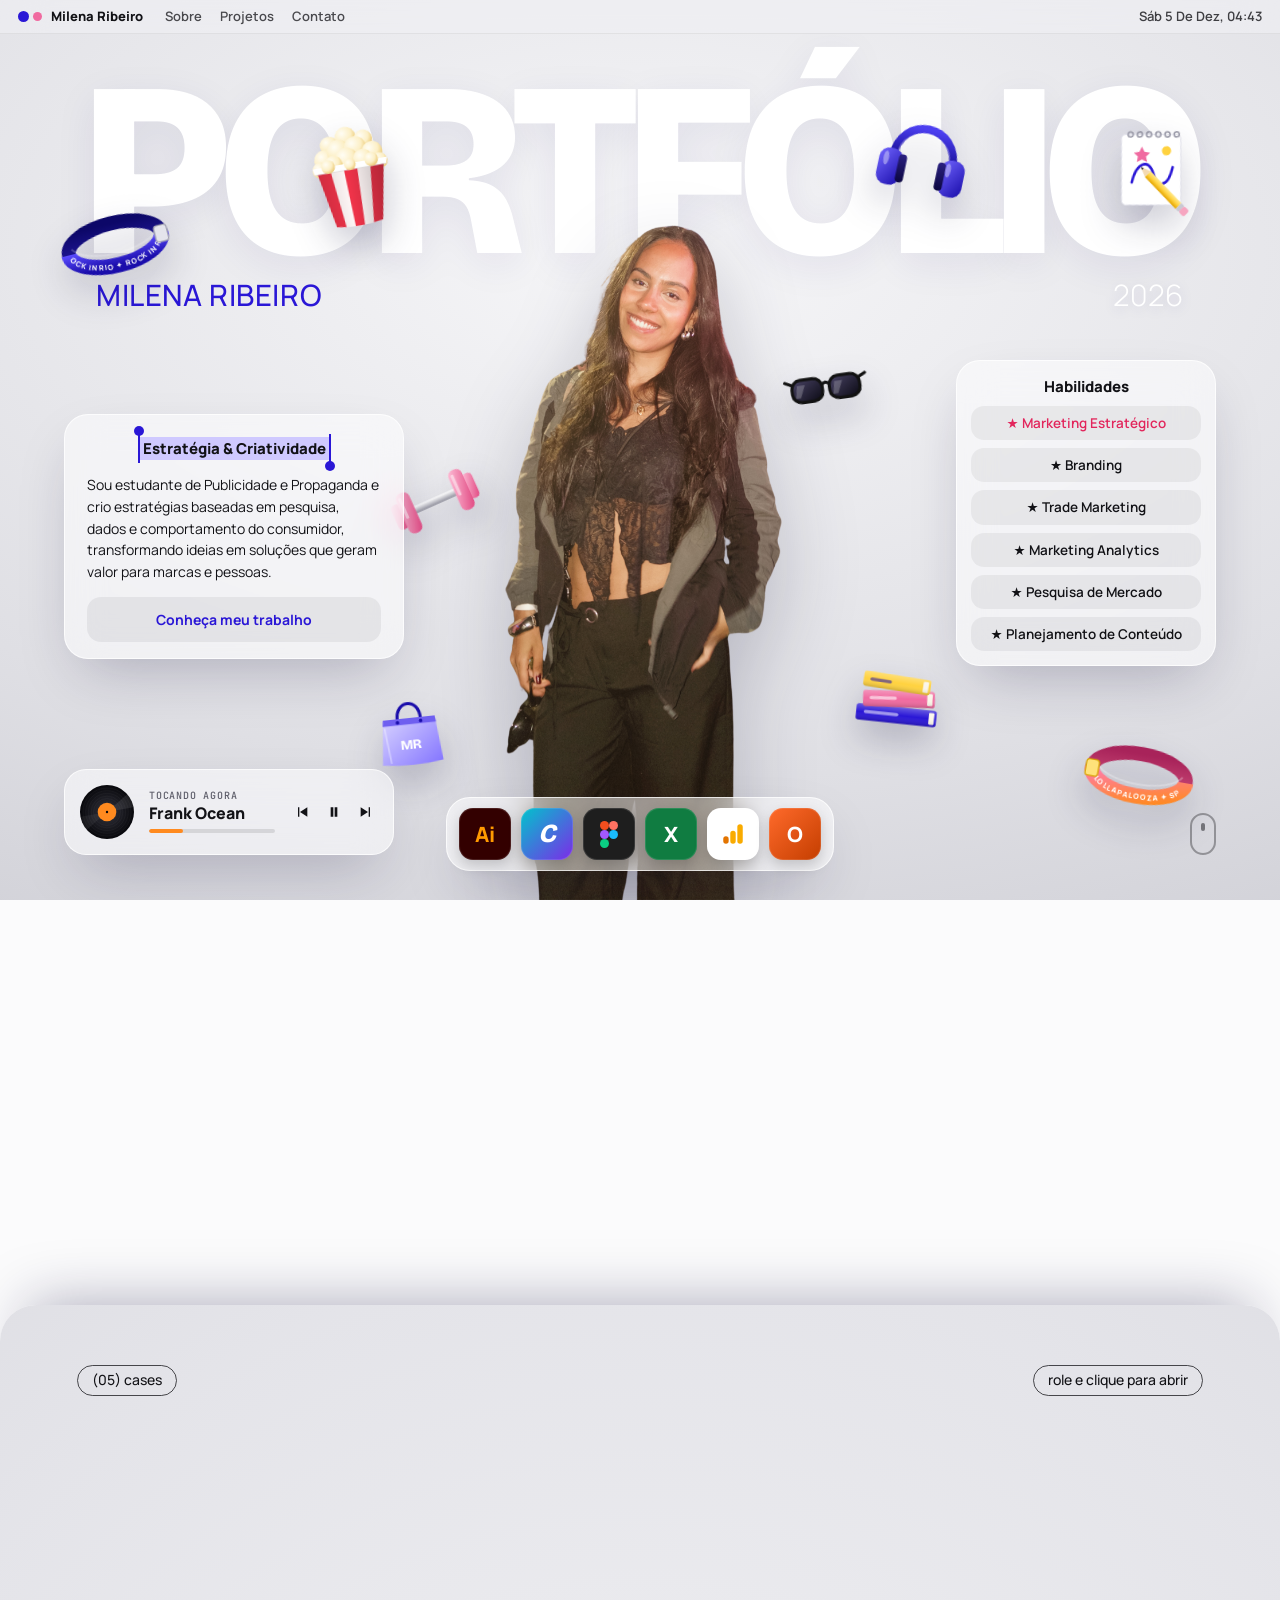
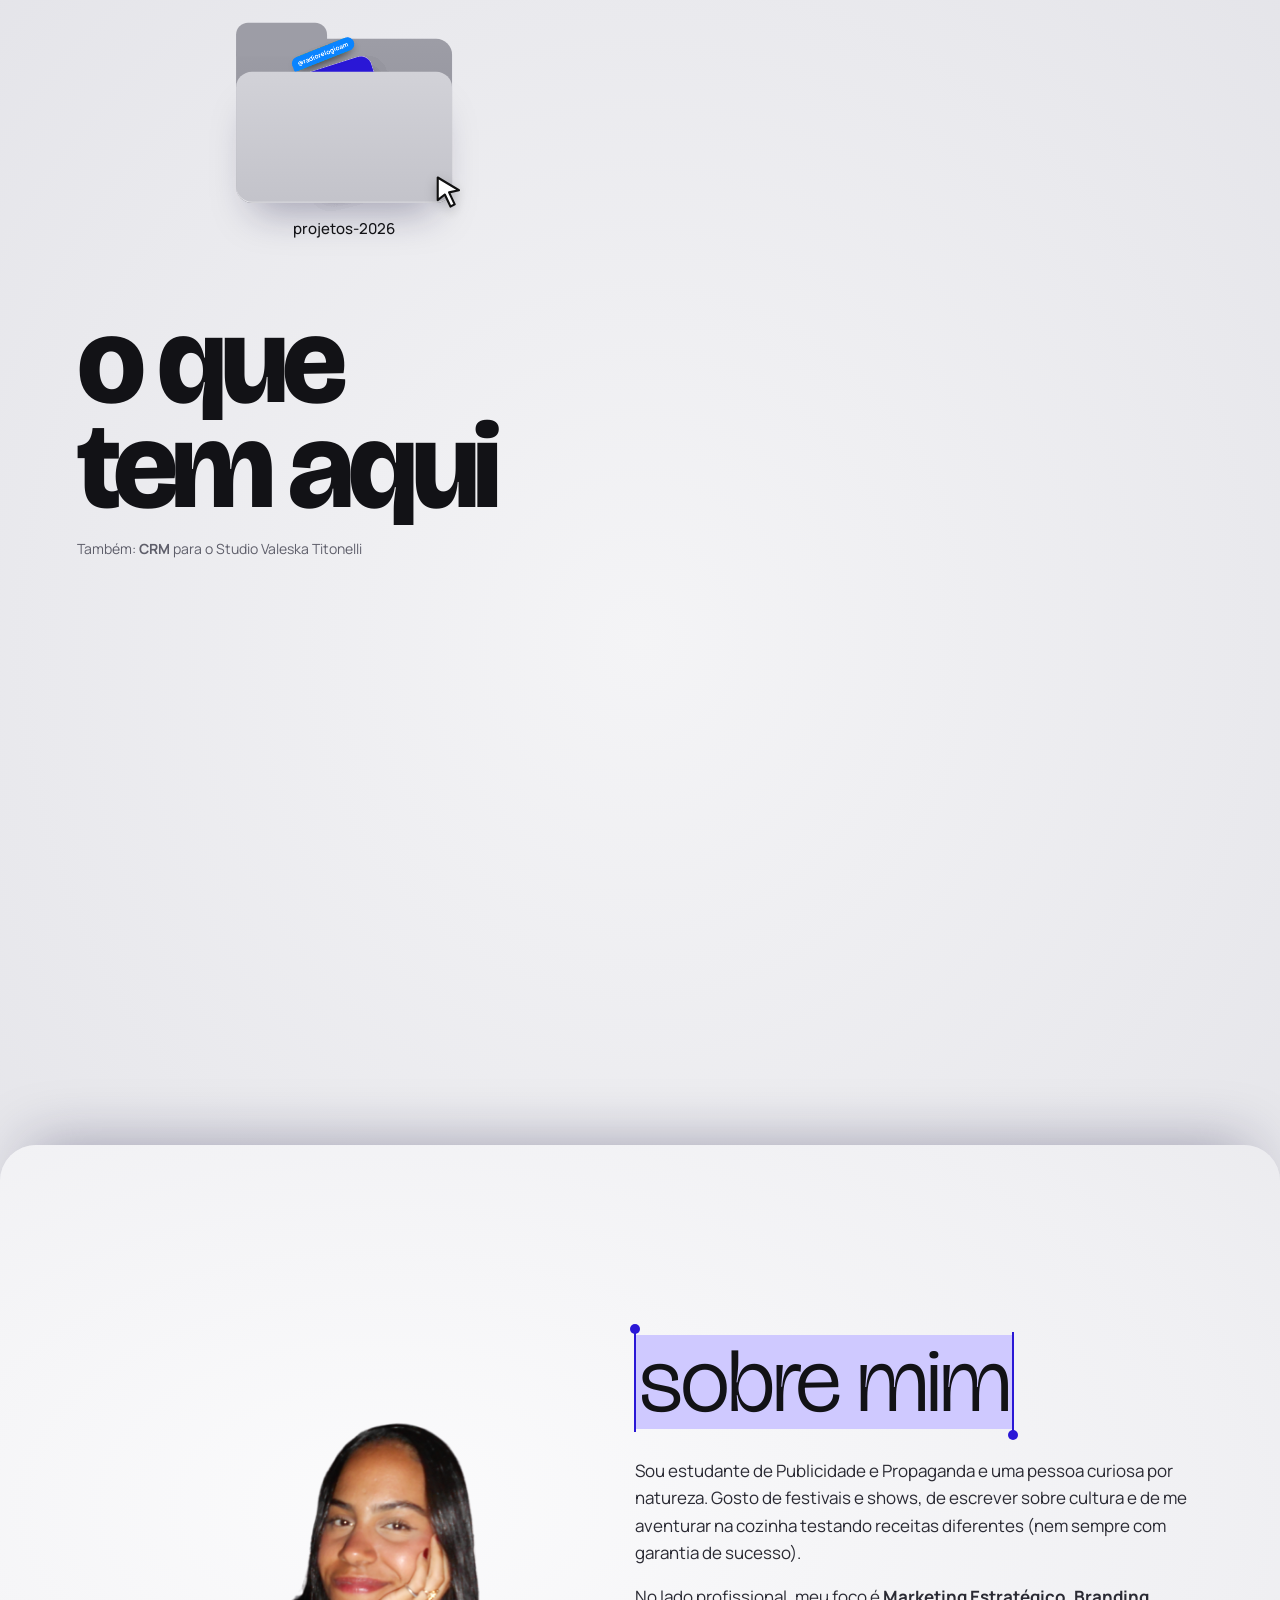
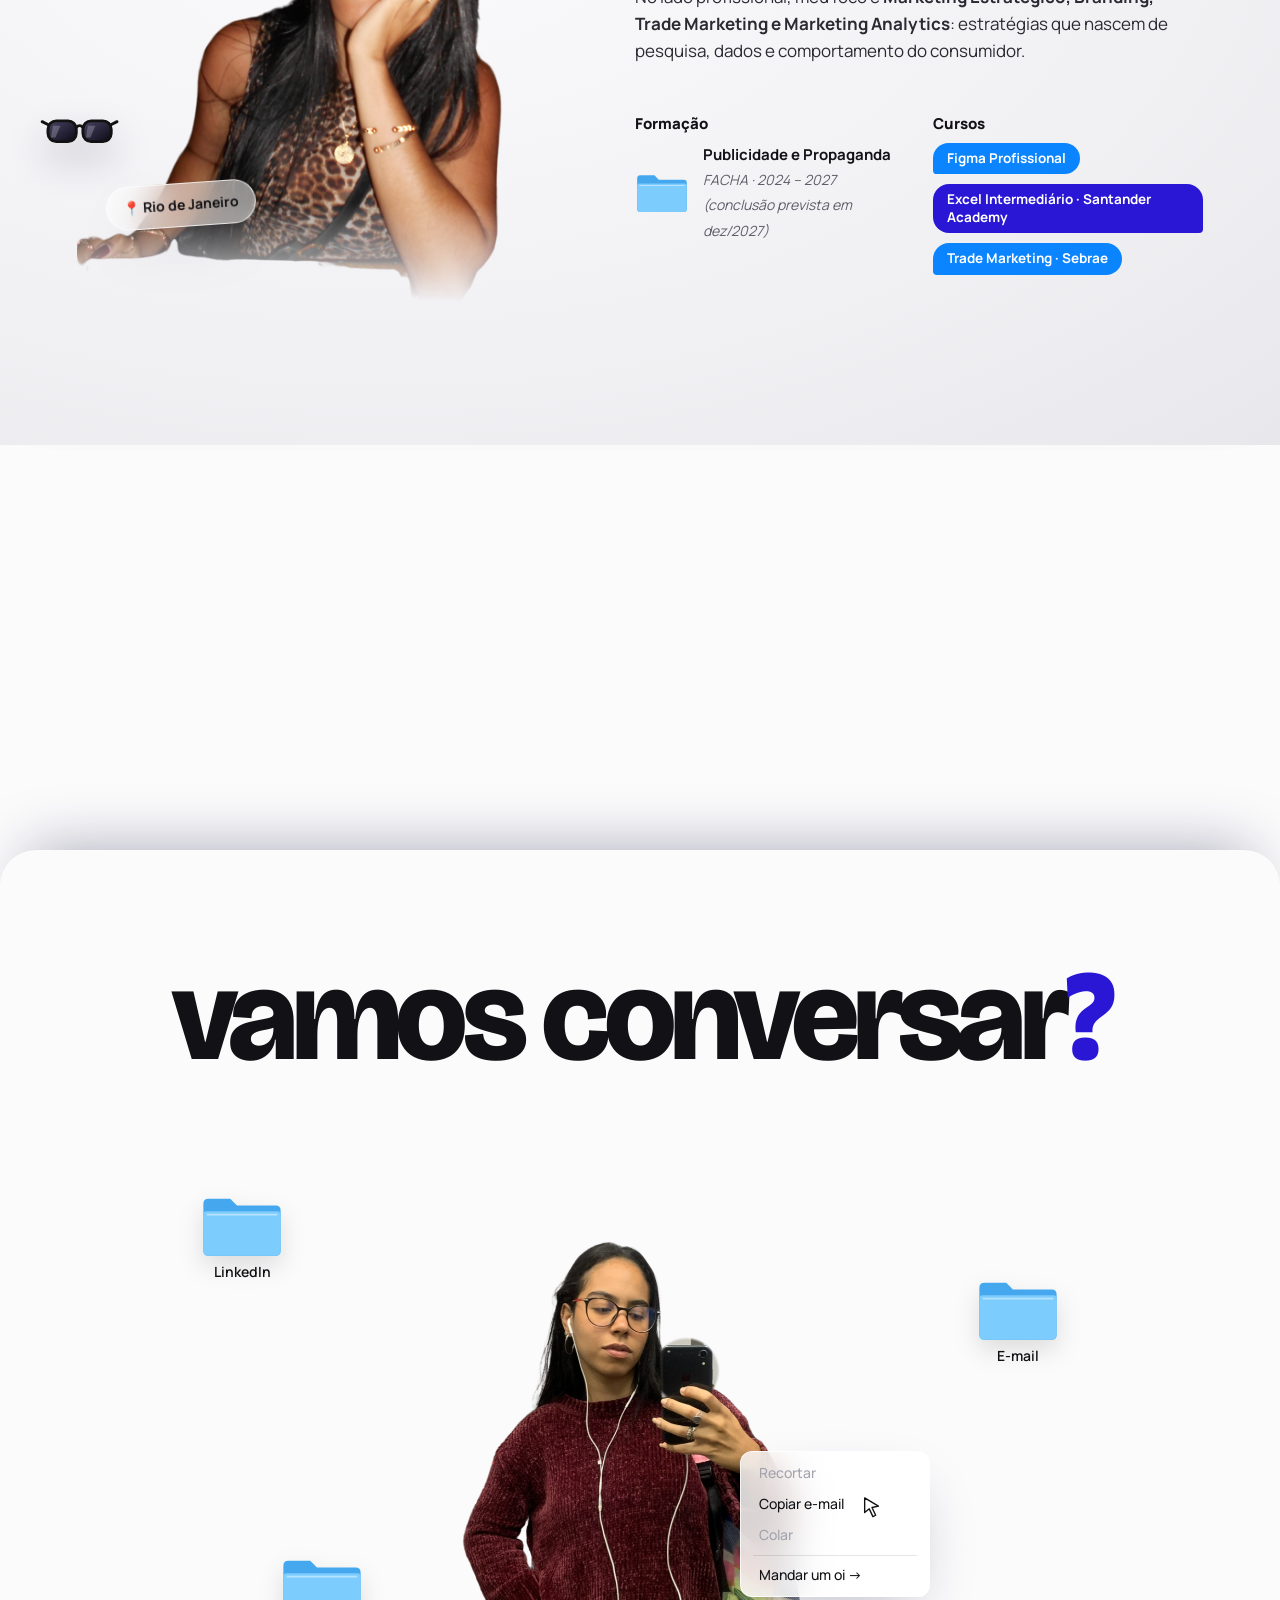
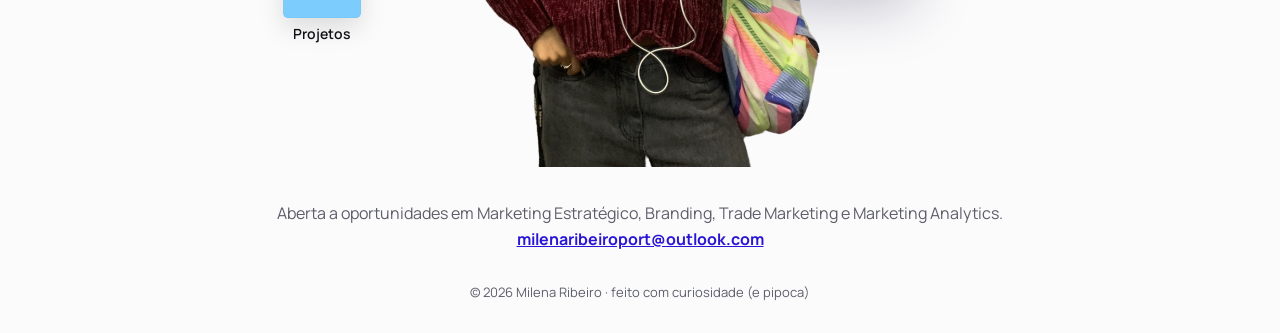
<file: index.html>
<!doctype html>
<html lang="pt-BR">
<head>
<meta charset="utf-8">
<meta name="viewport" content="width=device-width, initial-scale=1">
<title>Milena Ribeiro · Portfólio</title>
<meta name="description" content="Portfólio de Milena Ribeiro: marketing estratégico, branding, trade marketing e marketing analytics.">
<meta property="og:title" content="Milena Ribeiro · Portfólio">
<meta property="og:description" content="Portfólio de Milena Ribeiro: marketing estratégico, branding, trade marketing e marketing analytics.">
<meta property="og:type" content="website">
<meta name="theme-color" content="#e6e6ea">
<link rel="icon" href="data:image/svg+xml,%3Csvg xmlns='http://www.w3.org/2000/svg' viewBox='0 0 32 32'%3E%3Ccircle cx='11' cy='16' r='9' fill='%232a17d6'/%3E%3Ccircle cx='24' cy='16' r='6' fill='%23f06aa0'/%3E%3C/svg%3E">
<link rel="preconnect" href="https://fonts.googleapis.com">
<link rel="preconnect" href="https://fonts.gstatic.com" crossorigin>
<link href="https://fonts.googleapis.com/css2?family=Bricolage+Grotesque:opsz,wght@12..96,300;12..96,500;12..96,800&family=JetBrains+Mono:wght@400;500&family=Manrope:wght@400;500;600;700;800&display=swap" rel="stylesheet">
<link rel="stylesheet" href="styles.css">
</head>
<body>

<!-- ============ OBJETOS 3D (SVG) ============ -->
<svg width="0" height="0" style="position:absolute" aria-hidden="true">
  <defs>
    <!-- pipoca -->
    <linearGradient id="g-pop-shade" x1="0" x2="1"><stop offset="0" stop-color="#000" stop-opacity=".16"/><stop offset=".45" stop-color="#000" stop-opacity="0"/><stop offset="1" stop-color="#000" stop-opacity=".3"/></linearGradient>
    <radialGradient id="g-kernel" cx=".36" cy=".3" r=".8"><stop offset="0" stop-color="#fffdf4"/><stop offset=".55" stop-color="#fcefc6"/><stop offset="1" stop-color="#e7bf5f"/></radialGradient>
    <clipPath id="c-bucket"><path d="M40 82 H160 L141 186 Q100 194 59 186 Z"/></clipPath>
    <!-- pulseiras -->
    <linearGradient id="g-rir" x1="0" y1="0" x2="0" y2="1"><stop offset="0" stop-color="#5a4bff"/><stop offset="1" stop-color="#1a0dab"/></linearGradient>
    <linearGradient id="g-rir-back" x1="0" y1="0" x2="0" y2="1"><stop offset="0" stop-color="#0c0768"/><stop offset="1" stop-color="#2a1fb0"/></linearGradient>
    <linearGradient id="g-lol" x1="0" y1="0" x2="1" y2="1"><stop offset="0" stop-color="#ff7ab0"/><stop offset="1" stop-color="#ff8a1f"/></linearGradient>
    <linearGradient id="g-lol-back" x1="0" y1="0" x2="0" y2="1"><stop offset="0" stop-color="#a8235a"/><stop offset="1" stop-color="#d4567f"/></linearGradient>
    <path id="p-band-text" d="M26 105 A74 33 0 0 0 174 105"/>
    <!-- fone -->
    <linearGradient id="g-hp-band" x1="0" y1="0" x2="0" y2="1"><stop offset="0" stop-color="#4c3ff0"/><stop offset="1" stop-color="#140a8f"/></linearGradient>
    <linearGradient id="g-hp-cup" x1="0" y1="0" x2="1" y2="1"><stop offset="0" stop-color="#7266ff"/><stop offset="1" stop-color="#1a0dab"/></linearGradient>
    <linearGradient id="g-hp-pad" x1="0" y1="0" x2="0" y2="1"><stop offset="0" stop-color="#2a2080"/><stop offset="1" stop-color="#0b0640"/></linearGradient>
    <!-- peso -->
    <linearGradient id="g-db-plate" x1="0" y1="0" x2="1" y2="1"><stop offset="0" stop-color="#ffc2da"/><stop offset="1" stop-color="#e0457f"/></linearGradient>
    <linearGradient id="g-db-bar" x1="0" y1="0" x2="0" y2="1"><stop offset="0" stop-color="#ffffff"/><stop offset="1" stop-color="#8f8f9c"/></linearGradient>
    <!-- livros -->
    <linearGradient id="g-book-shade" x1="0" y1="0" x2="0" y2="1"><stop offset="0" stop-color="#fff" stop-opacity=".28"/><stop offset=".5" stop-color="#fff" stop-opacity="0"/><stop offset="1" stop-color="#000" stop-opacity=".18"/></linearGradient>
    <!-- lápis -->
    <linearGradient id="g-pencil" x1="0" y1="0" x2="0" y2="1"><stop offset="0" stop-color="#ffe98f"/><stop offset=".5" stop-color="#ffd23f"/><stop offset="1" stop-color="#e3a400"/></linearGradient>
    <!-- óculos -->
    <linearGradient id="g-lens" x1="0" y1="0" x2="1" y2="1"><stop offset="0" stop-color="#4a4466"/><stop offset="1" stop-color="#0b0a14"/></linearGradient>
    <!-- sacola -->
    <linearGradient id="g-bag" x1="0" y1="0" x2="1" y2="1"><stop offset="0" stop-color="#d9d4ff"/><stop offset="1" stop-color="#8475ff"/></linearGradient>
    <!-- vinil -->
    <radialGradient id="g-vinyl" cx=".5" cy=".5" r=".5"><stop offset="0" stop-color="#34343e"/><stop offset="1" stop-color="#08080c"/></radialGradient>

    <symbol id="i-popcorn" viewBox="0 0 200 200">
      <g fill="url(#g-kernel)">
        <circle cx="70" cy="44" r="16"/><circle cx="100" cy="34" r="18"/><circle cx="130" cy="42" r="16"/>
        <circle cx="58" cy="68" r="18"/><circle cx="84" cy="56" r="20"/><circle cx="114" cy="54" r="19"/><circle cx="142" cy="66" r="18"/>
        <circle cx="48" cy="84" r="14"/><circle cx="152" cy="84" r="14"/><circle cx="96" cy="72" r="20"/><circle cx="124" cy="76" r="17"/><circle cx="72" cy="78" r="16"/>
      </g>
      <g clip-path="url(#c-bucket)">
        <rect x="30" y="80" width="140" height="120" fill="#fff6f6"/>
        <g fill="#ef3349">
          <polygon points="40,80 64,80 76,190 60,190"/><polygon points="88,80 112,80 108,190 92,190"/><polygon points="136,80 160,80 140,190 124,190"/>
        </g>
        <rect x="30" y="80" width="140" height="120" fill="url(#g-pop-shade)"/>
      </g>
      <path d="M35 80 H165 L163 91 H37 Z" fill="#fff"/>
      <path d="M37 91 H163" stroke="#000" stroke-opacity=".08" stroke-width="2"/>
      <g fill="url(#g-kernel)"><circle cx="62" cy="80" r="12"/><circle cx="138" cy="79" r="12"/><circle cx="100" cy="82" r="10"/></g>
    </symbol>

    <symbol id="i-band-rir" viewBox="0 0 200 200">
      <ellipse cx="100" cy="100" rx="74" ry="33" fill="none" stroke="url(#g-rir-back)" stroke-width="22"/>
      <path d="M26 100 A74 33 0 0 0 174 100" fill="none" stroke="url(#g-rir)" stroke-width="24"/>
      <path d="M32 92 A70 30 0 0 0 168 92" fill="none" stroke="#fff" stroke-opacity=".22" stroke-width="3"/>
      <text font-family="Manrope, sans-serif" font-weight="800" font-size="11.5" fill="#fff" letter-spacing="1.6"><textPath href="#p-band-text" startOffset="50%" text-anchor="middle">ROCK IN RIO ✦ ROCK IN RIO</textPath></text>
      <rect x="164" y="88" width="20" height="26" rx="5" fill="#e4e4ec" stroke="#a4a4b2" stroke-width="2"/>
    </symbol>

    <symbol id="i-band-lol" viewBox="0 0 200 200">
      <ellipse cx="100" cy="100" rx="74" ry="33" fill="none" stroke="url(#g-lol-back)" stroke-width="22"/>
      <path d="M26 100 A74 33 0 0 0 174 100" fill="none" stroke="url(#g-lol)" stroke-width="24"/>
      <path d="M32 92 A70 30 0 0 0 168 92" fill="none" stroke="#fff" stroke-opacity=".28" stroke-width="3"/>
      <text font-family="Manrope, sans-serif" font-weight="800" font-size="11.5" fill="#fff" letter-spacing="1.6"><textPath href="#p-band-text" startOffset="50%" text-anchor="middle">LOLLAPALOOZA ✦ SP</textPath></text>
      <rect x="16" y="88" width="20" height="26" rx="5" fill="#ffe27a" stroke="#d8a400" stroke-width="2"/>
    </symbol>

    <symbol id="i-phones" viewBox="0 0 200 200">
      <path d="M44 120 C44 34 156 34 156 120" fill="none" stroke="url(#g-hp-band)" stroke-width="15" stroke-linecap="round"/>
      <path d="M52 108 C54 52 146 52 148 108" fill="none" stroke="#fff" stroke-opacity=".28" stroke-width="3" stroke-linecap="round"/>
      <rect x="20" y="102" width="44" height="68" rx="19" fill="url(#g-hp-cup)"/>
      <rect x="56" y="110" width="15" height="52" rx="7" fill="url(#g-hp-pad)"/>
      <rect x="136" y="102" width="44" height="68" rx="19" fill="url(#g-hp-cup)"/>
      <rect x="129" y="110" width="15" height="52" rx="7" fill="url(#g-hp-pad)"/>
      <ellipse cx="33" cy="122" rx="5" ry="13" fill="#fff" opacity=".38"/>
      <ellipse cx="149" cy="122" rx="5" ry="13" fill="#fff" opacity=".38"/>
    </symbol>

    <symbol id="i-dumbbell" viewBox="0 0 200 200">
      <rect x="50" y="93" width="100" height="14" rx="7" fill="url(#g-db-bar)"/>
      <rect x="14" y="74" width="20" height="52" rx="9" fill="url(#g-db-plate)"/>
      <rect x="166" y="74" width="20" height="52" rx="9" fill="url(#g-db-plate)"/>
      <rect x="30" y="58" width="28" height="84" rx="12" fill="url(#g-db-plate)"/>
      <rect x="142" y="58" width="28" height="84" rx="12" fill="url(#g-db-plate)"/>
      <rect x="35" y="66" width="6" height="44" rx="3" fill="#fff" opacity=".5"/>
      <rect x="147" y="66" width="6" height="44" rx="3" fill="#fff" opacity=".5"/>
    </symbol>

    <symbol id="i-books" viewBox="0 0 200 200">
      <rect x="26" y="142" width="148" height="30" rx="5" fill="#2a17d6"/>
      <rect x="160" y="146" width="10" height="22" rx="2" fill="#fbf6e9"/>
      <rect x="40" y="153" width="64" height="6" rx="3" fill="#fff" opacity=".55"/>
      <rect x="26" y="142" width="148" height="30" rx="5" fill="url(#g-book-shade)"/>
      <g transform="rotate(-4 100 126)">
        <rect x="36" y="112" width="132" height="30" rx="5" fill="#f06aa0"/>
        <rect x="154" y="116" width="10" height="22" rx="2" fill="#fbf6e9"/>
        <rect x="48" y="123" width="50" height="6" rx="3" fill="#fff" opacity=".6"/>
        <rect x="36" y="112" width="132" height="30" rx="5" fill="url(#g-book-shade)"/>
      </g>
      <g transform="rotate(3 100 96)">
        <rect x="34" y="84" width="124" height="28" rx="5" fill="#ffd23f"/>
        <rect x="144" y="88" width="10" height="20" rx="2" fill="#fbf6e9"/>
        <rect x="46" y="95" width="40" height="6" rx="3" fill="#1a0dab" opacity=".55"/>
        <rect x="34" y="84" width="124" height="28" rx="5" fill="url(#g-book-shade)"/>
      </g>
      <path d="M58 84 C70 60 96 56 112 70 L106 84 Z" fill="#fff" opacity="0"/>
    </symbol>

    <symbol id="i-draw" viewBox="0 0 200 200">
      <g transform="rotate(-8 100 100)">
        <rect x="40" y="34" width="116" height="138" rx="9" fill="#fff" stroke="#e1e1ea" stroke-width="2"/>
        <g fill="none" stroke="#9a9aa8" stroke-width="3"><circle cx="58" cy="34" r="5"/><circle cx="76" cy="34" r="5"/><circle cx="94" cy="34" r="5"/><circle cx="112" cy="34" r="5"/><circle cx="130" cy="34" r="5"/><circle cx="148" cy="34" r="5"/></g>
        <path d="M60 128 C70 86 94 82 102 110 S130 140 140 98" fill="none" stroke="#2a17d6" stroke-width="5" stroke-linecap="round"/>
        <path d="M80 58 l5 10 11 2 -8 7 2 11 -10 -5 -10 5 2 -11 -8 -7 11 -2z" fill="#f06aa0"/>
        <circle cx="128" cy="66" r="9" fill="#ffd23f"/>
      </g>
      <g transform="rotate(38 128 140)">
        <path d="M84 132 L64 140 L84 148 Z" fill="#f3d9b1"/>
        <path d="M70 137.6 L64 140 L70 142.4 Z" fill="#222"/>
        <rect x="84" y="132" width="86" height="16" fill="url(#g-pencil)"/>
        <rect x="170" y="132" width="8" height="16" fill="#c9c9d3"/>
        <rect x="178" y="132" width="14" height="16" rx="4" fill="#f6a5c0"/>
      </g>
    </symbol>

    <symbol id="i-shades" viewBox="0 0 200 200">
      <path d="M26 88 L10 80" stroke="#111" stroke-width="7" stroke-linecap="round"/>
      <path d="M174 88 L190 80" stroke="#111" stroke-width="7" stroke-linecap="round"/>
      <rect x="24" y="78" width="68" height="50" rx="20" fill="url(#g-lens)" stroke="#121212" stroke-width="7"/>
      <rect x="108" y="78" width="68" height="50" rx="20" fill="url(#g-lens)" stroke="#121212" stroke-width="7"/>
      <path d="M92 94 Q100 85 108 94" fill="none" stroke="#121212" stroke-width="7" stroke-linecap="round"/>
      <path d="M36 90 L54 90 L42 118 L31 118 Z" fill="#fff" opacity=".22"/>
      <path d="M120 90 L138 90 L126 118 L115 118 Z" fill="#fff" opacity=".22"/>
    </symbol>

    <symbol id="i-bag" viewBox="0 0 200 200">
      <path d="M74 78 C74 32 126 32 126 78" fill="none" stroke="#1a0dab" stroke-width="7" stroke-linecap="round"/>
      <path d="M42 76 H158 L168 176 Q100 186 32 176 Z" fill="url(#g-bag)"/>
      <path d="M42 76 H158 L160 90 H40 Z" fill="#6f5ff0"/>
      <circle cx="74" cy="84" r="4" fill="#1a0dab"/><circle cx="126" cy="84" r="4" fill="#1a0dab"/>
      <text x="100" y="146" text-anchor="middle" font-family="Bricolage Grotesque, sans-serif" font-weight="800" font-size="30" fill="#fff">MR</text>
      <path d="M44 96 L52 172" stroke="#fff" stroke-opacity=".35" stroke-width="4" stroke-linecap="round"/>
    </symbol>

    <symbol id="i-vinyl" viewBox="0 0 200 200">
      <circle cx="100" cy="100" r="90" fill="url(#g-vinyl)"/>
      <g fill="none" stroke="#fff" stroke-opacity=".07" stroke-width="1.5"><circle cx="100" cy="100" r="80"/><circle cx="100" cy="100" r="71"/><circle cx="100" cy="100" r="62"/><circle cx="100" cy="100" r="53"/><circle cx="100" cy="100" r="45"/></g>
      <path d="M100 100 L168 40 A90 90 0 0 1 188 84 Z" fill="#fff" opacity=".09"/>
      <path d="M100 100 L32 160 A90 90 0 0 1 12 116 Z" fill="#fff" opacity=".06"/>
      <circle cx="100" cy="100" r="31" fill="var(--lbl, #f06aa0)"/>
      <circle cx="100" cy="100" r="4" fill="#08080c"/>
    </symbol>

    <linearGradient id="g-rose" x1="0" y1="0" x2="1" y2="1"><stop offset="0" stop-color="#ffd6cf"/><stop offset="1" stop-color="#f2766c"/></linearGradient>
    <linearGradient id="g-flute-glass" x1="0" y1="0" x2="1" y2="0"><stop offset="0" stop-color="#ffffff" stop-opacity=".9"/><stop offset="1" stop-color="#d9d6e8" stop-opacity=".7"/></linearGradient>
    <symbol id="i-flute" viewBox="0 0 200 200">
      <path d="M68 14 H132 L126 104 Q100 128 74 104 Z" fill="url(#g-flute-glass)" stroke="#c9c4dc" stroke-width="3"/>
      <path d="M71 50 H129 L126 104 Q100 128 74 104 Z" fill="url(#g-rose)"/>
      <circle cx="92" cy="72" r="3.5" fill="#fff" opacity=".8"/><circle cx="108" cy="88" r="2.5" fill="#fff" opacity=".8"/>
      <path d="M78 22 L82 96" stroke="#fff" stroke-width="5" stroke-linecap="round" opacity=".7"/>
      <rect x="96" y="118" width="8" height="54" rx="3" fill="#e4e0f0"/>
      <ellipse cx="100" cy="174" rx="34" ry="8" fill="#e4e0f0" stroke="#c9c4dc" stroke-width="2"/>
    </symbol>

    <symbol id="i-folder" viewBox="0 0 100 80">
      <path d="M4 14 Q4 8 10 8 H36 L44 16 H90 Q96 16 96 22 V70 Q96 76 90 76 H10 Q4 76 4 70 Z" fill="#45a8ee"/>
      <path d="M4 27 Q4 23 8 23 H92 Q96 23 96 27 V70 Q96 76 90 76 H10 Q4 76 4 70 Z" fill="#7cccfd"/>
      <path d="M8 27 H92" stroke="#fff" stroke-opacity=".45" stroke-width="2"/>
    </symbol>
  </defs>
</svg>

<!-- ============ BARRA DE MENU ============ -->
<header class="menubar">
  <a class="brand" href="#topo"><span class="brand-dot"></span>Milena Ribeiro</a>
  <nav>
    <a href="#sobre">Sobre</a>
    <a href="#projetos">Projetos</a>
    <a href="#contato">Contato</a>
  </nav>
  <time id="clock" aria-hidden="true"></time>
</header>

<main id="topo">

<!-- ============ HERO ============ -->
<section class="hero stack" id="hero">
  <div class="hero-stage">
    <div class="hero-head" data-parallax="title">
      <h1 class="hero-title">PORTFÓLIO</h1>
      <div class="hero-sub"><span>MILENA RIBEIRO</span><span>2026</span></div>
    </div>

    <figure class="hero-photo"><img src="img/milena-capa.png" alt="Milena Ribeiro sorrindo, de jaqueta, no Rock in Rio" data-parallax="photo"></figure>

    <!-- objetos da personalidade -->
    <div class="objects" aria-hidden="true">
      <div class="obj" data-depth="1.4" data-label="Pipoca: filmes e séries" style="--x:23%;--y:13%;--s:clamp(84px,9vw,140px);--r:-10deg"><div class="float"><svg viewBox="0 0 200 200"><use href="#i-popcorn"/></svg></div></div>
      <div class="obj" data-depth="0.9" data-label="Rock in Rio" style="--x:4%;--y:20%;--s:clamp(96px,10vw,160px);--r:-14deg"><div class="float" style="--d:-1.2s"><svg viewBox="0 0 200 200"><use href="#i-band-rir"/></svg></div></div>
      <div class="obj" data-depth="1.6" data-label="Fone sempre no ouvido" style="--x:68%;--y:11%;--s:clamp(84px,8.5vw,136px);--r:12deg"><div class="float" style="--d:-2.4s"><svg viewBox="0 0 200 200"><use href="#i-phones"/></svg></div></div>
      <div class="obj m-hide" data-depth="1.1" data-label="Desenhos" style="--x:86%;--y:13%;--s:clamp(84px,8vw,128px);--r:8deg"><div class="float" style="--d:-0.6s"><svg viewBox="0 0 200 200"><use href="#i-draw"/></svg></div></div>
      <div class="obj" data-depth="2" data-label="Moda: óculos escuros" style="--x:61%;--y:38%;--s:clamp(70px,7vw,112px);--r:-8deg"><div class="float" style="--d:-3s"><svg viewBox="0 0 200 200"><use href="#i-shades"/></svg></div></div>
      <div class="obj" data-depth="1.3" data-label="Academia" style="--x:30%;--y:50%;--s:clamp(80px,8vw,128px);--r:-24deg"><div class="float" style="--d:-1.8s"><svg viewBox="0 0 200 200"><use href="#i-dumbbell"/></svg></div></div>
      <div class="obj m-hide" data-depth="0.8" data-label="Livros" style="--x:66%;--y:70%;--s:clamp(84px,8.5vw,136px);--r:6deg"><div class="float" style="--d:-2.8s"><svg viewBox="0 0 200 200"><use href="#i-books"/></svg></div></div>
      <div class="obj" data-depth="1.2" data-label="Lollapalooza" style="--x:84%;--y:79%;--s:clamp(96px,10vw,160px);--r:10deg"><div class="float" style="--d:-0.9s"><svg viewBox="0 0 200 200"><use href="#i-band-lol"/></svg></div></div>
      <div class="obj m-hide" data-depth="1.7" data-label="Moda" style="--x:28.5%;--y:76%;--s:clamp(72px,7vw,112px);--r:-6deg"><div class="float" style="--d:-2.1s"><svg viewBox="0 0 200 200"><use href="#i-bag"/></svg></div></div>
    </div>
  </div>

  <div class="hero-ui">
    <article class="glass card-profile" data-parallax="ui">
      <p class="sel-title"><span class="sel">Estratégia &amp; Criatividade<i class="h h1"></i><i class="h h2"></i></span></p>
      <p>Sou estudante de Publicidade e Propaganda e crio estratégias baseadas em pesquisa, dados e comportamento do consumidor, transformando ideias em soluções que geram valor para marcas e pessoas.</p>
      <a class="btn-soft" href="#projetos">Conheça meu trabalho</a>
    </article>

    <article class="glass card-skills" data-parallax="ui">
      <h2>Habilidades</h2>
      <ul>
        <li class="hot">Marketing Estratégico</li>
        <li>Branding</li>
        <li>Trade Marketing</li>
        <li>Marketing Analytics</li>
        <li>Pesquisa de Mercado</li>
        <li>Planejamento de Conteúdo</li>
      </ul>
    </article>

    <article class="glass music" id="music" data-parallax="ui" aria-label="O que eu ando ouvindo">
      <svg class="disc" viewBox="0 0 200 200" aria-hidden="true"><use href="#i-vinyl"/></svg>
      <div class="music-info">
        <small>TOCANDO AGORA</small>
        <strong id="artist">Frank Ocean</strong>
        <span class="music-bar"><i></i></span>
      </div>
      <div class="music-ctrl">
        <button id="prev" aria-label="Artista anterior"><svg viewBox="0 0 24 24"><path d="M6 5h2v14H6zM20 5v14L9 12z"/></svg></button>
        <button id="play" aria-label="Pausar"><svg viewBox="0 0 24 24" class="i-pause"><path d="M7 5h4v14H7zM13 5h4v14h-4z"/></svg><svg viewBox="0 0 24 24" class="i-play"><path d="M7 4v16l13-8z"/></svg></button>
        <button id="next" aria-label="Próximo artista"><svg viewBox="0 0 24 24"><path d="M16 5h2v14h-2zM4 5v14l11-7z"/></svg></button>
      </div>
    </article>

    <nav class="dock glass" aria-label="Ferramentas">
      <span class="app" style="--bg:#330000;--fg:#ff9a00" data-name="Illustrator">Ai</span>
      <span class="app" style="--bg:linear-gradient(135deg,#00c4cc,#7d2ae8);--fg:#fff" data-name="Canva"><em>C</em></span>
      <span class="app" style="--bg:#1e1e1e" data-name="Figma"><svg viewBox="0 0 24 36" width="18"><circle cx="6" cy="6" r="6" fill="#f24e1e"/><circle cx="18" cy="6" r="6" fill="#ff7262"/><circle cx="6" cy="18" r="6" fill="#a259ff"/><circle cx="18" cy="18" r="6" fill="#1abcfe"/><circle cx="6" cy="30" r="6" fill="#0acf83"/></svg></span>
      <span class="app" style="--bg:#107c41;--fg:#fff" data-name="Excel">X</span>
      <span class="app" style="--bg:#fff" data-name="Analytics"><svg viewBox="0 0 24 24" width="26"><rect x="3" y="14" width="5" height="7" rx="2.5" fill="#e37400"/><rect x="9.5" y="9" width="5" height="12" rx="2.5" fill="#f9ab00"/><rect x="16" y="3" width="5" height="18" rx="2.5" fill="#f9ab00"/></svg></span>
      <span class="app" style="--bg:linear-gradient(135deg,#ff6a2b,#c43e00);--fg:#fff" data-name="Office">O</span>
    </nav>
  </div>

  <a class="scroll-hint" href="#projetos" aria-label="Rolar para baixo"><span></span></a>
</section>

<!-- ============ PROJETOS (pasta) ============ -->
<section class="folio panel" id="projetos">
  <div class="folio-stage" id="folio-stage">
    <span class="tag-pill tp-left">(05) cases</span>
    <span class="tag-pill tp-right">role e clique para abrir</span>

    <div class="big-folder" id="big-folder" aria-hidden="true">
      <span class="bf-back"></span>
    </div>

    <div class="fcards" id="fcards">
      <a class="fcard" href="radio-relogio.html" style="--c:#2a17d6;--fg:#fff">
        <span class="fc-in">
          <span class="tag-bubble" style="--b:#0a84ff">@radiorelogioam</span>
          <span class="fc-num">(01)</span>
          <svg viewBox="0 0 200 200"><use href="#i-phones"/></svg>
          <span class="fc-chip">29× visualizações</span>
          <span class="fc-cat">Estratégia digital</span>
          <b>Rádio Relógio</b>
        </span>
      </a>
      <a class="fcard" href="lets-talk-about.html" style="--c:#ffc2da">
        <span class="fc-in">
          <span class="tag-bubble" style="--b:#34c759">@letstalkabout</span>
          <span class="fc-num">(02)</span>
          <svg viewBox="0 0 200 200"><use href="#i-popcorn"/></svg>
          <span class="fc-cat">Conteúdo &amp; cultura</span>
          <b>Let's Talk About</b>
        </span>
      </a>
      <a class="fcard" href="salt-protein.html" style="--c:#c6efa6">
        <span class="fc-in">
          <span class="fc-num">(03)</span>
          <svg viewBox="0 0 200 200"><use href="#i-dumbbell"/></svg>
          <span class="fc-cat">Branding &amp; pesquisa</span>
          <b>Salt Protein</b>
        </span>
      </a>
      <a class="fcard" href="modaclick.html" style="--c:#d9d4ff">
        <span class="fc-in">
          <span class="fc-num">(04)</span>
          <svg viewBox="0 0 200 200"><use href="#i-bag"/></svg>
          <span class="fc-cat">Marketing analytics</span>
          <b>ModaClick</b>
        </span>
      </a>
      <a class="fcard" href="brutal-fruit.html" style="--c:#ff8f87;--fg:#fff">
        <span class="fc-in">
          <span class="tag-bubble" style="--b:#e8433f">× Zona Sul</span>
          <span class="fc-num">(05)</span>
          <svg viewBox="0 0 200 200"><use href="#i-flute"/></svg>
          <span class="fc-cat">Trade marketing &amp; varejo</span>
          <b>Brutal Fruit</b>
        </span>
      </a>
      <span class="fcard ghost" aria-hidden="true"></span>
      <span class="fcard ghost" aria-hidden="true"></span>
      <span class="fcard ghost" aria-hidden="true"></span>
    </div>

    <div class="bf-front" id="bf-front" aria-hidden="true">
      <span class="bf-label">projetos-2026</span>
      <svg class="bf-cursor" viewBox="0 0 24 24"><path d="M4 2l15 9-7 1.5L16 21l-3 1.5-4-8.5L4 18z" fill="#fff" stroke="#111" stroke-width="1.5" stroke-linejoin="round"/></svg>
    </div>

    <div class="folio-text">
      <h2 class="folio-title">o que<br>tem aqui</h2>
      <p class="more">Também: <strong>CRM</strong> para o Studio Valeska Titonelli</p>
    </div>
  </div>
</section>

<!-- ============ SOBRE ============ -->
<section class="about stack panel" id="sobre">
  <div class="about-objs" aria-hidden="true">
    <svg class="ao ao1" data-speed="-.18" viewBox="0 0 200 200"><use href="#i-books"/></svg>
    <svg class="ao ao2" data-speed=".12" viewBox="0 0 200 200"><use href="#i-draw"/></svg>
    <svg class="ao ao3" data-speed="-.08" viewBox="0 0 200 200"><use href="#i-shades"/></svg>
  </div>
  <div class="about-photo reveal from-left">
    <img src="img/milena-sobre.png" alt="Milena com a mão no queixo, sorrindo">
    <span class="sticker glass">📍 Rio de Janeiro</span>
  </div>
  <div class="about-text">
    <h2 class="big-sel reveal"><span class="sel">sobre mim<i class="h h1"></i><i class="h h2"></i></span></h2>
    <p class="reveal">Sou estudante de Publicidade e Propaganda e uma pessoa curiosa por natureza. Gosto de festivais e shows, de escrever sobre cultura e de me aventurar na cozinha testando receitas diferentes (nem sempre com garantia de sucesso).</p>
    <p class="reveal">No lado profissional, meu foco é <strong>Marketing Estratégico, Branding, Trade Marketing e Marketing Analytics</strong>: estratégias que nascem de pesquisa, dados e comportamento do consumidor.</p>

    <div class="about-cols">
      <div>
        <h3 class="reveal">Formação</h3>
        <div class="folder-row reveal">
          <svg viewBox="0 0 100 80" class="folder-ico"><use href="#i-folder"/></svg>
          <div><strong>Publicidade e Propaganda</strong><span>FACHA · 2024 – 2027 (conclusão prevista em dez/2027)</span></div>
        </div>
      </div>
      <div>
        <h3 class="reveal">Cursos</h3>
        <div class="bubbles pop reveal">
          <span class="bubble">Figma Profissional</span>
          <span class="bubble alt">Excel Intermediário · Santander Academy</span>
          <span class="bubble">Trade Marketing · Sebrae</span>
        </div>
      </div>
    </div>
  </div>
</section>

<!-- ============ CONTATO ============ -->
<section class="contact panel" id="contato">
  <h2 class="contact-title reveal">vamos conversar<span>?</span></h2>
  <div class="contact-stage">
    <img class="contact-photo" src="img/milena-contato.png" alt="Milena de óculos e casaco vinho, tirando selfie no espelho">
    <a class="folder f1" href="https://www.linkedin.com/in/milenaribeiro7" target="_blank" rel="noopener"><svg viewBox="0 0 100 80"><use href="#i-folder"/></svg><span>LinkedIn</span></a>
    <a class="folder f2" href="mailto:milenaribeiroport@outlook.com"><svg viewBox="0 0 100 80"><use href="#i-folder"/></svg><span>E-mail</span></a>
    <a class="folder f3" href="#projetos"><svg viewBox="0 0 100 80"><use href="#i-folder"/></svg><span>Projetos</span></a>
    <div class="ctx glass" role="menu">
      <button disabled>Recortar</button>
      <button id="copy-email" role="menuitem">Copiar e-mail</button>
      <button disabled>Colar</button>
      <hr>
      <a href="mailto:milenaribeiroport@outlook.com" role="menuitem">Mandar um oi →</a>
      <svg class="cursor" viewBox="0 0 24 24" aria-hidden="true"><path d="M4 2l15 9-7 1.5L16 21l-3 1.5-4-8.5L4 18z" fill="#fff" stroke="#111" stroke-width="1.5" stroke-linejoin="round"/></svg>
    </div>
  </div>
  <p class="contact-line">Aberta a oportunidades em Marketing Estratégico, Branding, Trade Marketing e Marketing Analytics.<br><a href="mailto:milenaribeiroport@outlook.com">milenaribeiroport@outlook.com</a></p>
  <footer class="foot">© 2026 Milena Ribeiro · feito com curiosidade (e pipoca)</footer>
</section>

</main>

<div class="toast" id="toast" role="status" aria-live="polite"></div>

<script src="main.js"></script>
<script src="flow.js"></script>
</body>
</html>
</file>
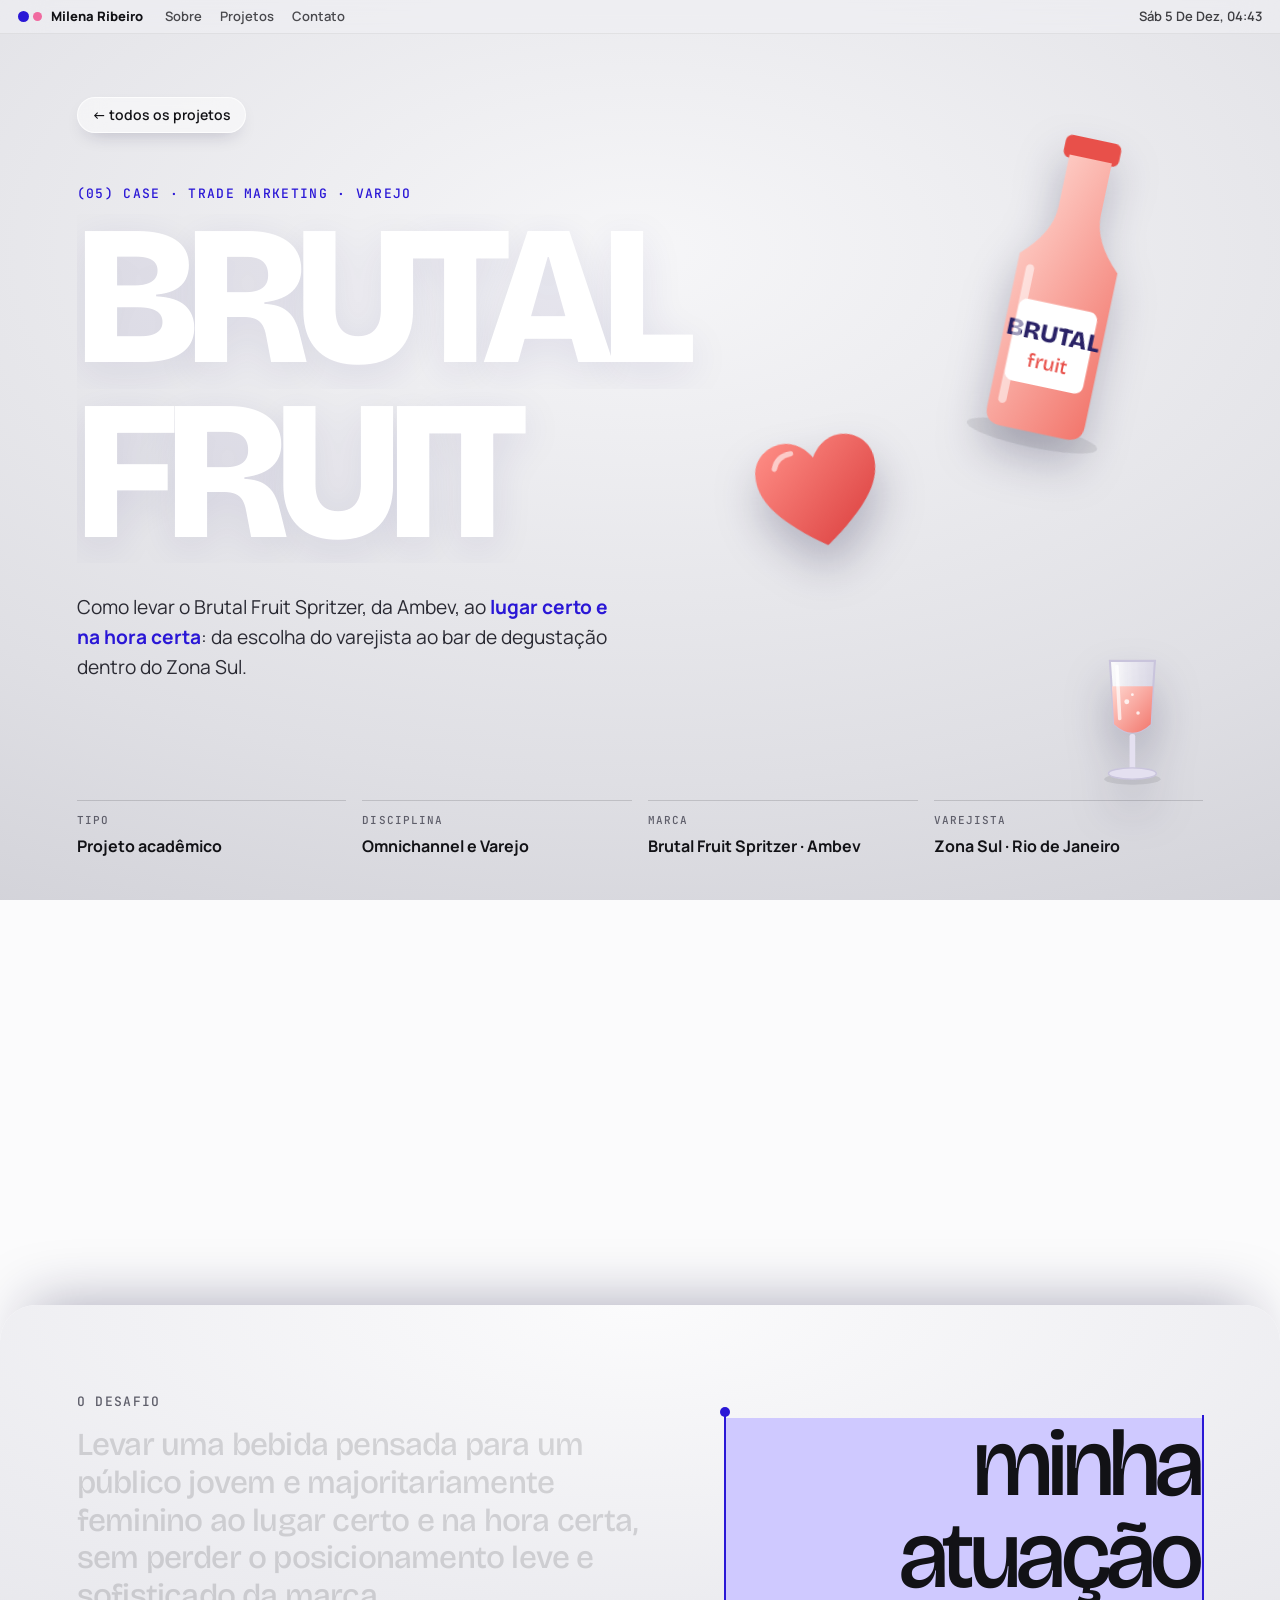
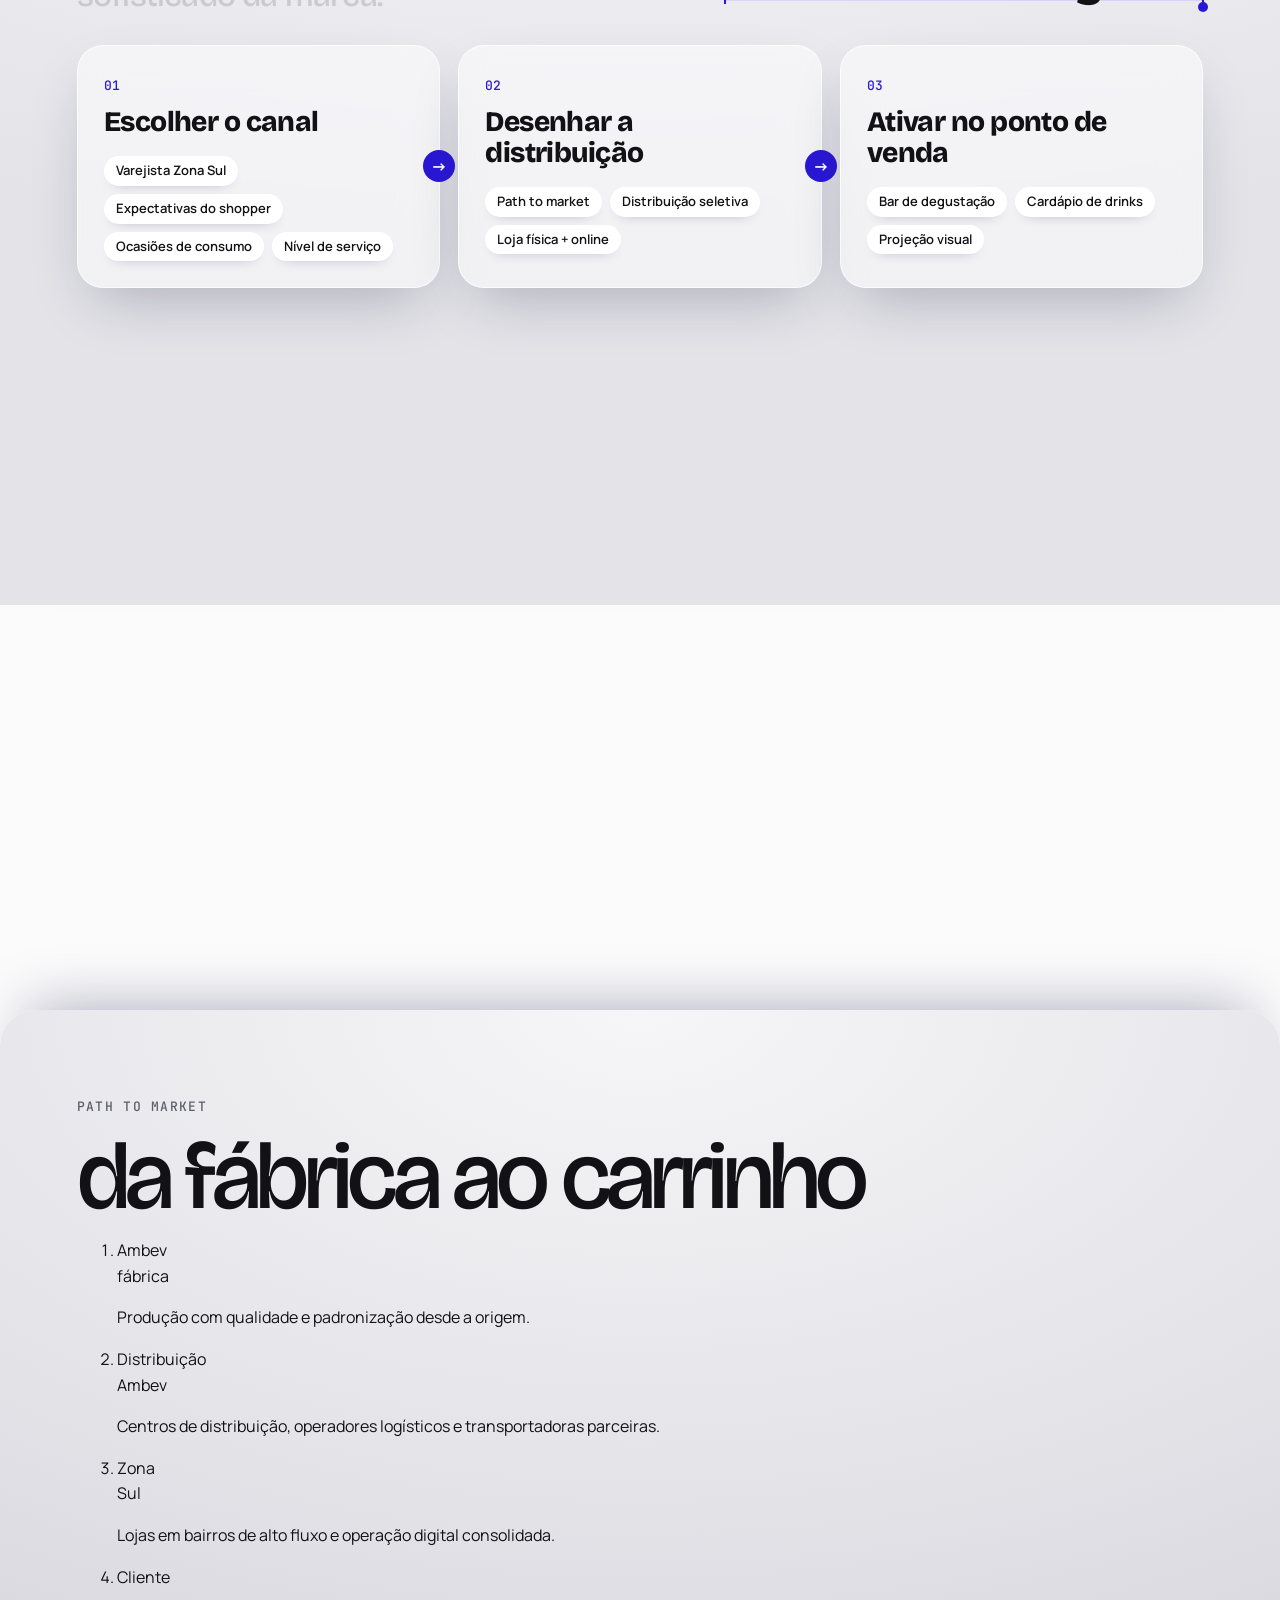
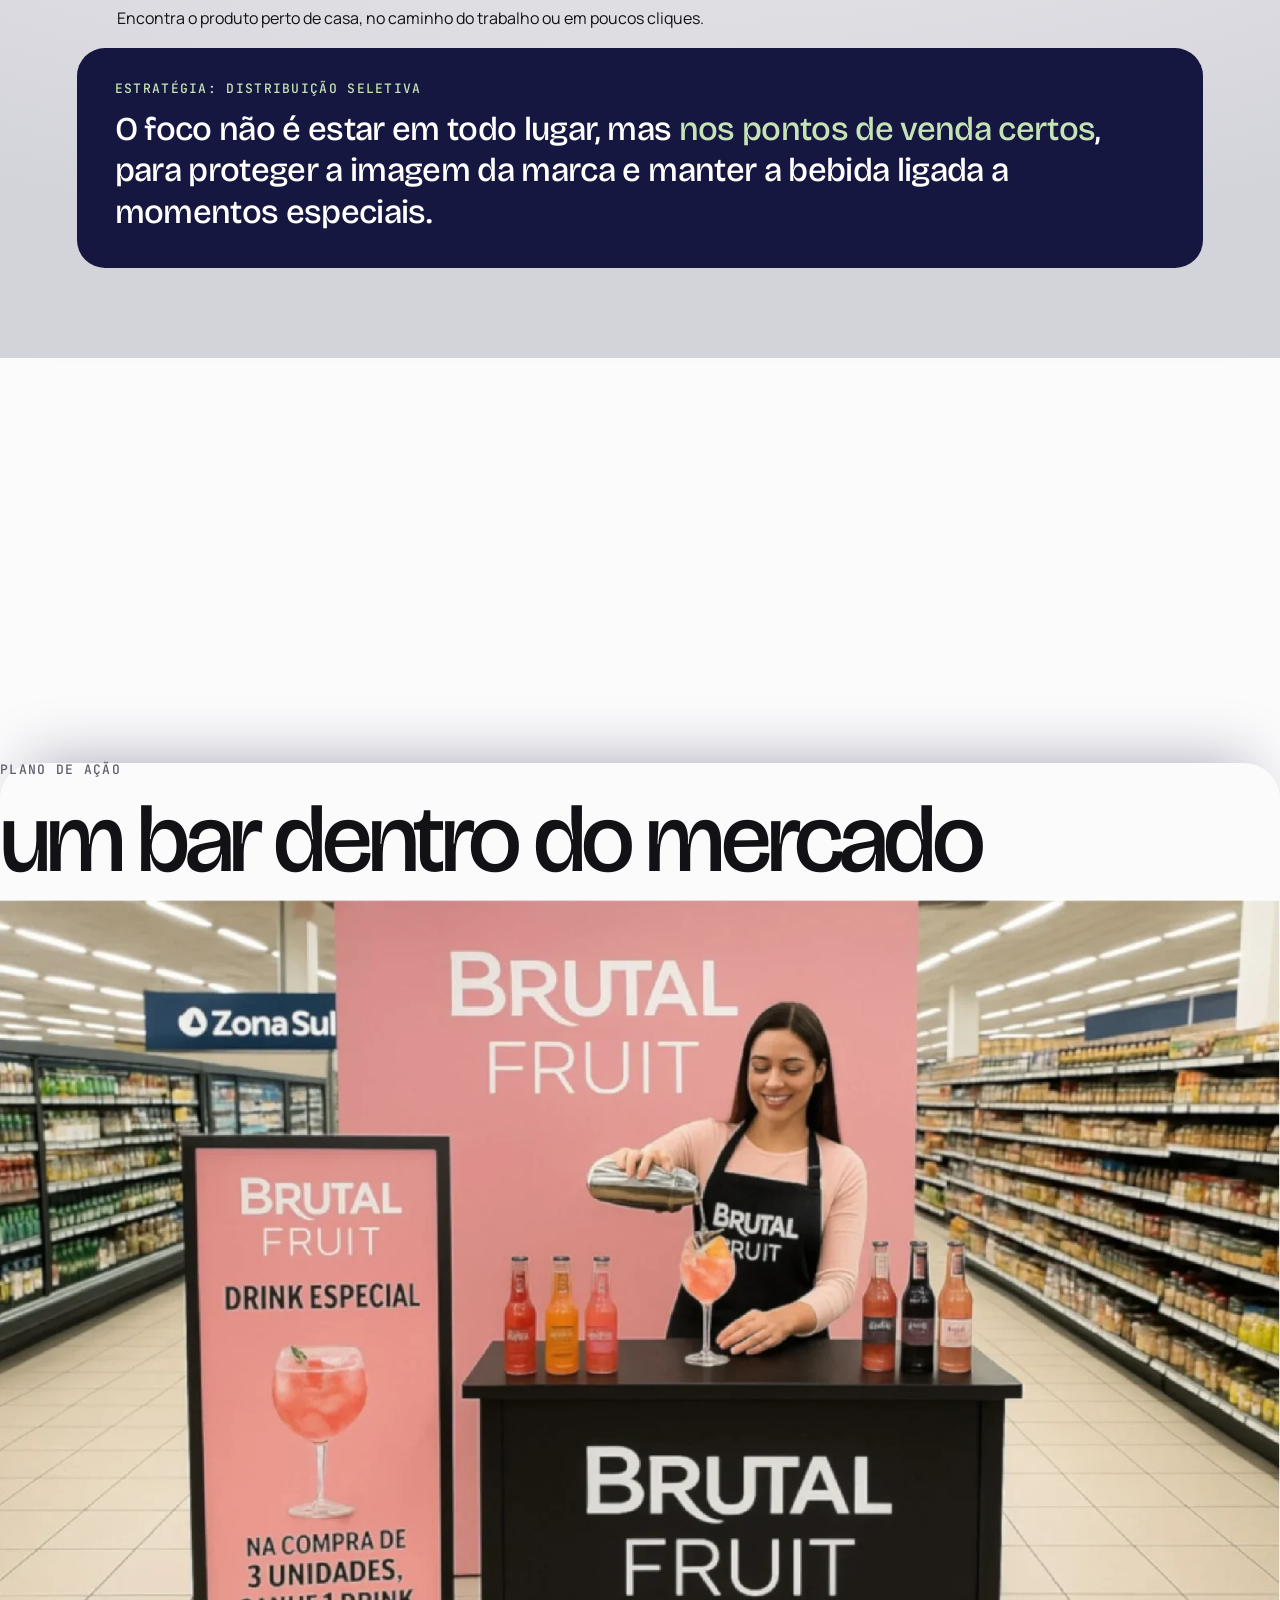
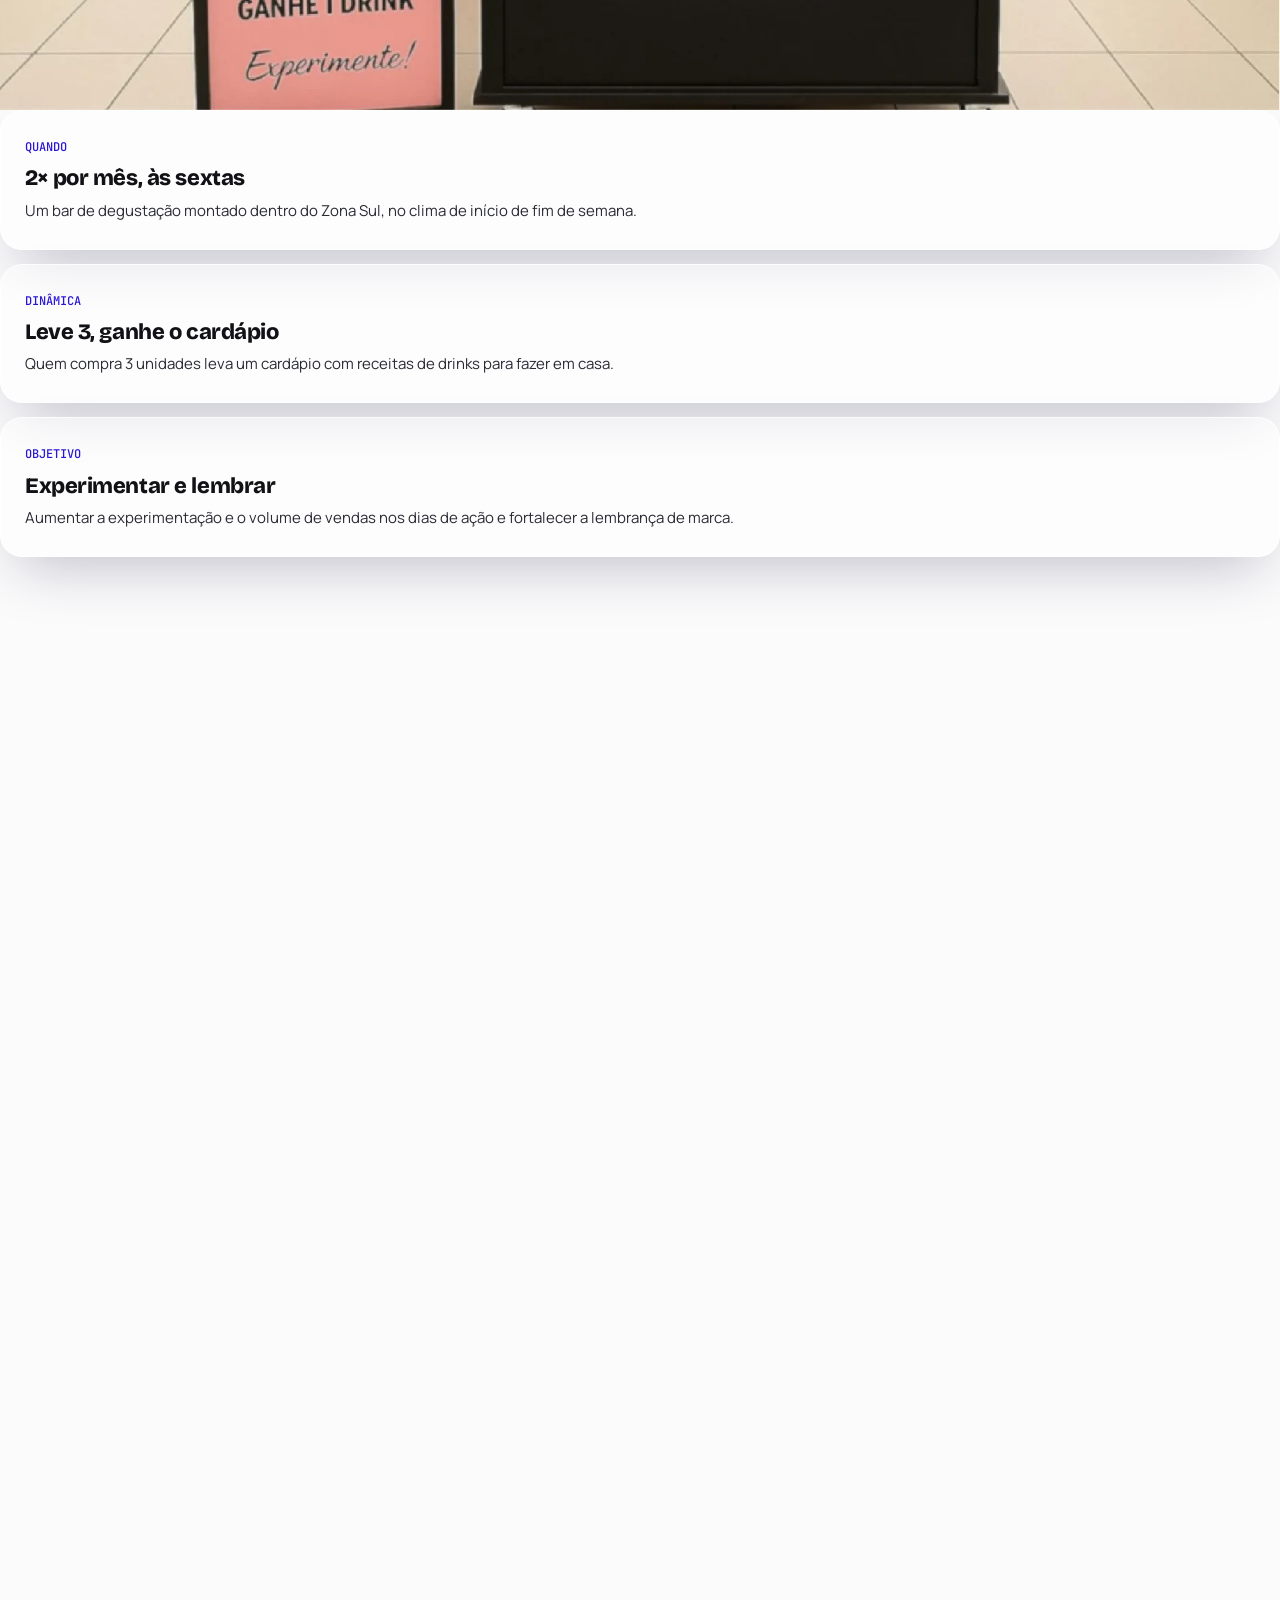
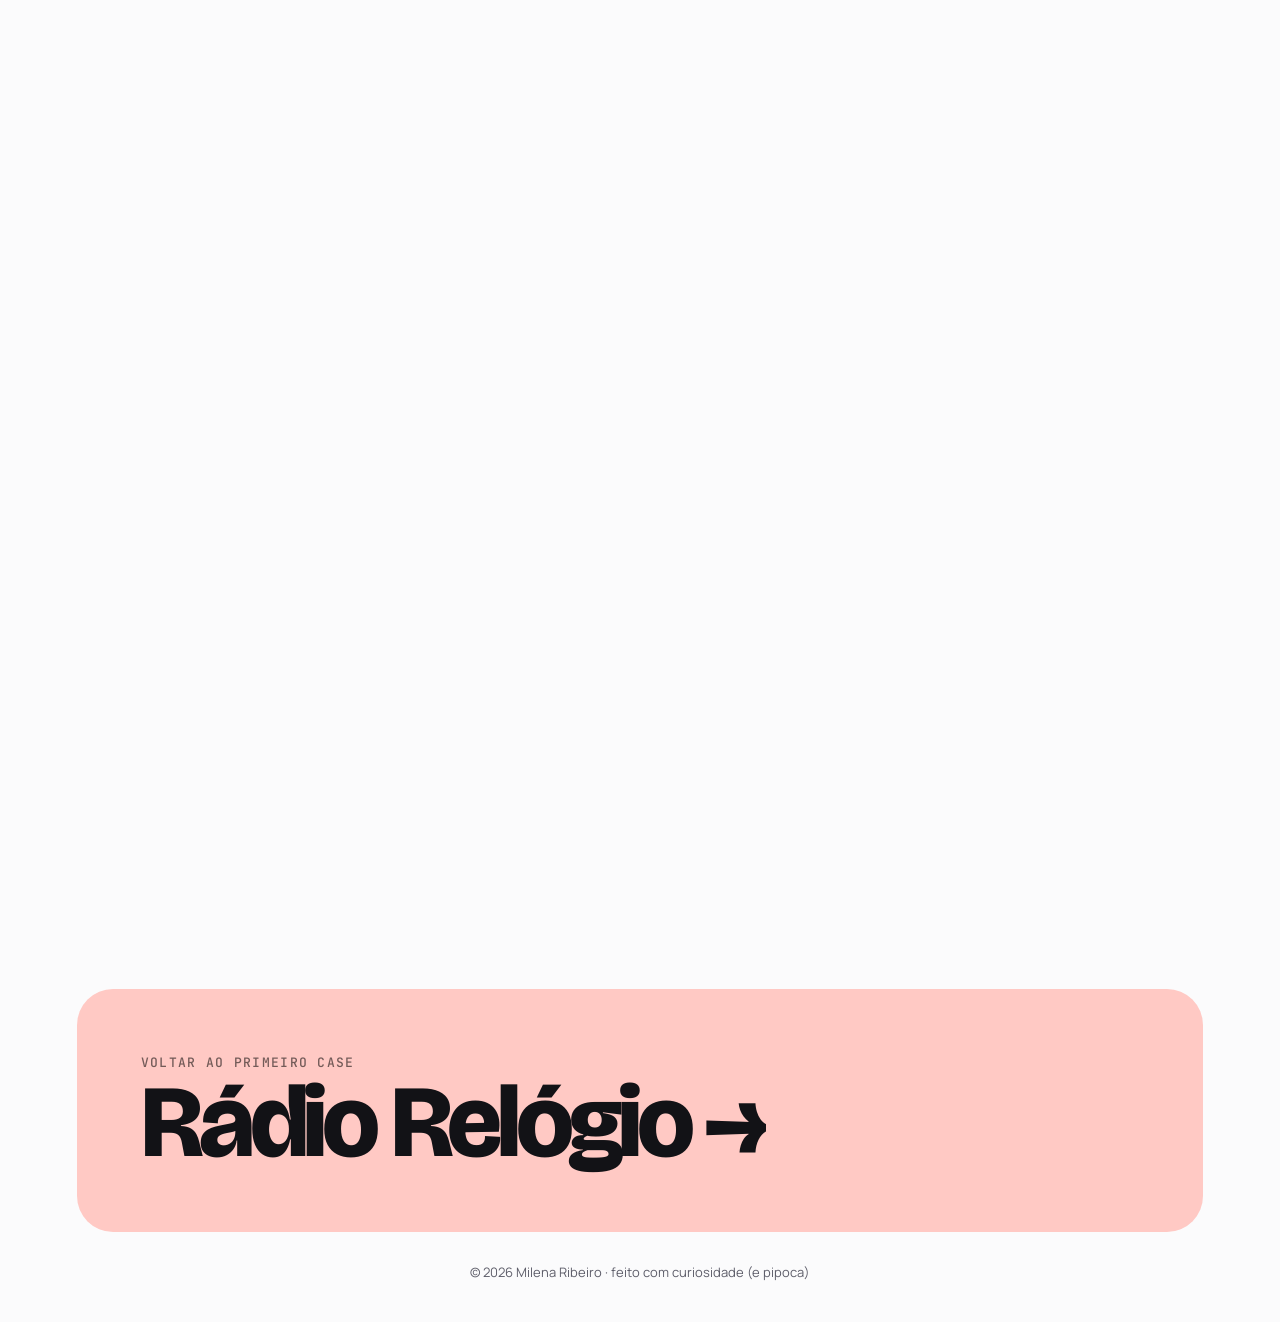
<file: brutal-fruit.html>
<!doctype html>
<html lang="pt-BR">
<head>
<meta charset="utf-8">
<meta name="viewport" content="width=device-width, initial-scale=1">
<title>Brutal Fruit × Zona Sul · Milena Ribeiro</title>
<meta name="description" content="Case Brutal Fruit × Zona Sul: canais de distribuição, path to market e ativação no ponto de venda para o Brutal Fruit Spritzer.">
<meta property="og:title" content="Brutal Fruit × Zona Sul · Milena Ribeiro">
<meta property="og:description" content="Case Brutal Fruit × Zona Sul: canais de distribuição, path to market e ativação no ponto de venda para o Brutal Fruit Spritzer.">
<meta property="og:type" content="website">
<meta name="theme-color" content="#e6e6ea">
<link rel="icon" href="data:image/svg+xml,%3Csvg xmlns='http://www.w3.org/2000/svg' viewBox='0 0 32 32'%3E%3Ccircle cx='11' cy='16' r='9' fill='%232a17d6'/%3E%3Ccircle cx='24' cy='16' r='6' fill='%23f06aa0'/%3E%3C/svg%3E">
<link rel="preconnect" href="https://fonts.googleapis.com">
<link rel="preconnect" href="https://fonts.gstatic.com" crossorigin>
<link href="https://fonts.googleapis.com/css2?family=Bricolage+Grotesque:opsz,wght@12..96,300;12..96,500;12..96,800&family=JetBrains+Mono:wght@400;500&family=Manrope:wght@400;500;600;700;800&display=swap" rel="stylesheet">
<link rel="stylesheet" href="styles.css">
<link rel="stylesheet" href="case.css">
</head>
<body class="case">

<svg width="0" height="0" style="position:absolute" aria-hidden="true">
  <defs>
    <linearGradient id="g-rose" x1="0" y1="0" x2="1" y2="1"><stop offset="0" stop-color="#ffd6cf"/><stop offset="1" stop-color="#f2766c"/></linearGradient>
    <linearGradient id="g-glass" x1="0" y1="0" x2="1" y2="0"><stop offset="0" stop-color="#ffffff" stop-opacity=".9"/><stop offset="1" stop-color="#d9d6e8" stop-opacity=".7"/></linearGradient>
    <linearGradient id="g-heart" x1="0" y1="0" x2="1" y2="1"><stop offset="0" stop-color="#ff8f87"/><stop offset="1" stop-color="#d93a3a"/></linearGradient>

    <symbol id="i-flute" viewBox="0 0 200 200">
      <ellipse cx="100" cy="182" rx="40" ry="8" fill="#000" opacity=".08"/>
      <path d="M68 14 H132 L126 104 Q100 128 74 104 Z" fill="url(#g-glass)" stroke="#c9c4dc" stroke-width="3"/>
      <path d="M71 50 H129 L126 104 Q100 128 74 104 Z" fill="url(#g-rose)"/>
      <circle cx="92" cy="72" r="3.5" fill="#fff" opacity=".8"/><circle cx="108" cy="88" r="2.5" fill="#fff" opacity=".8"/><circle cx="100" cy="62" r="2" fill="#fff" opacity=".8"/>
      <path d="M78 22 L82 96" stroke="#fff" stroke-width="5" stroke-linecap="round" opacity=".7"/>
      <rect x="96" y="118" width="8" height="54" rx="3" fill="#e4e0f0"/>
      <ellipse cx="100" cy="174" rx="34" ry="8" fill="#e4e0f0" stroke="#c9c4dc" stroke-width="2"/>
    </symbol>

    <symbol id="i-bottle" viewBox="0 0 200 200">
      <ellipse cx="100" cy="188" rx="40" ry="7" fill="#000" opacity=".08"/>
      <rect x="83" y="6" width="34" height="14" rx="4" fill="#e8504a"/>
      <path d="M87 18 H113 V50 Q113 66 130 82 V176 Q130 186 120 186 H80 Q70 186 70 176 V82 Q87 66 87 50 Z" fill="url(#g-rose)"/>
      <rect x="76" y="108" width="48" height="50" rx="5" fill="#fff"/>
      <text x="100" y="131" text-anchor="middle" font-family="Bricolage Grotesque, sans-serif" font-weight="800" font-size="15" fill="#2a2266">BRUTAL</text>
      <text x="100" y="148" text-anchor="middle" font-family="Bricolage Grotesque, sans-serif" font-weight="500" font-size="12" fill="#e8504a">fruit</text>
      <path d="M78 90 L78 170" stroke="#fff" stroke-width="5" stroke-linecap="round" opacity=".55"/>
    </symbol>

    <symbol id="i-heart" viewBox="0 0 200 200">
      <path d="M100 172 C40 130 18 98 22 66 C26 36 62 22 86 40 C93 45 97 51 100 56 C103 51 107 45 114 40 C138 22 174 36 178 66 C182 98 160 130 100 172 Z" fill="url(#g-heart)"/>
      <path d="M48 62 Q54 46 72 46" stroke="#fff" stroke-width="7" stroke-linecap="round" fill="none" opacity=".6"/>
    </symbol>
  </defs>
</svg>

<header class="menubar">
  <a class="brand" href="index.html"><span class="brand-dot"></span>Milena Ribeiro</a>
  <nav>
    <a href="index.html#sobre">Sobre</a>
    <a href="index.html#projetos">Projetos</a>
    <a href="index.html#contato">Contato</a>
  </nav>
  <time id="clock" aria-hidden="true"></time>
</header>

<main>

<!-- ============ ABERTURA ============ -->
<section class="c-hero stack">
  <a class="back" href="index.html#projetos">← todos os projetos</a>
  <p class="c-kicker">(05) CASE · TRADE MARKETING · VAREJO</p>
  <h1 class="c-title"><span class="line"><span>BRUTAL</span></span> <span class="line"><span>FRUIT</span></span></h1>
  <p class="c-lead">Como levar o Brutal Fruit Spritzer, da Ambev, ao <strong>lugar certo e na hora certa</strong>: da escolha do varejista ao bar de degustação dentro do Zona Sul.</p>

  <div class="c-obj o1" data-speed=".35"><div class="float"><svg viewBox="0 0 200 200"><use href="#i-bottle"/></svg></div></div>
  <div class="c-obj o2" data-speed=".6"><div class="float" style="--d:-2s"><svg viewBox="0 0 200 200"><use href="#i-heart"/></svg></div></div>
  <div class="c-obj o3" data-speed=".2"><div class="float" style="--d:-3.5s"><svg viewBox="0 0 200 200"><use href="#i-flute"/></svg></div></div>

  <dl class="c-meta">
    <div><dt>Tipo</dt><dd>Projeto acadêmico</dd></div>
    <div><dt>Disciplina</dt><dd>Omnichannel e Varejo</dd></div>
    <div><dt>Marca</dt><dd>Brutal Fruit Spritzer · Ambev</dd></div>
    <div><dt>Varejista</dt><dd>Zona Sul · Rio de Janeiro</dd></div>
  </dl>
</section>

<!-- ============ DESAFIO + ATUAÇÃO ============ -->
<section class="process stack panel">
  <div class="process-head">
    <div>
      <p class="label">O DESAFIO</p>
      <p class="words" data-keys="jovem|feminino,|certo|certa,|leve|sofisticado">Levar uma bebida pensada para um público jovem e majoritariamente feminino ao lugar certo e na hora certa, sem perder o posicionamento leve e sofisticado da marca.</p>
    </div>
    <h2 class="sec-title reveal"><span class="sel">minha atuação<i class="h h1"></i><i class="h h2"></i></span></h2>
  </div>

  <ol class="flow3">
    <li class="flow-step reveal">
      <span class="flow-n">01</span>
      <h3>Escolher o canal</h3>
      <div class="chips"><span>Varejista Zona Sul</span><span>Expectativas do shopper</span><span>Ocasiões de consumo</span><span>Nível de serviço</span></div>
    </li>
    <li class="flow-step reveal">
      <span class="flow-n">02</span>
      <h3>Desenhar a distribuição</h3>
      <div class="chips"><span>Path to market</span><span>Distribuição seletiva</span><span>Loja física + online</span></div>
    </li>
    <li class="flow-step reveal">
      <span class="flow-n">03</span>
      <h3>Ativar no ponto de venda</h3>
      <div class="chips"><span>Bar de degustação</span><span>Cardápio de drinks</span><span>Projeção visual</span></div>
    </li>
  </ol>
</section>

<!-- ============ PATH TO MARKET ============ -->
<section class="results stack panel">
  <p class="label">PATH TO MARKET</p>
  <h2 class="sec-title reveal">da fábrica ao carrinho</h2>
  <ol class="ptm" aria-label="Caminho do produto até o consumidor">
    <li class="reveal"><span class="ptm-dot">Ambev<br>fábrica</span><p>Produção com qualidade e padronização desde a origem.</p></li>
    <li class="reveal"><span class="ptm-dot">Distribuição<br>Ambev</span><p>Centros de distribuição, operadores logísticos e transportadoras parceiras.</p></li>
    <li class="reveal"><span class="ptm-dot">Zona<br>Sul</span><p>Lojas em bairros de alto fluxo e operação digital consolidada.</p></li>
    <li class="reveal"><span class="ptm-dot">Cliente</span><p>Encontra o produto perto de casa, no caminho do trabalho ou em poucos cliques.</p></li>
  </ol>
  <blockquote class="insight-quote bf-quote reveal">
    <span class="label">ESTRATÉGIA: DISTRIBUIÇÃO SELETIVA</span>
    O foco não é estar em todo lugar, mas <em>nos pontos de venda certos</em>, para proteger a imagem da marca e manter a bebida ligada a momentos especiais.
  </blockquote>
</section>

<div class="rest panel">
<!-- ============ PLANO DE AÇÃO ============ -->
<section class="bf-plan">
  <p class="label">PLANO DE AÇÃO</p>
  <h2 class="sec-title reveal">um bar dentro do mercado</h2>
  <div class="bf-plan-grid">
    <figure class="slot bf-bar reveal" data-file="img/brutal/bar.webp"><img src="img/brutal/bar.webp" alt="Simulação do bar temático Brutal Fruit dentro do Zona Sul, com bartender preparando drinks e totem da promoção" loading="lazy"></figure>
    <div class="fronts">
      <article class="front reveal">
        <span class="front-n">QUANDO</span>
        <h3>2× por mês, às sextas</h3>
        <p>Um bar de degustação montado dentro do Zona Sul, no clima de início de fim de semana.</p>
      </article>
      <article class="front reveal">
        <span class="front-n">DINÂMICA</span>
        <h3>Leve 3, ganhe o cardápio</h3>
        <p>Quem compra 3 unidades leva um cardápio com receitas de drinks para fazer em casa.</p>
      </article>
      <article class="front reveal">
        <span class="front-n">OBJETIVO</span>
        <h3>Experimentar e lembrar</h3>
        <p>Aumentar a experimentação e o volume de vendas nos dias de ação e fortalecer a lembrança de marca.</p>
      </article>
    </div>
  </div>

  <div class="bf-menus">
    <div class="reveal">
      <p class="label">PROJEÇÃO VISUAL</p>
      <h3 class="bf-h3">Dois cardápios, três drinks</h3>
      <p class="bf-p">Um cardápio fica no bar, com as medidas para o preparo na hora. O outro vai para casa junto com o produto, para o cliente recriar a experiência.</p>
      <div class="chips"><span>Pink Spritz House</span><span>Brutal Mule Tropical</span><span>Berry Fizz Brutal</span></div>
    </div>
    <figure class="slot bf-menu-img reveal" data-file="img/brutal/cardapios.webp"><img src="img/brutal/cardapios.webp" alt="Os dois cardápios Brutal Fruit Drinks: um para o bar, com medidas, e outro para o cliente levar" loading="lazy"></figure>
  </div>

  <div class="bf-pages">
    <figure class="slot bf-page reveal" data-file="img/brutal/capa.webp"><img src="img/brutal/capa.webp" alt="Capa da apresentação: garrafa e taça de Brutal Fruit Spritzer Ruby Apple" loading="lazy"></figure>
    <figure class="slot bf-page reveal" data-file="img/brutal/zona-sul.webp"><img src="img/brutal/zona-sul.webp" alt="Página da parceria com o Zona Sul, Cariocas de Coração" loading="lazy"></figure>
    <figure class="slot bf-page wide reveal" data-file="img/brutal/balde.webp"><img src="img/brutal/balde.webp" alt="Garrafas de Brutal Fruit no balde de gelo ao lado de taças" loading="lazy"></figure>
  </div>
</section>

<a class="next" href="radio-relogio.html" style="background:#ffc9c4">
  <span class="label">VOLTAR AO PRIMEIRO CASE</span>
  <span class="next-title">Rádio Relógio <i>→</i></span>
</a>
<footer class="foot">© 2026 Milena Ribeiro · feito com curiosidade (e pipoca)</footer>
</div>

</main>

<script src="case.js"></script>
<script src="flow.js"></script>
</body>
</html>
</file>
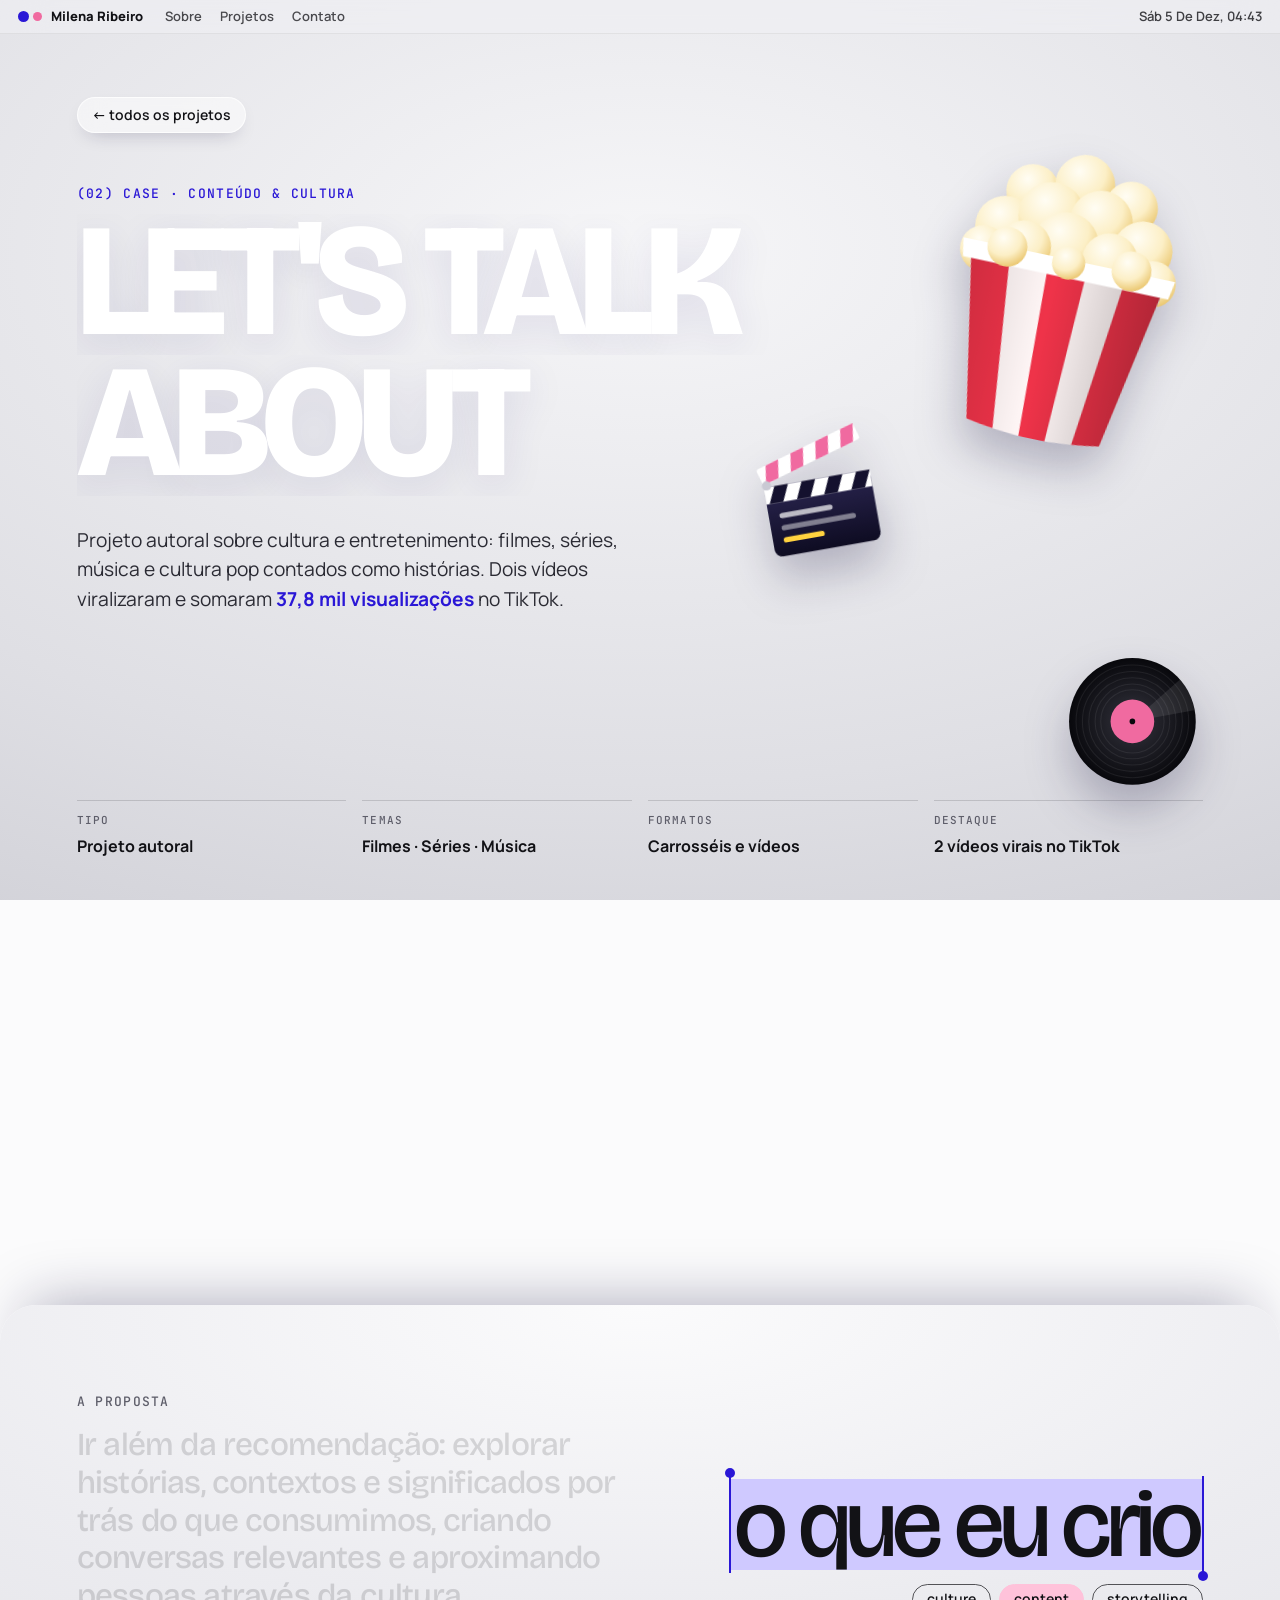
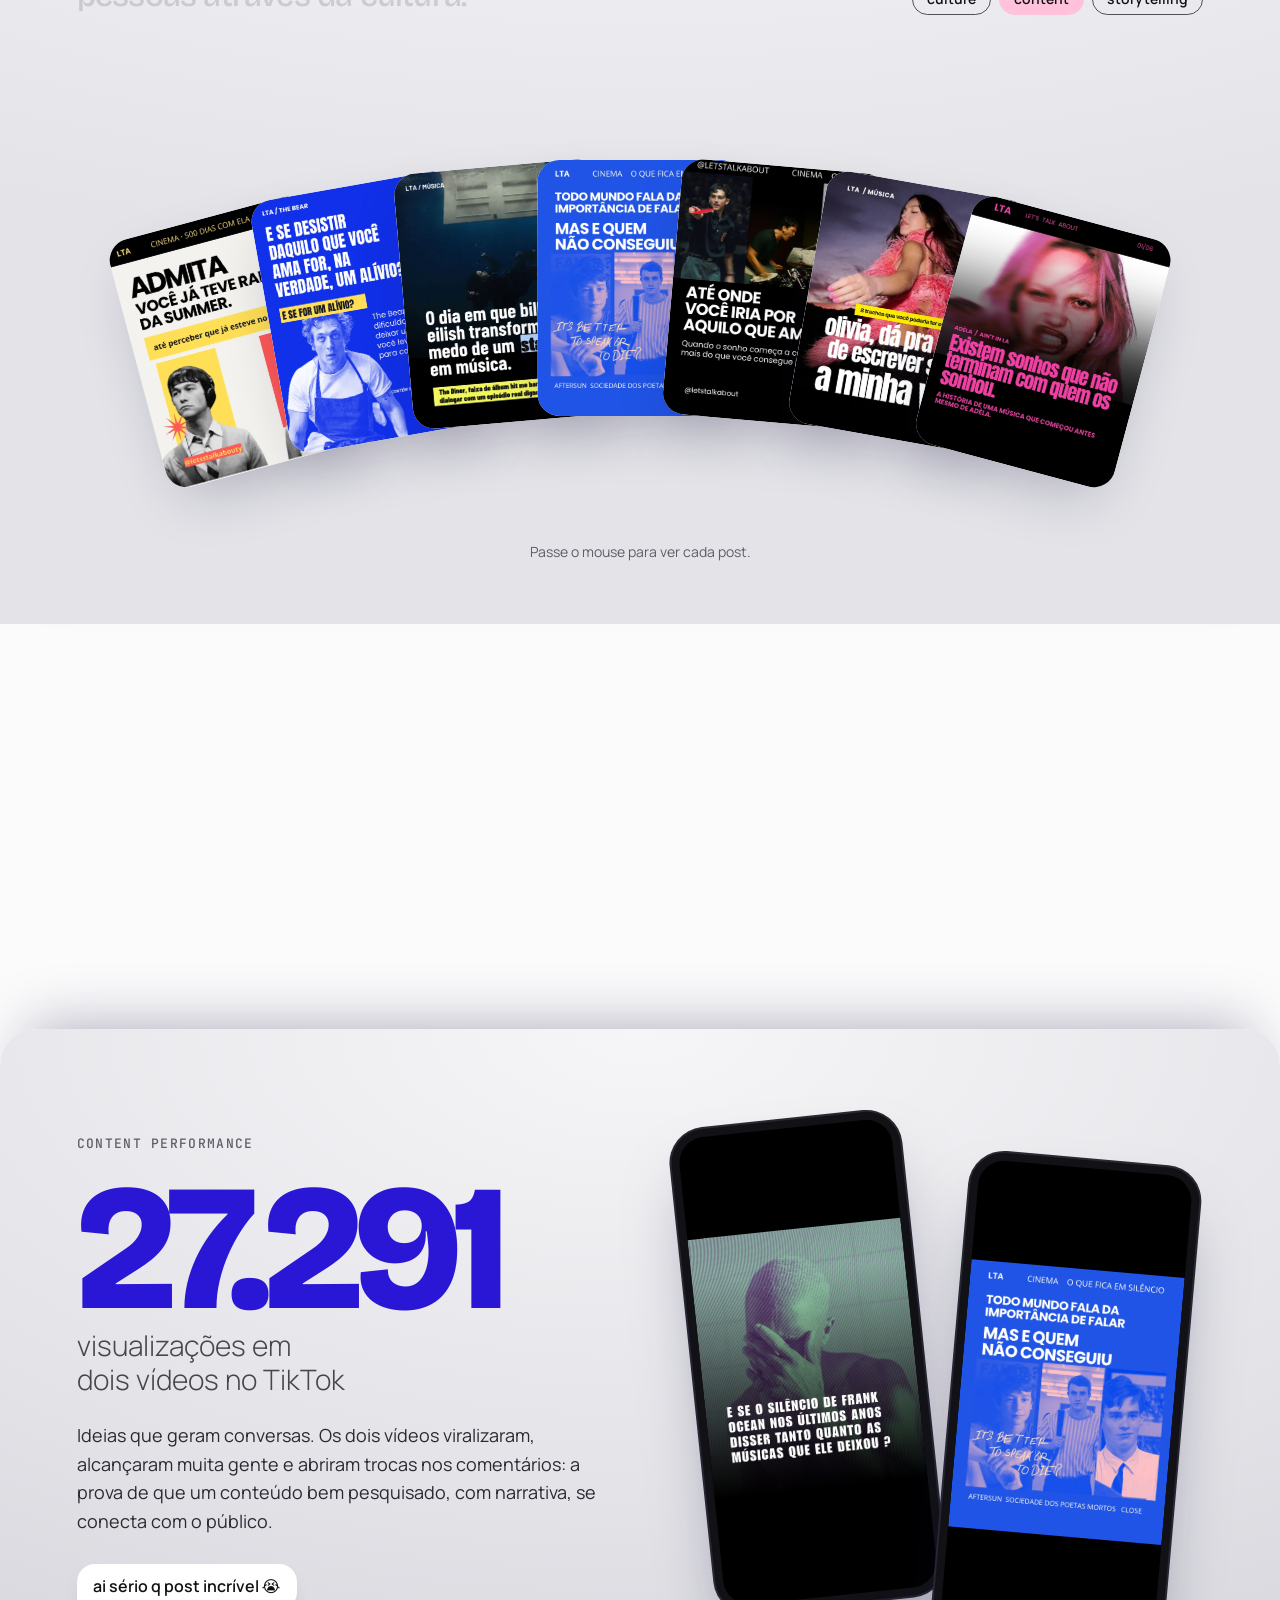
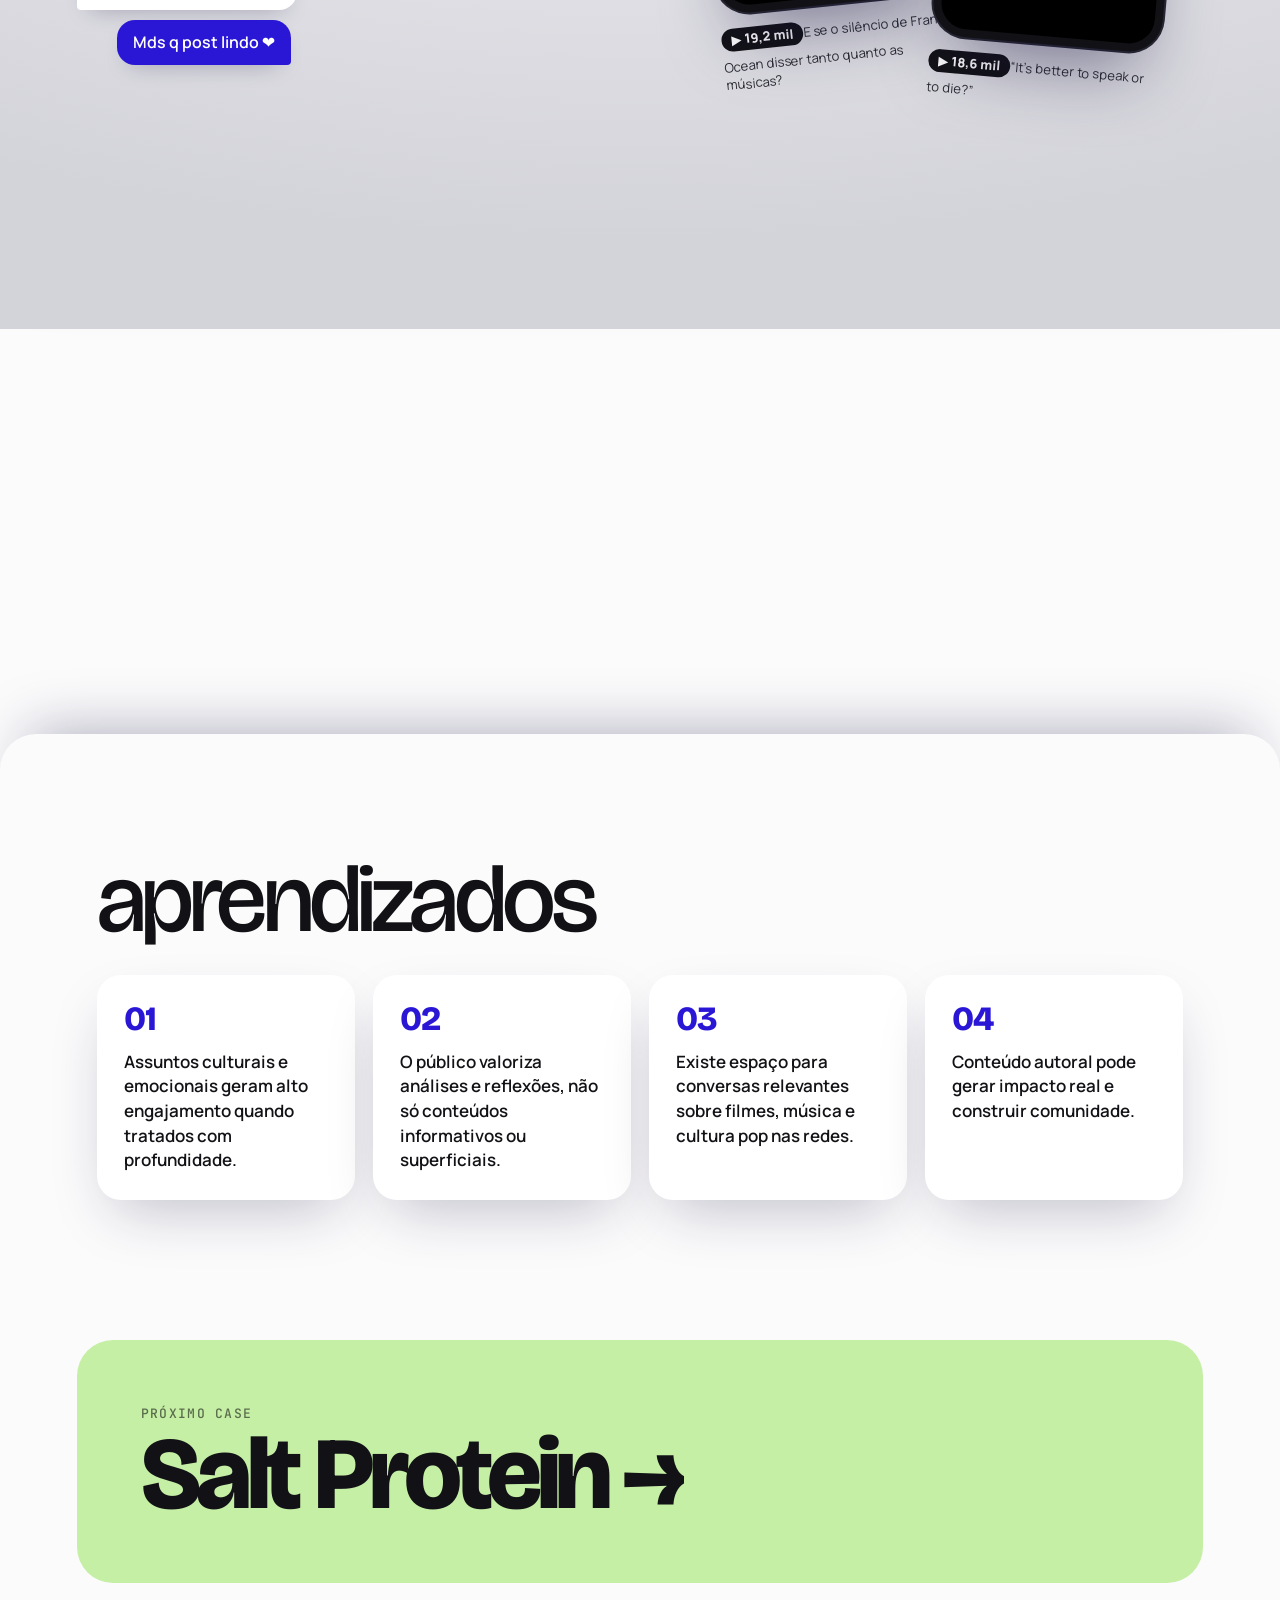
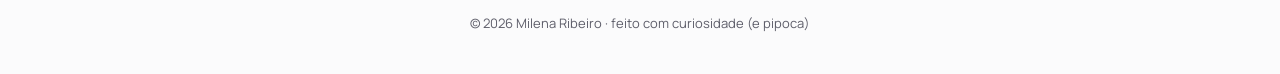
<file: lets-talk-about.html>
<!doctype html>
<html lang="pt-BR">
<head>
<meta charset="utf-8">
<meta name="viewport" content="width=device-width, initial-scale=1">
<title>Let's Talk About · Milena Ribeiro</title>
<meta name="description" content="Case Let's Talk About: projeto autoral de conteúdo sobre filmes, séries e música, com dois vídeos virais no TikTok.">
<meta property="og:title" content="Let's Talk About · Milena Ribeiro">
<meta property="og:description" content="Case Let's Talk About: projeto autoral de conteúdo sobre filmes, séries e música, com dois vídeos virais no TikTok.">
<meta property="og:type" content="website">
<meta name="theme-color" content="#e6e6ea">
<link rel="icon" href="data:image/svg+xml,%3Csvg xmlns='http://www.w3.org/2000/svg' viewBox='0 0 32 32'%3E%3Ccircle cx='11' cy='16' r='9' fill='%232a17d6'/%3E%3Ccircle cx='24' cy='16' r='6' fill='%23f06aa0'/%3E%3C/svg%3E">
<link rel="preconnect" href="https://fonts.googleapis.com">
<link rel="preconnect" href="https://fonts.gstatic.com" crossorigin>
<link href="https://fonts.googleapis.com/css2?family=Bricolage+Grotesque:opsz,wght@12..96,300;12..96,500;12..96,800&family=JetBrains+Mono:wght@400;500&family=Manrope:wght@400;500;600;700;800&display=swap" rel="stylesheet">
<link rel="stylesheet" href="styles.css">
<link rel="stylesheet" href="case.css">
</head>
<body class="case">

<svg width="0" height="0" style="position:absolute" aria-hidden="true">
  <defs>
    <linearGradient id="g-pop-shade" x1="0" x2="1"><stop offset="0" stop-color="#000" stop-opacity=".16"/><stop offset=".45" stop-color="#000" stop-opacity="0"/><stop offset="1" stop-color="#000" stop-opacity=".3"/></linearGradient>
    <radialGradient id="g-kernel" cx=".36" cy=".3" r=".8"><stop offset="0" stop-color="#fffdf4"/><stop offset=".55" stop-color="#fcefc6"/><stop offset="1" stop-color="#e7bf5f"/></radialGradient>
    <clipPath id="c-bucket"><path d="M40 82 H160 L141 186 Q100 194 59 186 Z"/></clipPath>
    <radialGradient id="g-vinyl" cx=".5" cy=".5" r=".5"><stop offset="0" stop-color="#34343e"/><stop offset="1" stop-color="#08080c"/></radialGradient>
    <linearGradient id="g-clap" x1="0" y1="0" x2="0" y2="1"><stop offset="0" stop-color="#2a2550"/><stop offset="1" stop-color="#0e0c22"/></linearGradient>

    <symbol id="i-popcorn" viewBox="0 0 200 200">
      <g fill="url(#g-kernel)">
        <circle cx="70" cy="44" r="16"/><circle cx="100" cy="34" r="18"/><circle cx="130" cy="42" r="16"/>
        <circle cx="58" cy="68" r="18"/><circle cx="84" cy="56" r="20"/><circle cx="114" cy="54" r="19"/><circle cx="142" cy="66" r="18"/>
        <circle cx="48" cy="84" r="14"/><circle cx="152" cy="84" r="14"/><circle cx="96" cy="72" r="20"/><circle cx="124" cy="76" r="17"/><circle cx="72" cy="78" r="16"/>
      </g>
      <g clip-path="url(#c-bucket)">
        <rect x="30" y="80" width="140" height="120" fill="#fff6f6"/>
        <g fill="#ef3349"><polygon points="40,80 64,80 76,190 60,190"/><polygon points="88,80 112,80 108,190 92,190"/><polygon points="136,80 160,80 140,190 124,190"/></g>
        <rect x="30" y="80" width="140" height="120" fill="url(#g-pop-shade)"/>
      </g>
      <path d="M35 80 H165 L163 91 H37 Z" fill="#fff"/>
      <g fill="url(#g-kernel)"><circle cx="62" cy="80" r="12"/><circle cx="138" cy="79" r="12"/><circle cx="100" cy="82" r="10"/></g>
    </symbol>

    <symbol id="i-vinyl" viewBox="0 0 200 200">
      <circle cx="100" cy="100" r="90" fill="url(#g-vinyl)"/>
      <g fill="none" stroke="#fff" stroke-opacity=".07" stroke-width="1.5"><circle cx="100" cy="100" r="80"/><circle cx="100" cy="100" r="71"/><circle cx="100" cy="100" r="62"/><circle cx="100" cy="100" r="53"/><circle cx="100" cy="100" r="45"/></g>
      <path d="M100 100 L168 40 A90 90 0 0 1 188 84 Z" fill="#fff" opacity=".09"/>
      <circle cx="100" cy="100" r="31" fill="#f06aa0"/>
      <circle cx="100" cy="100" r="4" fill="#08080c"/>
    </symbol>

    <symbol id="i-clapper" viewBox="0 0 200 200">
      <rect x="30" y="84" width="140" height="92" rx="10" fill="url(#g-clap)"/>
      <rect x="30" y="84" width="140" height="22" fill="#fff"/>
      <g fill="#14112e"><polygon points="44,84 62,84 52,106 34,106"/><polygon points="80,84 98,84 88,106 70,106"/><polygon points="116,84 134,84 124,106 106,106"/><polygon points="152,84 170,84 160,106 142,106"/></g>
      <g transform="rotate(-16 32 80)">
        <rect x="30" y="58" width="140" height="22" rx="3" fill="#fff"/>
        <g fill="#f06aa0"><polygon points="44,58 62,58 52,80 34,80"/><polygon points="80,58 98,58 88,80 70,80"/><polygon points="116,58 134,58 124,80 106,80"/><polygon points="152,58 170,58 160,80 142,80"/></g>
      </g>
      <circle cx="34" cy="82" r="6" fill="#c9c9d3"/>
      <rect x="44" y="120" width="70" height="7" rx="3.5" fill="#fff" opacity=".7"/>
      <rect x="44" y="136" width="98" height="7" rx="3.5" fill="#fff" opacity=".45"/>
      <rect x="44" y="152" width="54" height="7" rx="3.5" fill="#ffd23f"/>
    </symbol>

    <symbol id="i-check" viewBox="0 0 24 24"><circle cx="12" cy="12" r="10.5" fill="none" stroke="currentColor" stroke-width="1.8"/><path d="M7.5 12.3l3 3 6-6.3" fill="none" stroke="currentColor" stroke-width="2" stroke-linecap="round" stroke-linejoin="round"/></symbol>
  </defs>
</svg>

<header class="menubar">
  <a class="brand" href="index.html"><span class="brand-dot"></span>Milena Ribeiro</a>
  <nav>
    <a href="index.html#sobre">Sobre</a>
    <a href="index.html#projetos">Projetos</a>
    <a href="index.html#contato">Contato</a>
  </nav>
  <time id="clock" aria-hidden="true"></time>
</header>

<main>

<!-- ============ ABERTURA ============ -->
<section class="c-hero stack">
  <a class="back" href="index.html#projetos">← todos os projetos</a>
  <p class="c-kicker">(02) CASE · CONTEÚDO &amp; CULTURA</p>
  <h1 class="c-title" style="font-size:clamp(60px, 12.5vw, 240px)"><span class="line"><span>LET'S TALK</span></span> <span class="line"><span>ABOUT</span></span></h1>
  <p class="c-lead">Projeto autoral sobre cultura e entretenimento: filmes, séries, música e cultura pop contados como histórias. Dois vídeos viralizaram e somaram <strong>37,8 mil visualizações</strong> no TikTok.</p>

  <div class="c-obj o1" data-speed=".35"><div class="float"><svg viewBox="0 0 200 200"><use href="#i-popcorn"/></svg></div></div>
  <div class="c-obj o2" data-speed=".6"><div class="float" style="--d:-2s"><svg viewBox="0 0 200 200"><use href="#i-clapper"/></svg></div></div>
  <div class="c-obj o3" data-speed=".2"><div class="float spin-slow" style="--d:-3.5s"><svg viewBox="0 0 200 200"><use href="#i-vinyl"/></svg></div></div>

  <dl class="c-meta">
    <div><dt>Tipo</dt><dd>Projeto autoral</dd></div>
    <div><dt>Temas</dt><dd>Filmes · Séries · Música</dd></div>
    <div><dt>Formatos</dt><dd>Carrosséis e vídeos</dd></div>
    <div><dt>Destaque</dt><dd>2 vídeos virais no TikTok</dd></div>
  </dl>
</section>

<!-- ============ PROPOSTA + POSTS ============ -->
<section class="process stack panel lta-posts">
  <div class="process-head">
    <div>
      <p class="label">A PROPOSTA</p>
      <p class="words" data-keys="recomendação:|histórias,|contextos|significados|conversas|cultura.">Ir além da recomendação: explorar histórias, contextos e significados por trás do que consumimos, criando conversas relevantes e aproximando pessoas através da cultura.</p>
    </div>
    <div class="lta-head-right">
      <h2 class="sec-title reveal"><span class="sel">o que eu crio<i class="h h1"></i><i class="h h2"></i></span></h2>
      <p class="lta-tags reveal"><span>culture</span><span>content</span><span>storytelling</span></p>
    </div>
  </div>

  <div class="fan reveal" id="fan">
    <figure class="slot post fan-card" style="--i:-3" data-cat="Cinema · 500 Dias com Ela" data-file="img/lta/post-1.webp"><img src="img/lta/post-1.webp" alt="Capa do carrossel: Admita, você já teve raiva da Summer (500 Dias com Ela)"></figure>
    <figure class="slot post fan-card" style="--i:-2" data-cat="Séries · The Bear" data-file="img/lta/post-2.webp"><img src="img/lta/post-2.webp" alt="Capa do carrossel: E se desistir daquilo que você ama for, na verdade, um alívio? (The Bear)"></figure>
    <figure class="slot post fan-card" style="--i:-1" data-cat="Música · Billie Eilish" data-file="img/lta/post-3.png"><img src="img/lta/post-3.png" alt="Capa do carrossel: O dia em que Billie Eilish transformou o medo de um stalker em música"></figure>
    <figure class="slot post fan-card" style="--i:0" data-cat="Cinema · O que fica em silêncio" data-file="img/lta/post-4.webp"><img src="img/lta/post-4.webp" alt="Capa do carrossel: Todo mundo fala da importância de falar, mas e quem não conseguiu?"></figure>
    <figure class="slot post fan-card" style="--i:1" data-cat="Cinema · Obsessão" data-file="img/lta/post-5.webp"><img src="img/lta/post-5.webp" alt="Capa do carrossel: Até onde você iria por aquilo que ama?"></figure>
    <figure class="slot post fan-card" style="--i:2" data-cat="Música · Olivia Rodrigo" data-file="img/lta/post-6.webp"><img src="img/lta/post-6.webp" alt="Capa do carrossel: Olivia, dá pra parar de escrever sobre a minha vida?"></figure>
    <figure class="slot post fan-card" style="--i:3" data-cat="Música · Adéla" data-file="img/lta/post-7.webp"><img src="img/lta/post-7.webp" alt="Capa do carrossel: Existem sonhos que não terminam com quem os sonhou (Adéla)"></figure>
  </div>
  <p class="fan-note">Passe o mouse para ver cada post.</p>
</section>

<!-- ============ PERFORMANCE ============ -->
<section class="results stack panel viral">
  <div class="viral-grid">
    <div class="viral-text">
      <p class="label">CONTENT PERFORMANCE</p>
      <p class="r-big reveal"><span class="count" data-to="37800">0</span><small>visualizações em dois vídeos no TikTok</small></p>
      <p class="viral-lead reveal">Ideias que geram conversas. Os dois vídeos viralizaram, alcançaram muita gente e abriram trocas nos comentários: a prova de que um conteúdo bem pesquisado, com narrativa, se conecta com o público.</p>
      <div class="comments">
        <p class="cmt reveal">ai sério q post incrível 😭</p>
        <p class="cmt alt reveal">Mds q post lindo ❤️</p>
      </div>
    </div>
    <div class="phones">
      <figure class="tphone reveal">
        <div class="slot tscreen photo" data-file="img/lta/capa-1.webp"><img src="img/lta/capa-1.webp" alt="Capa do post viral: E se o silêncio de Frank Ocean nos últimos anos disser tanto quanto as músicas que ele deixou?"></div>
        <figcaption><span>▶ 19,2 mil</span>E se o silêncio de Frank Ocean disser tanto quanto as músicas?</figcaption>
      </figure>
      <figure class="tphone t2 reveal">
        <div class="slot tscreen photo" data-file="img/lta/capa-2.webp"><img src="img/lta/capa-2.webp" alt="Capa do post viral: It's better to speak or to die?"></div>
        <figcaption><span>▶ 18,6 mil</span>“It's better to speak or to die?”</figcaption>
      </figure>
    </div>
  </div>
</section>

<div class="rest panel">
<!-- ============ APRENDIZADOS ============ -->
<section class="insights">
  <h2 class="sec-title reveal">aprendizados</h2>
  <div class="insight-grid four">
    <article class="glass insight reveal"><span class="learn-n">01</span><p>Assuntos culturais e emocionais geram alto engajamento quando tratados com profundidade.</p></article>
    <article class="glass insight reveal"><span class="learn-n">02</span><p>O público valoriza análises e reflexões, não só conteúdos informativos ou superficiais.</p></article>
    <article class="glass insight reveal"><span class="learn-n">03</span><p>Existe espaço para conversas relevantes sobre filmes, música e cultura pop nas redes.</p></article>
    <article class="glass insight reveal"><span class="learn-n">04</span><p>Conteúdo autoral pode gerar impacto real e construir comunidade.</p></article>
  </div>
</section>

<a class="next" href="salt-protein.html" style="background:#c6efa6">
  <span class="label">PRÓXIMO CASE</span>
  <span class="next-title">Salt Protein <i>→</i></span>
</a>
<footer class="foot">© 2026 Milena Ribeiro · feito com curiosidade (e pipoca)</footer>
</div>

</main>

<script src="case.js"></script>
<script src="flow.js"></script>
</body>
</html>
</file>
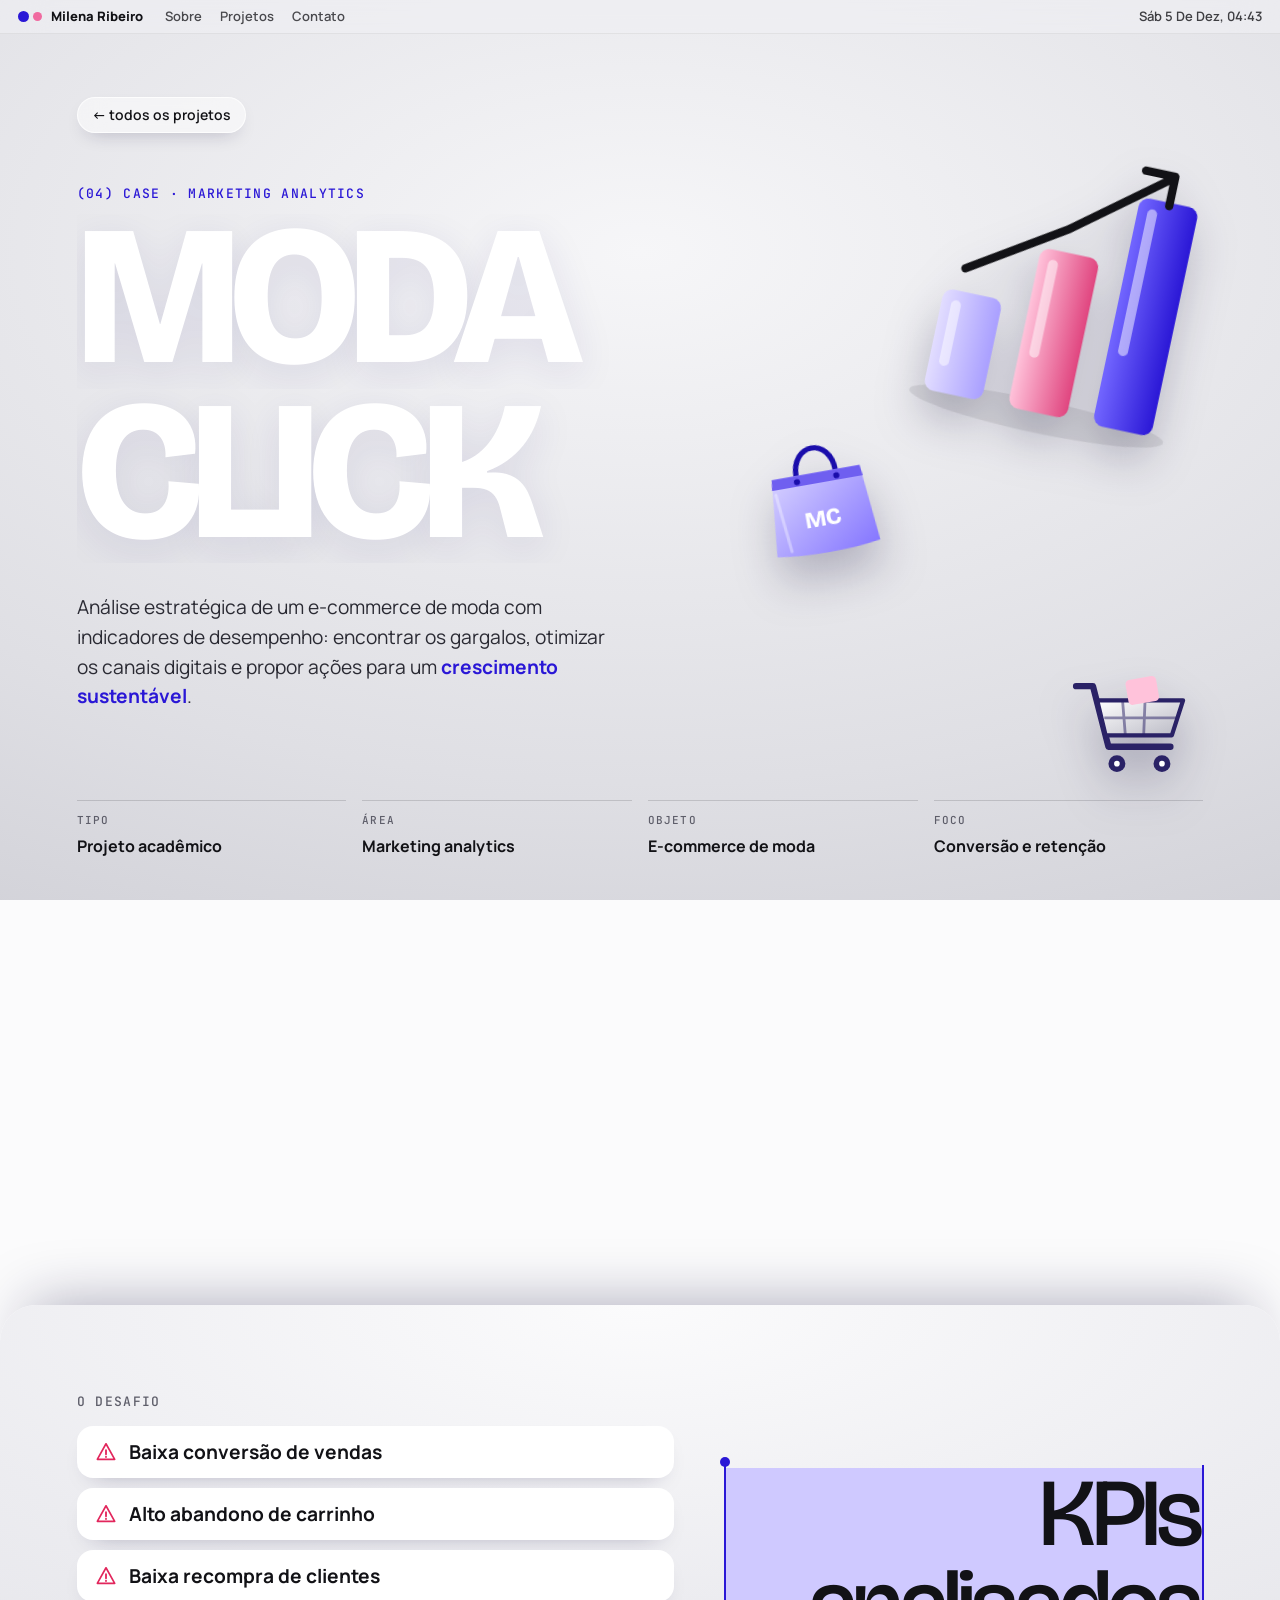
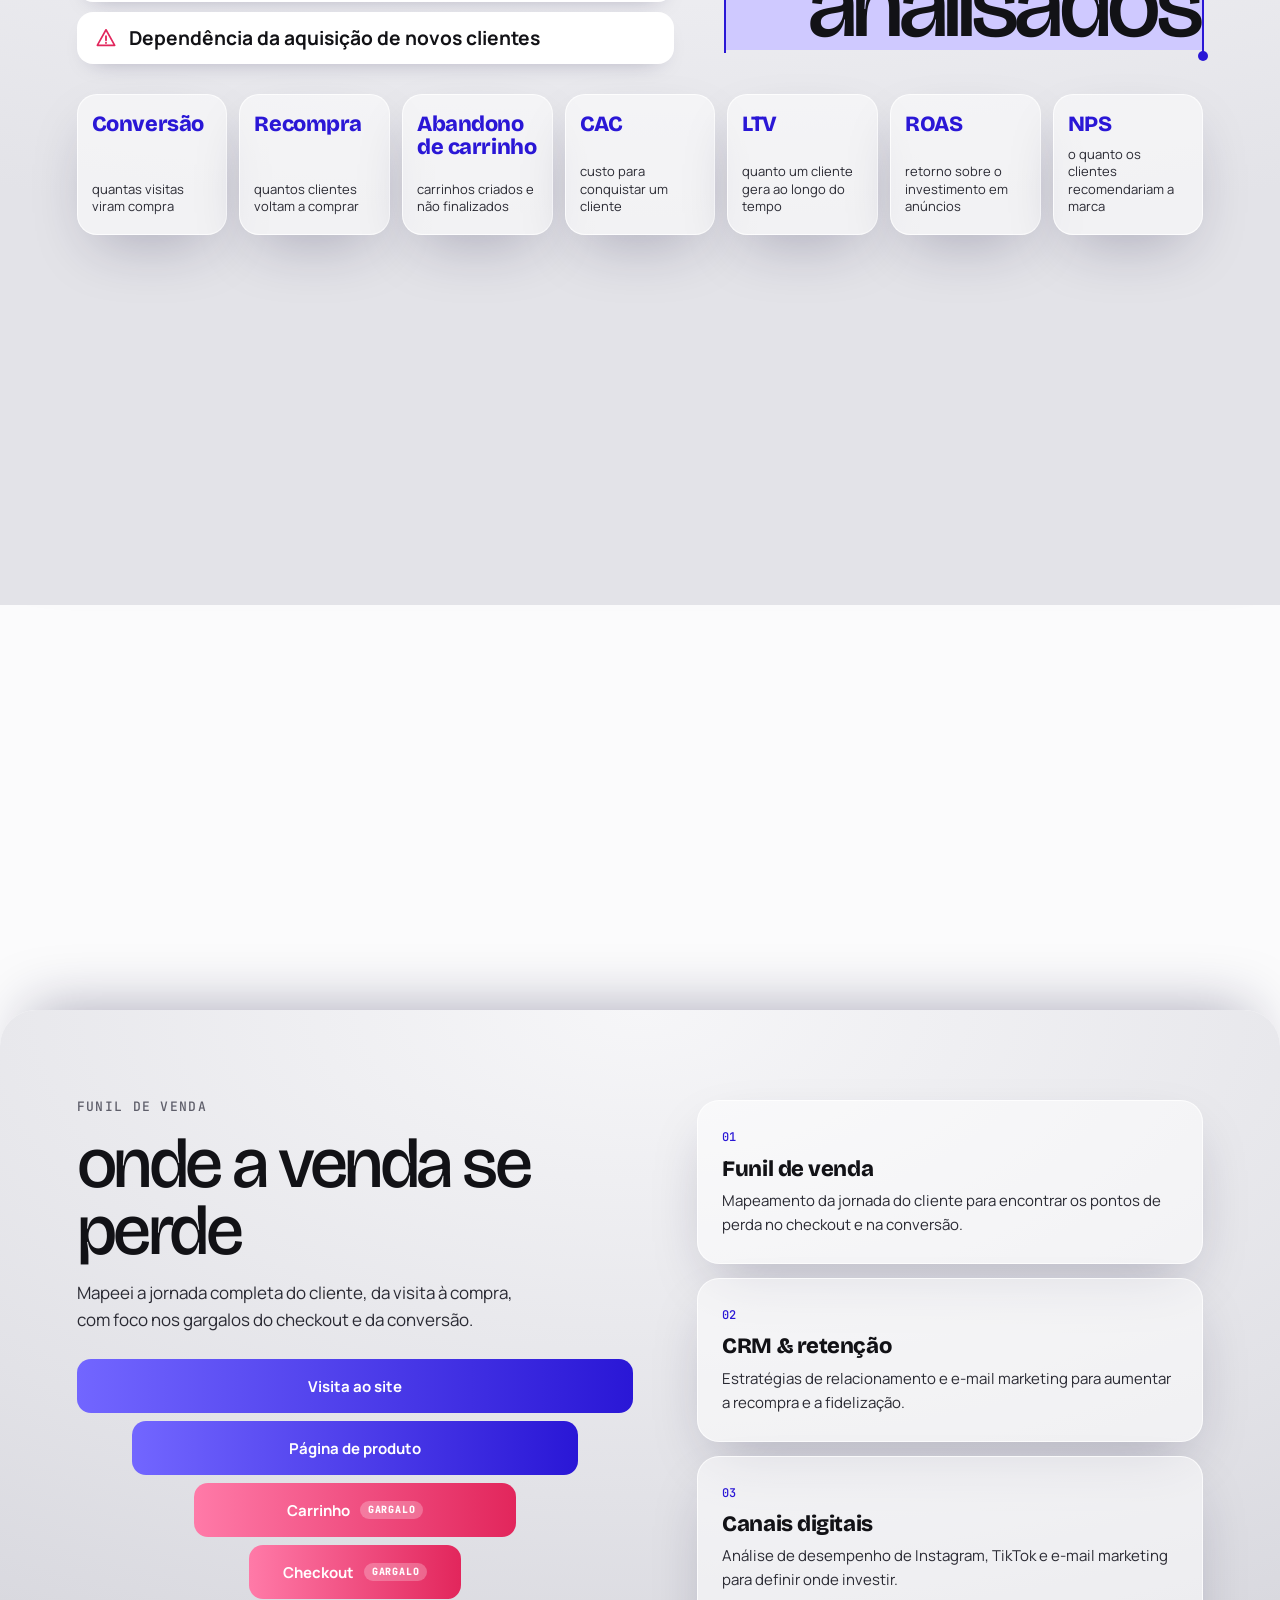
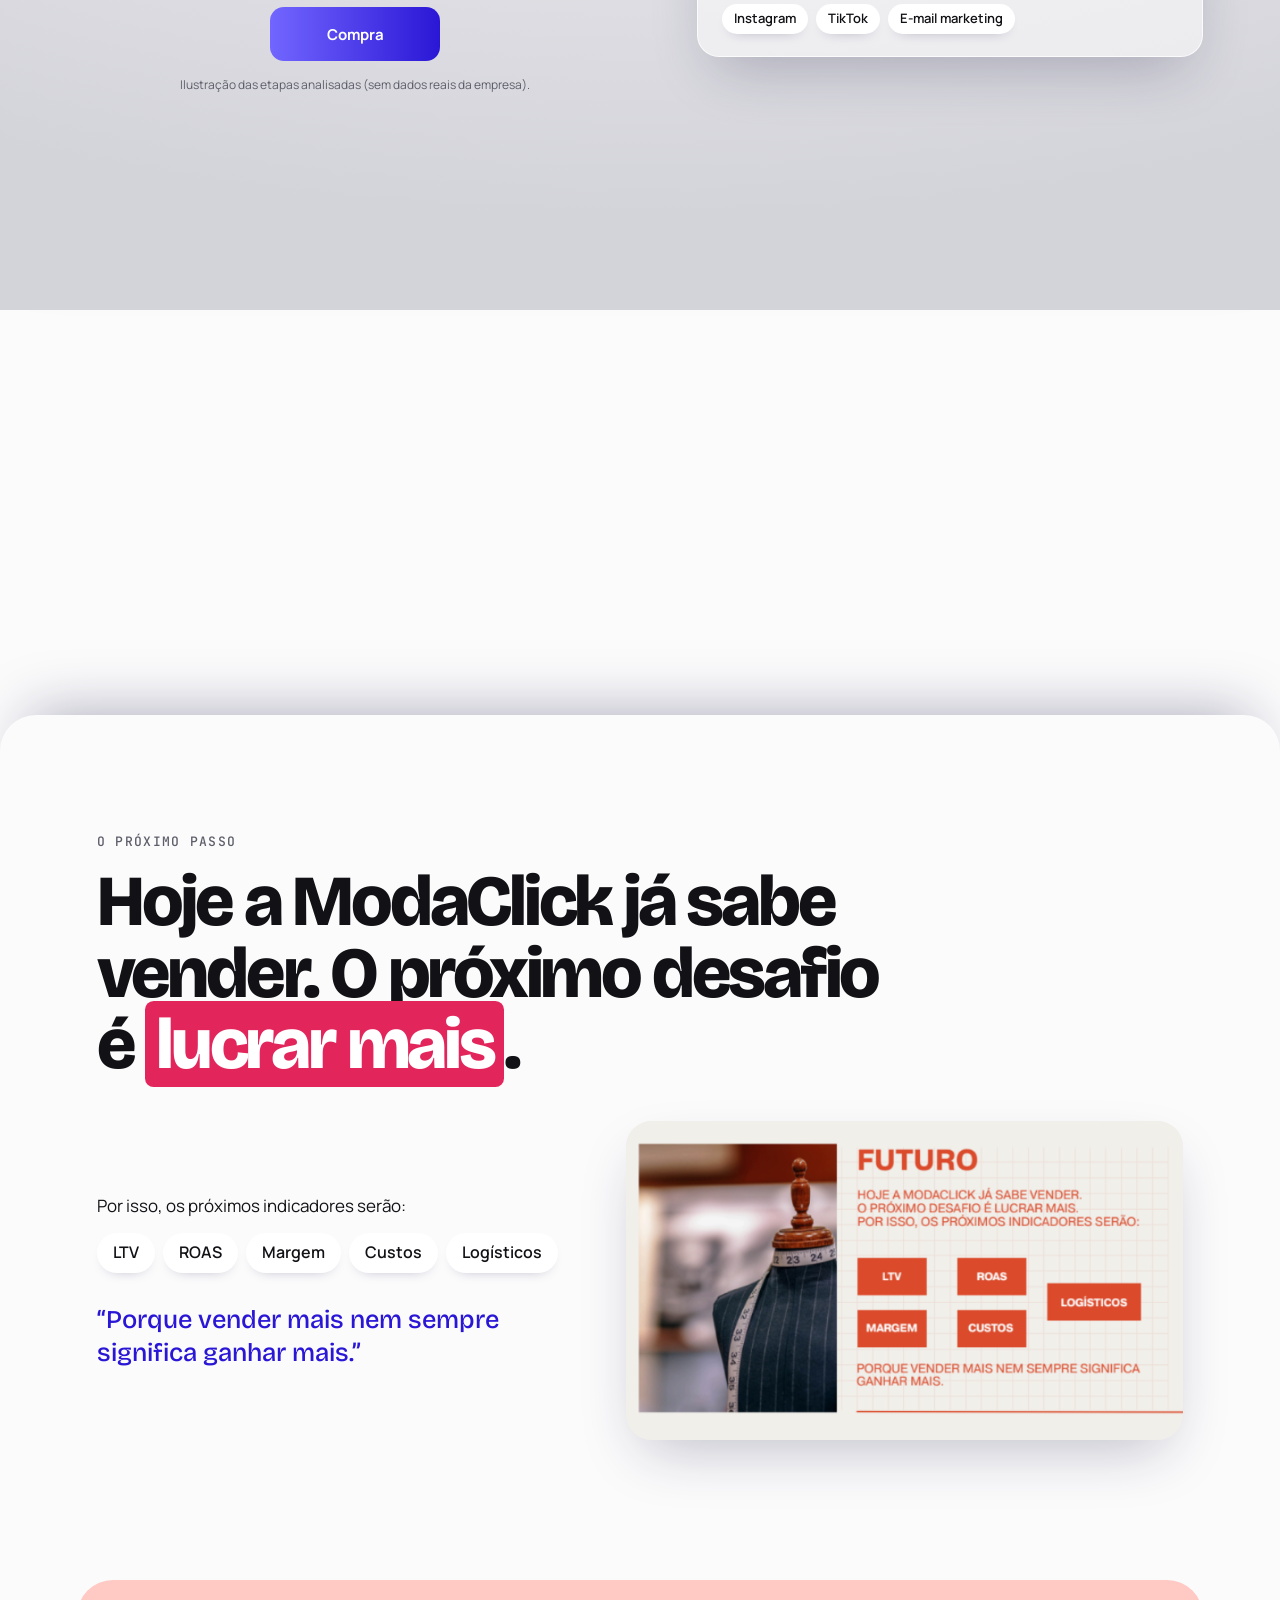
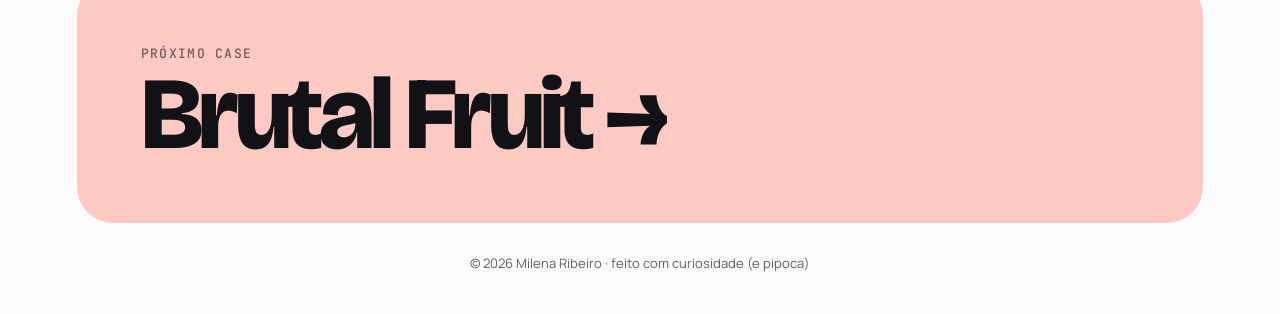
<file: modaclick.html>
<!doctype html>
<html lang="pt-BR">
<head>
<meta charset="utf-8">
<meta name="viewport" content="width=device-width, initial-scale=1">
<title>ModaClick · Milena Ribeiro</title>
<meta name="description" content="Case ModaClick: análise estratégica de um e-commerce de moda com KPIs, funil de vendas, CRM e canais digitais.">
<meta property="og:title" content="ModaClick · Milena Ribeiro">
<meta property="og:description" content="Case ModaClick: análise estratégica de um e-commerce de moda com KPIs, funil de vendas, CRM e canais digitais.">
<meta property="og:type" content="website">
<meta name="theme-color" content="#e6e6ea">
<link rel="icon" href="data:image/svg+xml,%3Csvg xmlns='http://www.w3.org/2000/svg' viewBox='0 0 32 32'%3E%3Ccircle cx='11' cy='16' r='9' fill='%232a17d6'/%3E%3Ccircle cx='24' cy='16' r='6' fill='%23f06aa0'/%3E%3C/svg%3E">
<link rel="preconnect" href="https://fonts.googleapis.com">
<link rel="preconnect" href="https://fonts.gstatic.com" crossorigin>
<link href="https://fonts.googleapis.com/css2?family=Bricolage+Grotesque:opsz,wght@12..96,300;12..96,500;12..96,800&family=JetBrains+Mono:wght@400;500&family=Manrope:wght@400;500;600;700;800&display=swap" rel="stylesheet">
<link rel="stylesheet" href="styles.css">
<link rel="stylesheet" href="case.css">
</head>
<body class="case">

<svg width="0" height="0" style="position:absolute" aria-hidden="true">
  <defs>
    <linearGradient id="g-bag" x1="0" y1="0" x2="1" y2="1"><stop offset="0" stop-color="#d9d4ff"/><stop offset="1" stop-color="#8475ff"/></linearGradient>
    <linearGradient id="g-bar-a" x1="0" y1="0" x2="1" y2="0"><stop offset="0" stop-color="#7266ff"/><stop offset="1" stop-color="#2a17d6"/></linearGradient>
    <linearGradient id="g-bar-b" x1="0" y1="0" x2="1" y2="0"><stop offset="0" stop-color="#ffc2da"/><stop offset="1" stop-color="#e0457f"/></linearGradient>
    <linearGradient id="g-bar-c" x1="0" y1="0" x2="1" y2="0"><stop offset="0" stop-color="#e2ddff"/><stop offset="1" stop-color="#a99fff"/></linearGradient>
    <linearGradient id="g-cart" x1="0" y1="0" x2="1" y2="1"><stop offset="0" stop-color="#ffffff"/><stop offset="1" stop-color="#b9b9c4"/></linearGradient>

    <symbol id="i-bag" viewBox="0 0 200 200">
      <path d="M74 78 C74 32 126 32 126 78" fill="none" stroke="#1a0dab" stroke-width="7" stroke-linecap="round"/>
      <path d="M42 76 H158 L168 176 Q100 186 32 176 Z" fill="url(#g-bag)"/>
      <path d="M42 76 H158 L160 90 H40 Z" fill="#6f5ff0"/>
      <circle cx="74" cy="84" r="4" fill="#1a0dab"/><circle cx="126" cy="84" r="4" fill="#1a0dab"/>
      <text x="100" y="146" text-anchor="middle" font-family="Bricolage Grotesque, sans-serif" font-weight="800" font-size="30" fill="#fff">MC</text>
      <path d="M44 96 L52 172" stroke="#fff" stroke-opacity=".35" stroke-width="4" stroke-linecap="round"/>
    </symbol>

    <symbol id="i-chart" viewBox="0 0 200 200">
      <ellipse cx="100" cy="176" rx="78" ry="10" fill="#000" opacity=".08"/>
      <rect x="30" y="112" width="36" height="62" rx="6" fill="url(#g-bar-c)"/>
      <rect x="82" y="76" width="36" height="98" rx="6" fill="url(#g-bar-b)"/>
      <rect x="134" y="34" width="36" height="140" rx="6" fill="url(#g-bar-a)"/>
      <rect x="36" y="118" width="6" height="40" rx="3" fill="#fff" opacity=".5"/>
      <rect x="88" y="82" width="6" height="60" rx="3" fill="#fff" opacity=".5"/>
      <rect x="140" y="40" width="6" height="90" rx="3" fill="#fff" opacity=".5"/>
      <path d="M40 98 L96 62 L150 20" fill="none" stroke="#121216" stroke-width="5" stroke-linecap="round" stroke-linejoin="round"/>
      <path d="M134 18 L152 18 L152 36" fill="none" stroke="#121216" stroke-width="5" stroke-linecap="round" stroke-linejoin="round"/>
    </symbol>

    <symbol id="i-cart" viewBox="0 0 200 200">
      <path d="M20 50 H44 L66 136 H154" fill="none" stroke="#2a2266" stroke-width="9" stroke-linecap="round" stroke-linejoin="round"/>
      <path d="M50 70 H172 L156 120 H62 Z" fill="url(#g-cart)" stroke="#2a2266" stroke-width="6" stroke-linejoin="round"/>
      <path d="M86 70 L90 120 M118 70 L116 120 M60 95 H164" stroke="#2a2266" stroke-width="4" opacity=".5"/>
      <rect x="92" y="38" width="44" height="36" rx="6" fill="#ffc2da" transform="rotate(-10 114 56)"/>
      <circle cx="78" cy="160" r="12" fill="#2a2266"/><circle cx="142" cy="160" r="12" fill="#2a2266"/>
      <circle cx="78" cy="160" r="4" fill="#fff"/><circle cx="142" cy="160" r="4" fill="#fff"/>
    </symbol>

    <symbol id="i-alert" viewBox="0 0 24 24"><path d="M12 3l9.5 17h-19z" fill="none" stroke="currentColor" stroke-width="1.8" stroke-linejoin="round"/><path d="M12 10v4.5M12 17.2v.3" stroke="currentColor" stroke-width="2" stroke-linecap="round"/></symbol>
  </defs>
</svg>

<header class="menubar">
  <a class="brand" href="index.html"><span class="brand-dot"></span>Milena Ribeiro</a>
  <nav>
    <a href="index.html#sobre">Sobre</a>
    <a href="index.html#projetos">Projetos</a>
    <a href="index.html#contato">Contato</a>
  </nav>
  <time id="clock" aria-hidden="true"></time>
</header>

<main>

<!-- ============ ABERTURA ============ -->
<section class="c-hero stack">
  <a class="back" href="index.html#projetos">← todos os projetos</a>
  <p class="c-kicker">(04) CASE · MARKETING ANALYTICS</p>
  <h1 class="c-title"><span class="line"><span>MODA</span></span> <span class="line"><span>CLICK</span></span></h1>
  <p class="c-lead">Análise estratégica de um e-commerce de moda com indicadores de desempenho: encontrar os gargalos, otimizar os canais digitais e propor ações para um <strong>crescimento sustentável</strong>.</p>

  <div class="c-obj o1" data-speed=".35"><div class="float"><svg viewBox="0 0 200 200"><use href="#i-chart"/></svg></div></div>
  <div class="c-obj o2" data-speed=".6"><div class="float" style="--d:-2s"><svg viewBox="0 0 200 200"><use href="#i-bag"/></svg></div></div>
  <div class="c-obj o3" data-speed=".2"><div class="float" style="--d:-3.5s"><svg viewBox="0 0 200 200"><use href="#i-cart"/></svg></div></div>

  <dl class="c-meta">
    <div><dt>Tipo</dt><dd>Projeto acadêmico</dd></div>
    <div><dt>Área</dt><dd>Marketing analytics</dd></div>
    <div><dt>Objeto</dt><dd>E-commerce de moda</dd></div>
    <div><dt>Foco</dt><dd>Conversão e retenção</dd></div>
  </dl>
</section>

<!-- ============ DESAFIO + KPIs ============ -->
<section class="process stack panel moda-process">
  <div class="process-head">
    <div>
      <p class="label">O DESAFIO</p>
      <div class="alerts">
        <p class="alert reveal"><svg viewBox="0 0 24 24"><use href="#i-alert"/></svg>Baixa conversão de vendas</p>
        <p class="alert reveal"><svg viewBox="0 0 24 24"><use href="#i-alert"/></svg>Alto abandono de carrinho</p>
        <p class="alert reveal"><svg viewBox="0 0 24 24"><use href="#i-alert"/></svg>Baixa recompra de clientes</p>
        <p class="alert reveal"><svg viewBox="0 0 24 24"><use href="#i-alert"/></svg>Dependência da aquisição de novos clientes</p>
      </div>
    </div>
    <h2 class="sec-title reveal"><span class="sel">KPIs analisados<i class="h h1"></i><i class="h h2"></i></span></h2>
  </div>

  <div class="kpis">
    <article class="kpi reveal"><b>Conversão</b><span>quantas visitas viram compra</span></article>
    <article class="kpi reveal"><b>Recompra</b><span>quantos clientes voltam a comprar</span></article>
    <article class="kpi reveal"><b>Abandono de carrinho</b><span>carrinhos criados e não finalizados</span></article>
    <article class="kpi reveal"><b>CAC</b><span>custo para conquistar um cliente</span></article>
    <article class="kpi reveal"><b>LTV</b><span>quanto um cliente gera ao longo do tempo</span></article>
    <article class="kpi reveal"><b>ROAS</b><span>retorno sobre o investimento em anúncios</span></article>
    <article class="kpi reveal"><b>NPS</b><span>o quanto os clientes recomendariam a marca</span></article>
  </div>
</section>

<!-- ============ FUNIL + FRENTES ============ -->
<section class="results stack panel moda-funnel">
  <div class="funnel-grid">
    <div>
      <p class="label">FUNIL DE VENDA</p>
      <h2 class="sec-title reveal">onde a venda se perde</h2>
      <p class="funnel-lead reveal">Mapeei a jornada completa do cliente, da visita à compra, com foco nos gargalos do checkout e da conversão.</p>
      <ol class="funnel reveal" aria-label="Etapas da jornada de compra">
        <li style="--w:100"><span>Visita ao site</span></li>
        <li style="--w:80"><span>Página de produto</span></li>
        <li class="leak" style="--w:58"><span>Carrinho</span><em>gargalo</em></li>
        <li class="leak" style="--w:38"><span>Checkout</span><em>gargalo</em></li>
        <li style="--w:24"><span>Compra</span></li>
      </ol>
      <p class="funnel-note">Ilustração das etapas analisadas (sem dados reais da empresa).</p>
    </div>
    <div class="fronts">
      <article class="front reveal">
        <span class="front-n">01</span>
        <h3>Funil de venda</h3>
        <p>Mapeamento da jornada do cliente para encontrar os pontos de perda no checkout e na conversão.</p>
      </article>
      <article class="front reveal">
        <span class="front-n">02</span>
        <h3>CRM &amp; retenção</h3>
        <p>Estratégias de relacionamento e e-mail marketing para aumentar a recompra e a fidelização.</p>
      </article>
      <article class="front reveal">
        <span class="front-n">03</span>
        <h3>Canais digitais</h3>
        <p>Análise de desempenho de Instagram, TikTok e e-mail marketing para definir onde investir.</p>
        <div class="chips"><span>Instagram</span><span>TikTok</span><span>E-mail marketing</span></div>
      </article>
    </div>
  </div>
</section>

<div class="rest panel">
<!-- ============ FUTURO ============ -->
<section class="future">
  <p class="label">O PRÓXIMO PASSO</p>
  <h2 class="future-title reveal">Hoje a ModaClick já sabe vender. O próximo desafio é <span>lucrar mais</span>.</h2>
  <div class="future-grid">
    <div class="reveal">
      <p class="future-sub">Por isso, os próximos indicadores serão:</p>
      <div class="chips big"><span>LTV</span><span>ROAS</span><span>Margem</span><span>Custos</span><span>Logísticos</span></div>
      <p class="future-quote">“Porque vender mais nem sempre significa ganhar mais.”</p>
    </div>
    <figure class="slot future-slide reveal" data-file="img/moda/futuro.png"><img src="img/moda/futuro.png" alt="Slide da apresentação ModaClick sobre os próximos indicadores"></figure>
  </div>
</section>

<a class="next" href="brutal-fruit.html" style="background:#ffc9c4">
  <span class="label">PRÓXIMO CASE</span>
  <span class="next-title">Brutal Fruit <i>→</i></span>
</a>
<footer class="foot">© 2026 Milena Ribeiro · feito com curiosidade (e pipoca)</footer>
</div>

</main>

<script src="case.js"></script>
<script src="flow.js"></script>
</body>
</html>
</file>
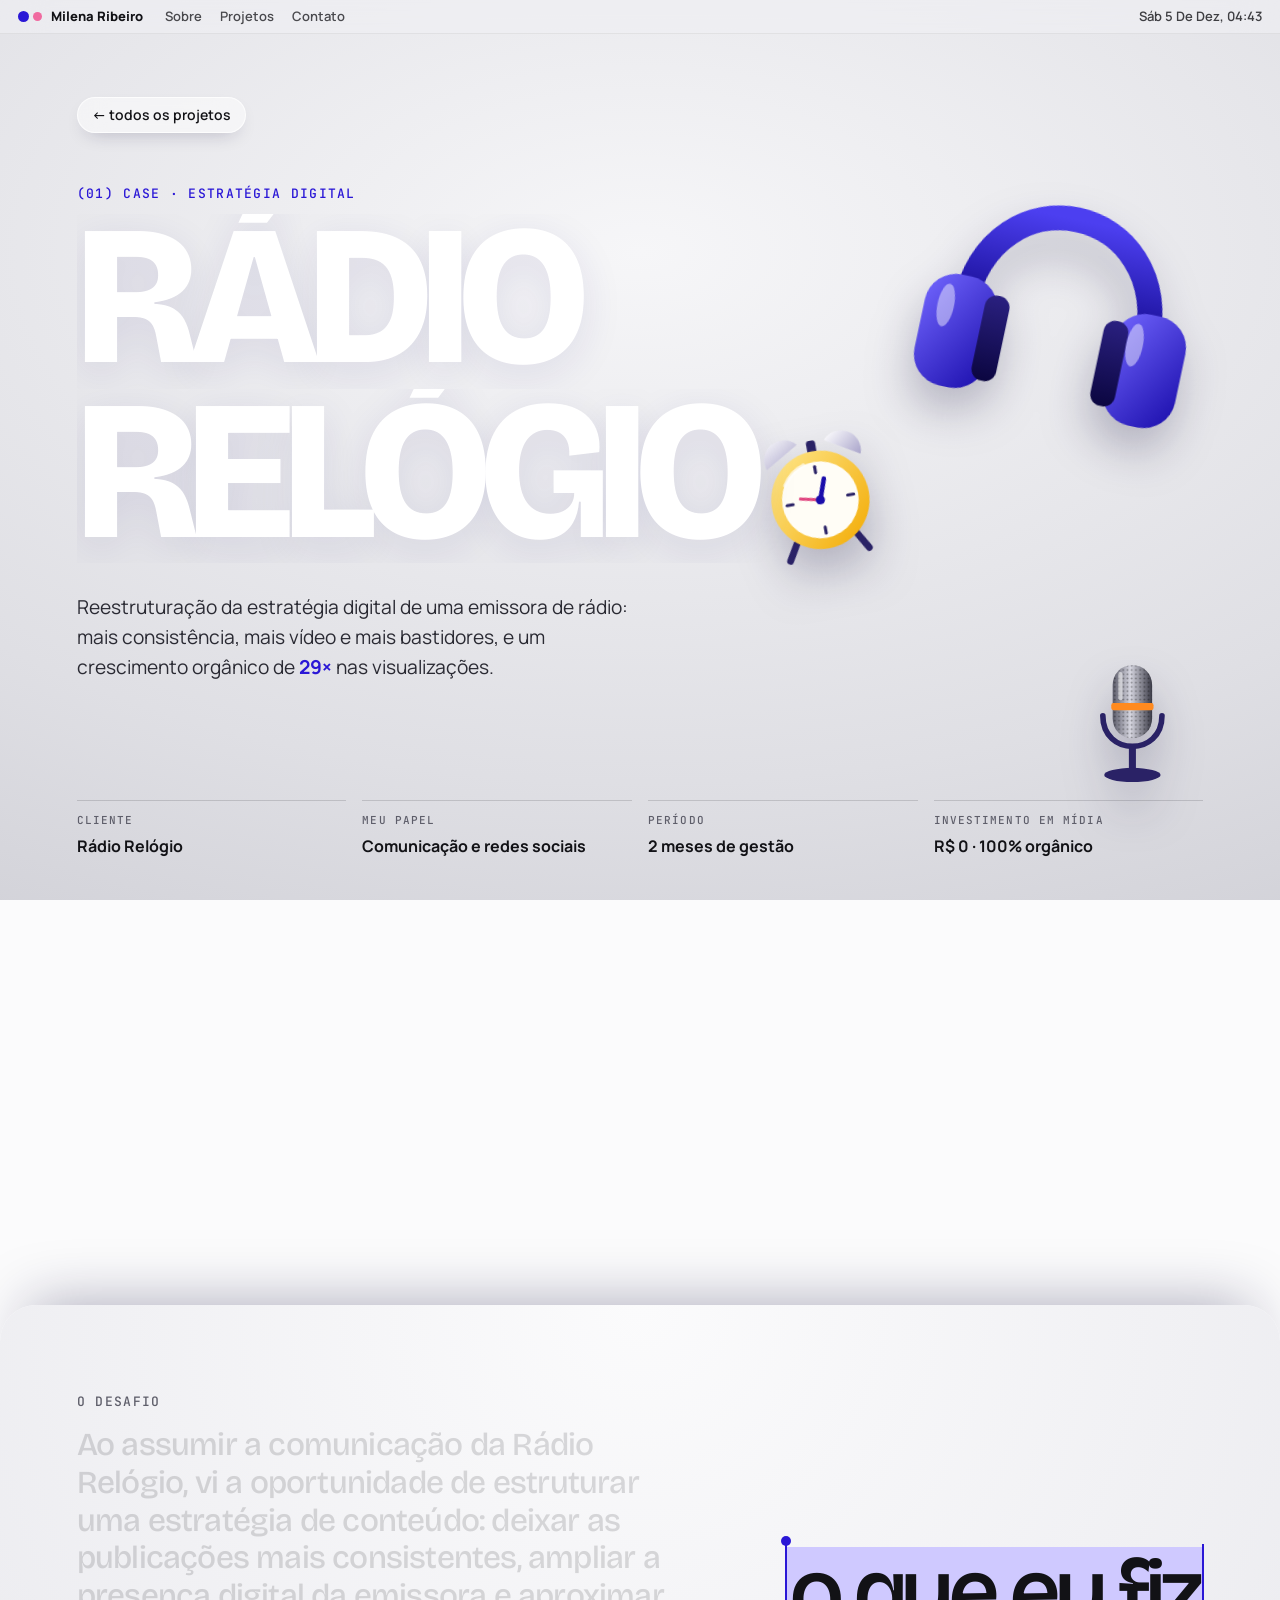
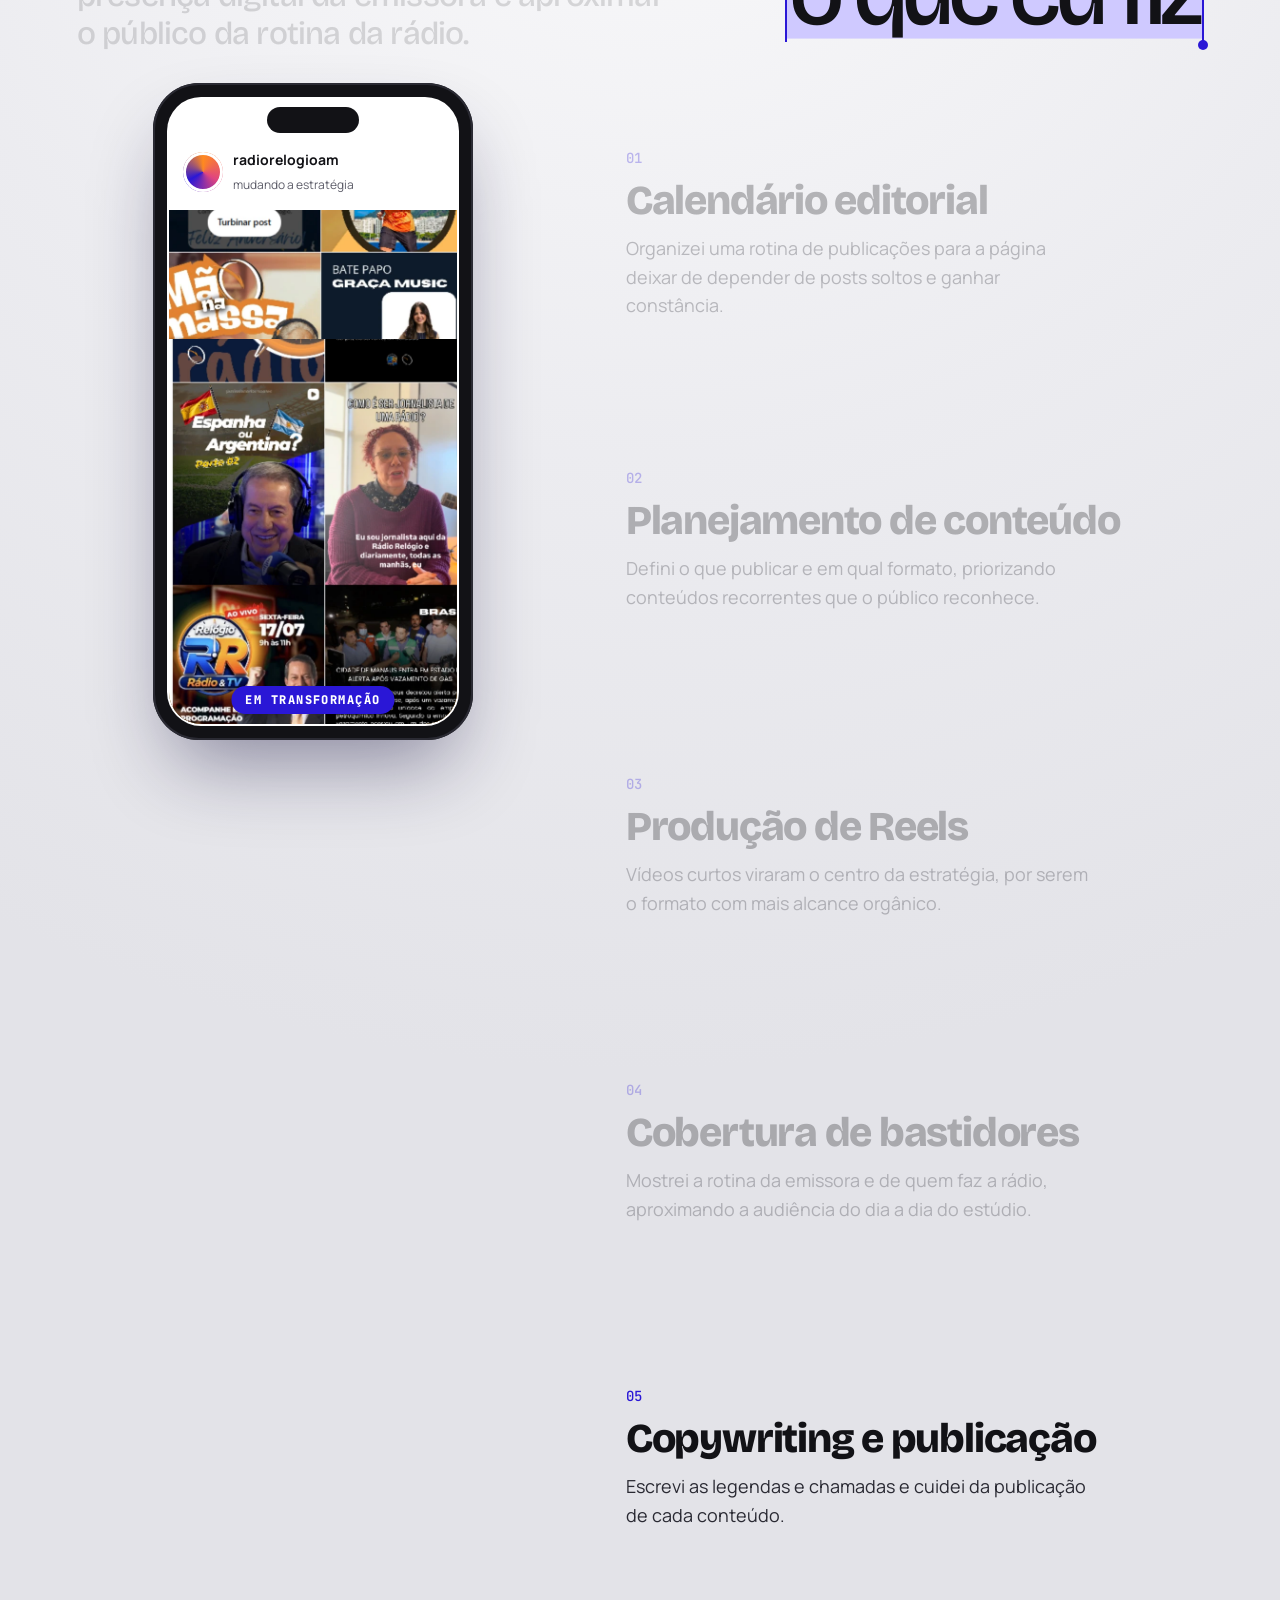
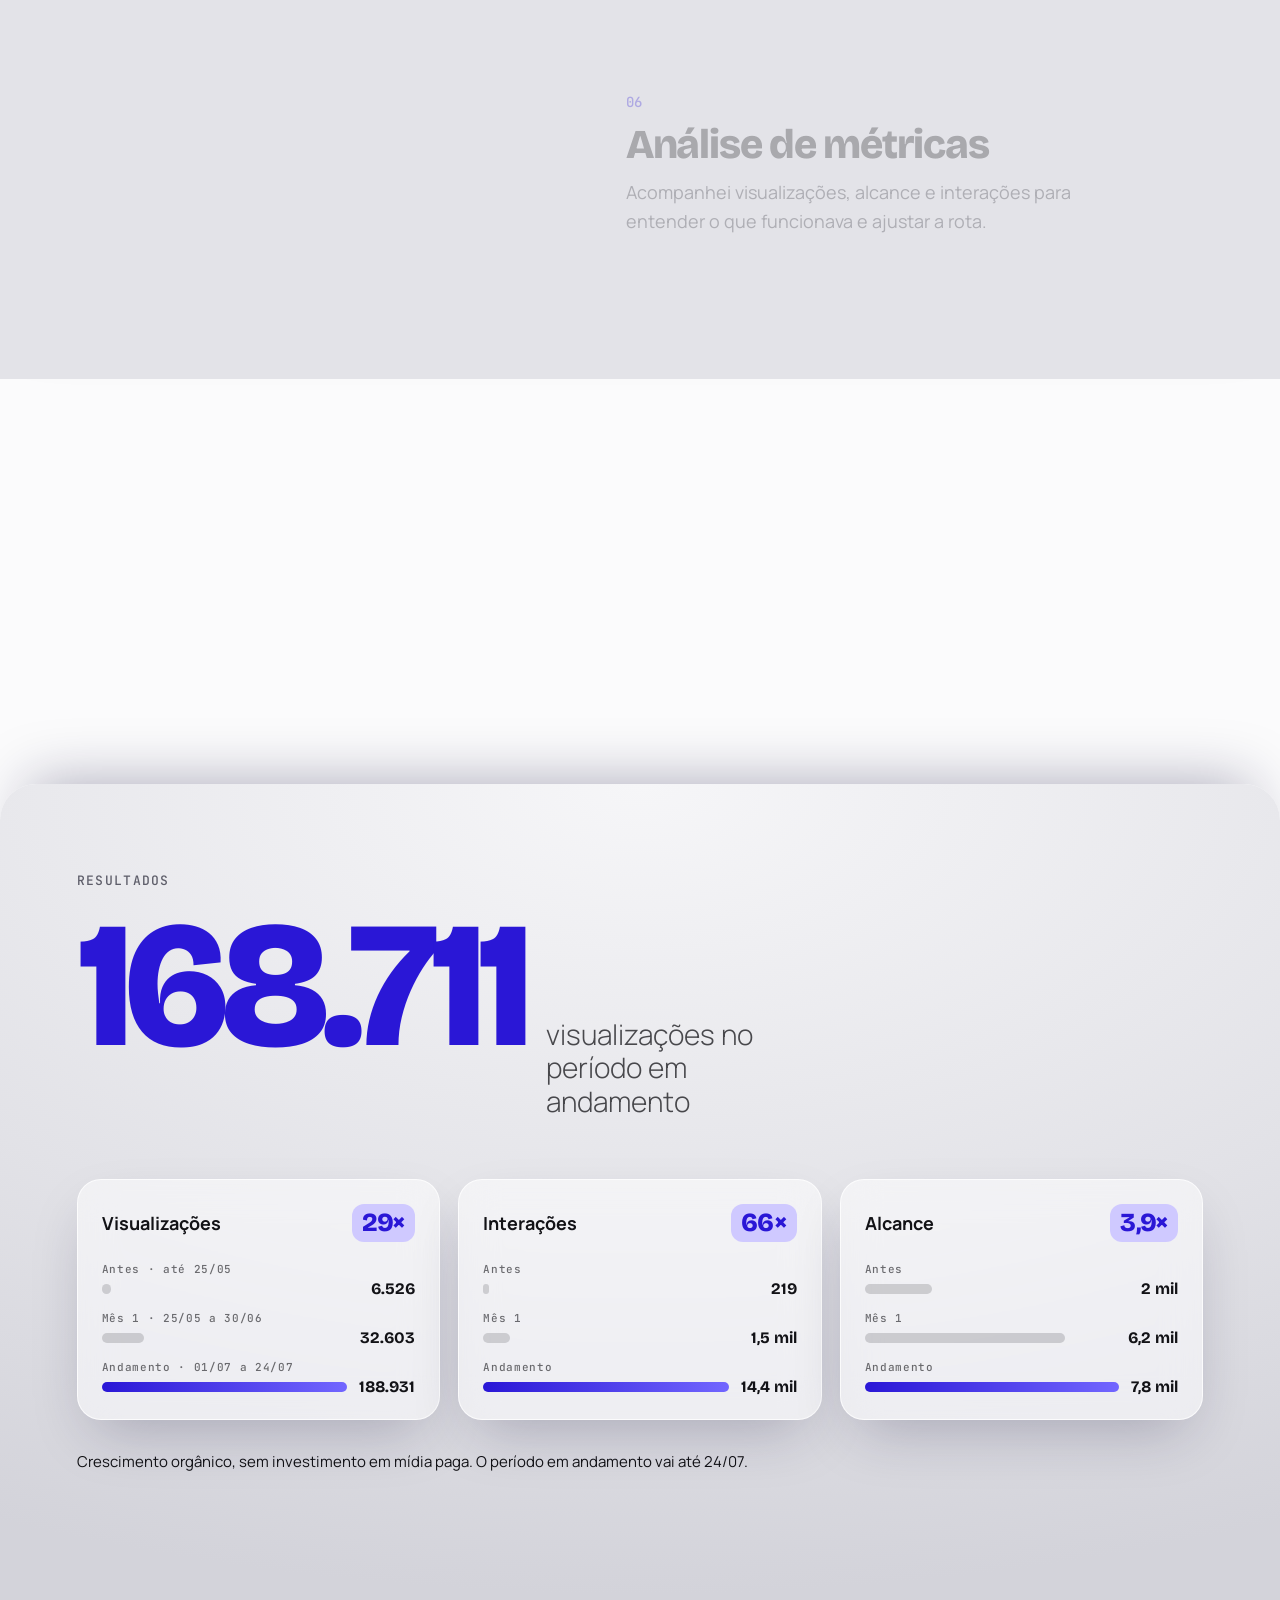
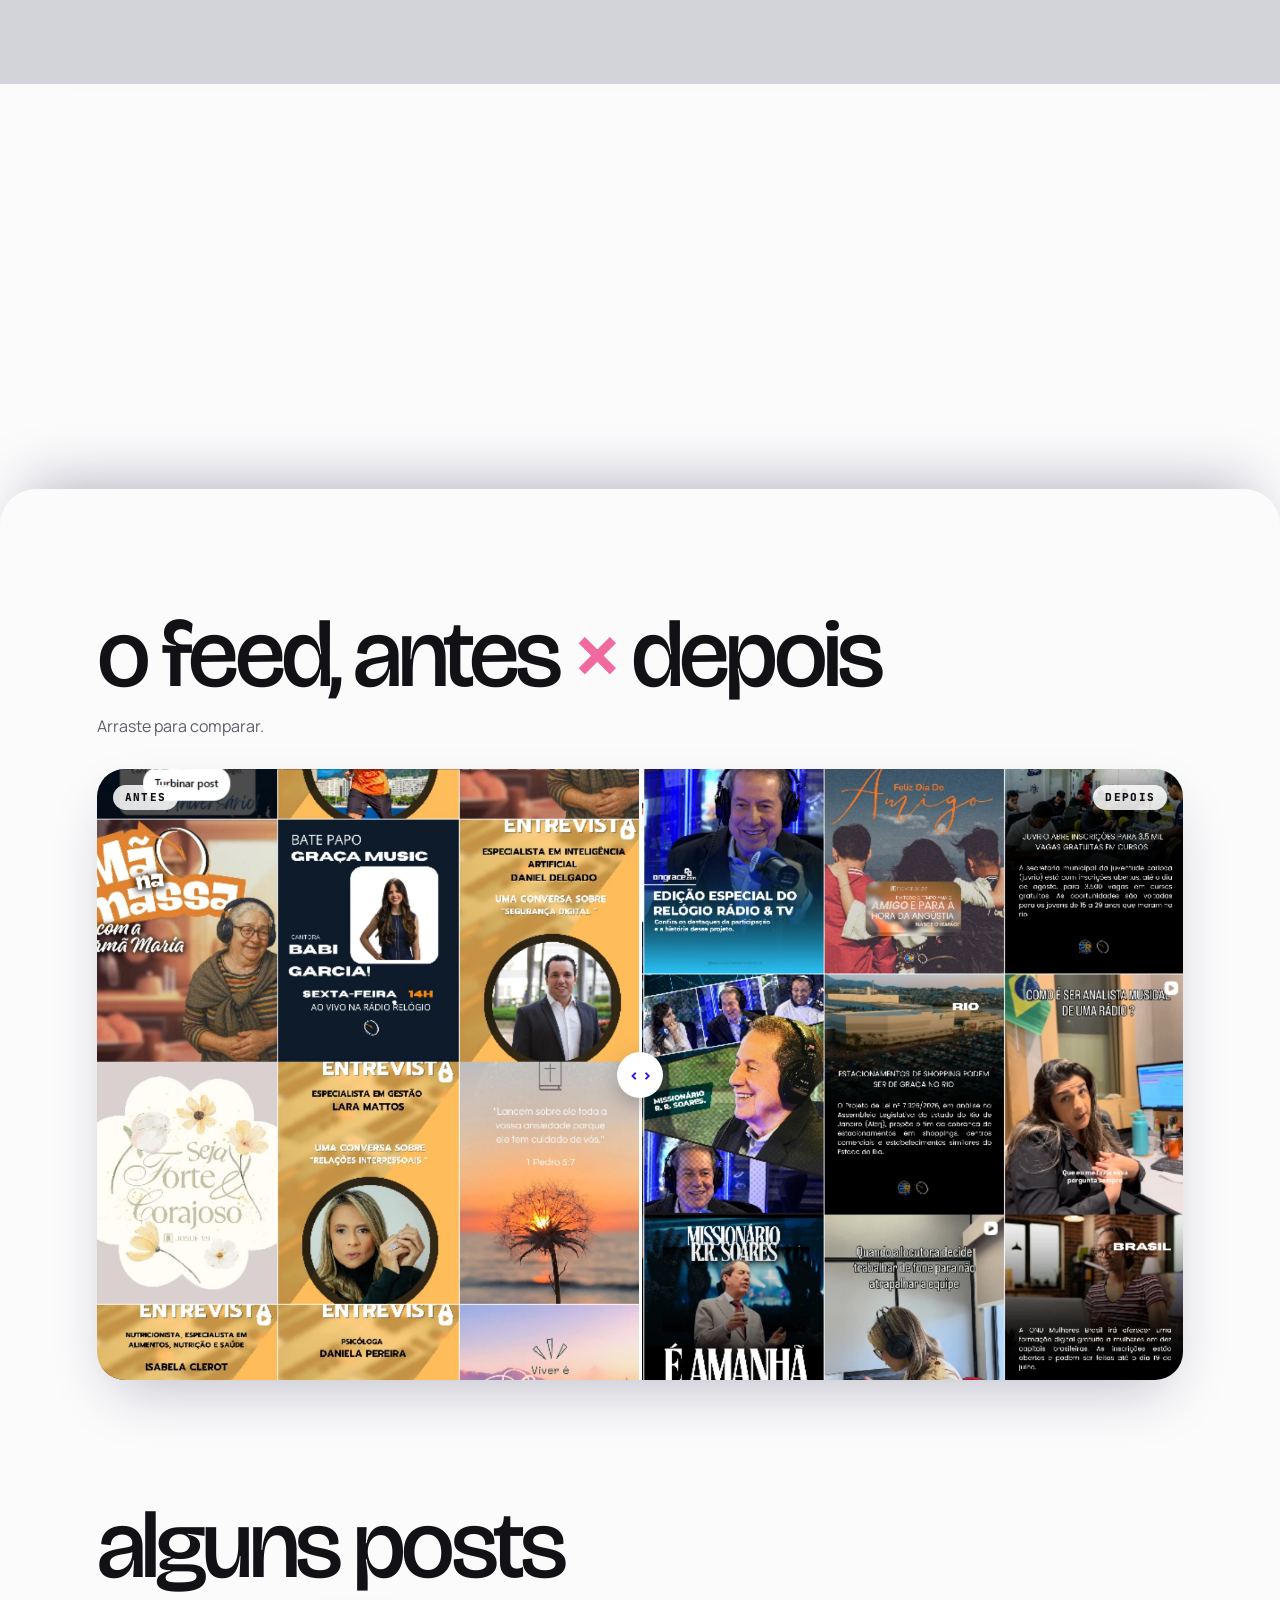
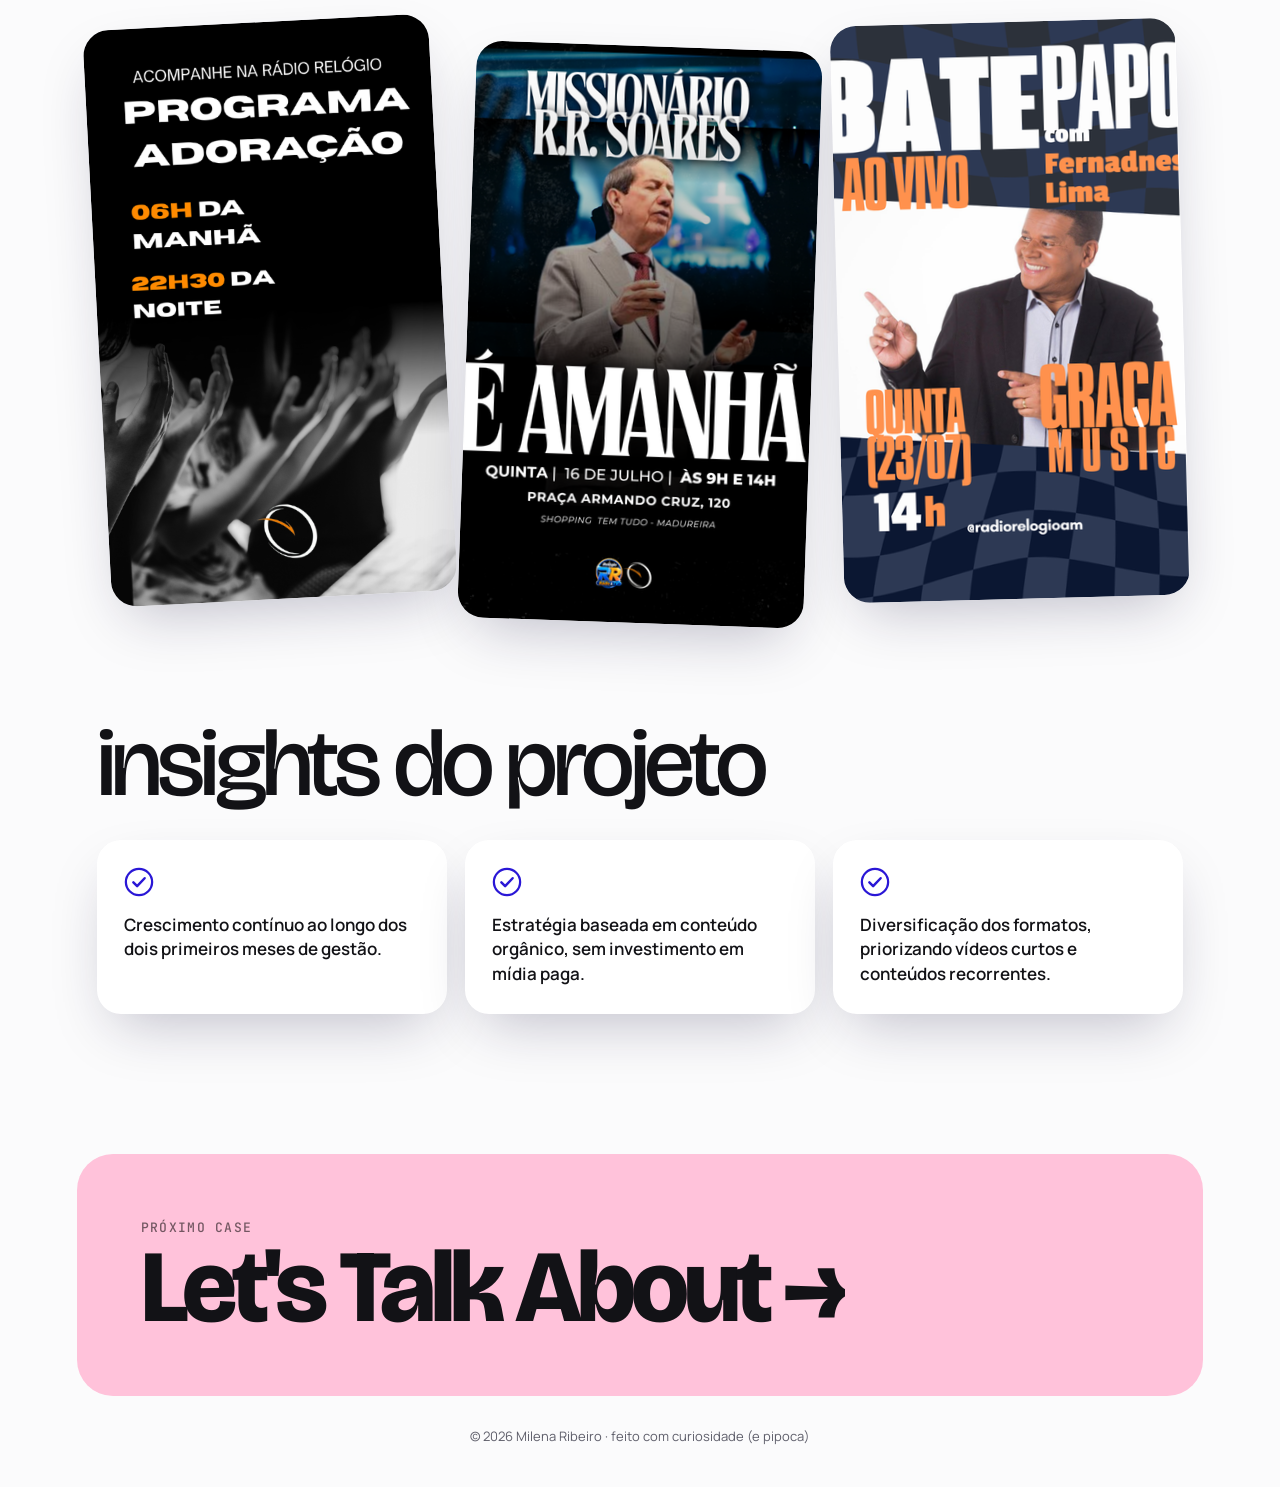
<file: radio-relogio.html>
<!doctype html>
<html lang="pt-BR">
<head>
<meta charset="utf-8">
<meta name="viewport" content="width=device-width, initial-scale=1">
<title>Rádio Relógio · Milena Ribeiro</title>
<meta name="description" content="Case Rádio Relógio: reestruturação da estratégia digital e crescimento orgânico de 29× nas visualizações.">
<meta property="og:title" content="Rádio Relógio · Milena Ribeiro">
<meta property="og:description" content="Case Rádio Relógio: reestruturação da estratégia digital e crescimento orgânico de 29× nas visualizações.">
<meta property="og:type" content="website">
<meta name="theme-color" content="#e6e6ea">
<link rel="icon" href="data:image/svg+xml,%3Csvg xmlns='http://www.w3.org/2000/svg' viewBox='0 0 32 32'%3E%3Ccircle cx='11' cy='16' r='9' fill='%232a17d6'/%3E%3Ccircle cx='24' cy='16' r='6' fill='%23f06aa0'/%3E%3C/svg%3E">
<link rel="preconnect" href="https://fonts.googleapis.com">
<link rel="preconnect" href="https://fonts.gstatic.com" crossorigin>
<link href="https://fonts.googleapis.com/css2?family=Bricolage+Grotesque:opsz,wght@12..96,300;12..96,500;12..96,800&family=JetBrains+Mono:wght@400;500&family=Manrope:wght@400;500;600;700;800&display=swap" rel="stylesheet">
<link rel="stylesheet" href="styles.css">
<link rel="stylesheet" href="case.css">
</head>
<body class="case">

<svg width="0" height="0" style="position:absolute" aria-hidden="true">
  <defs>
    <linearGradient id="g-hp-band" x1="0" y1="0" x2="0" y2="1"><stop offset="0" stop-color="#4c3ff0"/><stop offset="1" stop-color="#140a8f"/></linearGradient>
    <linearGradient id="g-hp-cup" x1="0" y1="0" x2="1" y2="1"><stop offset="0" stop-color="#7266ff"/><stop offset="1" stop-color="#1a0dab"/></linearGradient>
    <linearGradient id="g-hp-pad" x1="0" y1="0" x2="0" y2="1"><stop offset="0" stop-color="#2a2080"/><stop offset="1" stop-color="#0b0640"/></linearGradient>
    <linearGradient id="g-clock" x1="0" y1="0" x2="1" y2="1"><stop offset="0" stop-color="#ffe98f"/><stop offset="1" stop-color="#f2a900"/></linearGradient>
    <linearGradient id="g-bell" x1="0" y1="0" x2="1" y2="1"><stop offset="0" stop-color="#ffffff"/><stop offset="1" stop-color="#a7a2c9"/></linearGradient>
    <linearGradient id="g-mic" x1="0" y1="0" x2="1" y2="0"><stop offset="0" stop-color="#5a5a68"/><stop offset=".45" stop-color="#d6d6e0"/><stop offset="1" stop-color="#3a3a46"/></linearGradient>
    <pattern id="pt-mic" width="6" height="6" patternUnits="userSpaceOnUse"><circle cx="3" cy="3" r="1.3" fill="#000" opacity=".35"/></pattern>

    <symbol id="i-phones" viewBox="0 0 200 200">
      <path d="M44 120 C44 34 156 34 156 120" fill="none" stroke="url(#g-hp-band)" stroke-width="15" stroke-linecap="round"/>
      <rect x="20" y="102" width="44" height="68" rx="19" fill="url(#g-hp-cup)"/>
      <rect x="56" y="110" width="15" height="52" rx="7" fill="url(#g-hp-pad)"/>
      <rect x="136" y="102" width="44" height="68" rx="19" fill="url(#g-hp-cup)"/>
      <rect x="129" y="110" width="15" height="52" rx="7" fill="url(#g-hp-pad)"/>
      <ellipse cx="33" cy="122" rx="5" ry="13" fill="#fff" opacity=".45"/>
      <ellipse cx="149" cy="122" rx="5" ry="13" fill="#fff" opacity=".45"/>
    </symbol>

    <symbol id="i-clock" viewBox="0 0 200 200">
      <path d="M62 160 L48 184 M138 160 L152 184" stroke="#2a2266" stroke-width="9" stroke-linecap="round"/>
      <path d="M38 62 A26 26 0 0 1 82 36 Z" fill="url(#g-bell)"/>
      <path d="M162 62 A26 26 0 0 0 118 36 Z" fill="url(#g-bell)"/>
      <rect x="94" y="34" width="12" height="18" rx="4" fill="#2a2266"/>
      <circle cx="100" cy="112" r="64" fill="url(#g-clock)"/>
      <circle cx="100" cy="112" r="50" fill="#fffdf6"/>
      <g stroke="#2a2266" stroke-width="4" stroke-linecap="round">
        <path d="M100 68 V76"/><path d="M100 148 V156"/><path d="M56 112 H64"/><path d="M136 112 H144"/>
      </g>
      <path d="M100 112 L100 84" stroke="#1a0dab" stroke-width="6" stroke-linecap="round">
        <animateTransform attributeName="transform" type="rotate" from="0 100 112" to="360 100 112" dur="40s" repeatCount="indefinite"/>
      </path>
      <path d="M100 112 L126 112" stroke="#e0457f" stroke-width="4" stroke-linecap="round">
        <animateTransform attributeName="transform" type="rotate" from="0 100 112" to="360 100 112" dur="4s" repeatCount="indefinite"/>
      </path>
      <circle cx="100" cy="112" r="6" fill="#1a0dab"/>
      <path d="M58 86 A50 50 0 0 1 86 64" stroke="#fff" stroke-width="5" stroke-linecap="round" fill="none" opacity=".7"/>
    </symbol>

    <symbol id="i-mic" viewBox="0 0 200 200">
      <path d="M58 92 C58 150 142 150 142 92" fill="none" stroke="#2a2266" stroke-width="8" stroke-linecap="round"/>
      <rect x="95" y="136" width="10" height="34" fill="#2a2266"/>
      <ellipse cx="100" cy="176" rx="40" ry="10" fill="#2a2266"/>
      <rect x="72" y="20" width="56" height="104" rx="28" fill="url(#g-mic)"/>
      <rect x="72" y="20" width="56" height="104" rx="28" fill="url(#pt-mic)"/>
      <rect x="70" y="74" width="60" height="10" rx="3" fill="#ff8a1f"/>
      <rect x="80" y="30" width="6" height="40" rx="3" fill="#fff" opacity=".55"/>
    </symbol>

    <symbol id="i-check" viewBox="0 0 24 24"><circle cx="12" cy="12" r="10.5" fill="none" stroke="currentColor" stroke-width="1.8"/><path d="M7.5 12.3l3 3 6-6.3" fill="none" stroke="currentColor" stroke-width="2" stroke-linecap="round" stroke-linejoin="round"/></symbol>
  </defs>
</svg>

<header class="menubar">
  <a class="brand" href="index.html"><span class="brand-dot"></span>Milena Ribeiro</a>
  <nav>
    <a href="index.html#sobre">Sobre</a>
    <a href="index.html#projetos">Projetos</a>
    <a href="index.html#contato">Contato</a>
  </nav>
  <time id="clock" aria-hidden="true"></time>
</header>

<main>

<!-- ============ ABERTURA ============ -->
<section class="c-hero stack">
  <a class="back" href="index.html#projetos">← todos os projetos</a>
  <p class="c-kicker">(01) CASE · ESTRATÉGIA DIGITAL</p>
  <h1 class="c-title"><span class="line"><span>RÁDIO</span></span> <span class="line"><span>RELÓGIO</span></span></h1>
  <p class="c-lead">Reestruturação da estratégia digital de uma emissora de rádio: mais consistência, mais vídeo e mais bastidores, e um crescimento orgânico de <strong>29×</strong> nas visualizações.</p>

  <div class="c-obj o1" data-speed=".35"><div class="float"><svg viewBox="0 0 200 200"><use href="#i-phones"/></svg></div></div>
  <div class="c-obj o2" data-speed=".6"><div class="float" style="--d:-2s"><svg viewBox="0 0 200 200"><use href="#i-clock"/></svg></div></div>
  <div class="c-obj o3" data-speed=".2"><div class="float" style="--d:-3.5s"><svg viewBox="0 0 200 200"><use href="#i-mic"/></svg></div></div>

  <dl class="c-meta">
    <div><dt>Cliente</dt><dd>Rádio Relógio</dd></div>
    <div><dt>Meu papel</dt><dd>Comunicação e redes sociais</dd></div>
    <div><dt>Período</dt><dd>2 meses de gestão</dd></div>
    <div><dt>Investimento em mídia</dt><dd>R$ 0 · 100% orgânico</dd></div>
  </dl>
</section>

<!-- ============ DESAFIO + O QUE EU FIZ ============ -->
<section class="process stack panel">
  <div class="process-head">
    <div>
      <p class="label">O DESAFIO</p>
      <p class="words">Ao assumir a comunicação da Rádio Relógio, vi a oportunidade de estruturar uma estratégia de conteúdo: deixar as publicações mais consistentes, ampliar a presença digital da emissora e aproximar o público da rotina da rádio.</p>
    </div>
    <h2 class="sec-title reveal"><span class="sel">o que eu fiz<i class="h h1"></i><i class="h h2"></i></span></h2>
  </div>

  <div class="process-grid">
    <div class="phone-wrap">
      <div class="phone" id="phone" data-stage="0">
        <div class="phone-notch"></div>
        <div class="phone-top">
          <span class="ph-avatar"></span>
          <div><b>radiorelogioam</b><small id="ph-state">antes da estratégia</small></div>
        </div>
        <div class="ph-feed" aria-label="Feed da Rádio Relógio: antes em laranja, depois em azul">
          <div class="pf pf-antes"></div>
          <div class="pf pf-depois"></div>
        </div>
        <span class="ph-badge" id="ph-badge">ANTES</span>
      </div>
    </div>

    <ol class="steps">
      <li class="step" data-step="1"><span class="step-n">01</span><h3>Calendário editorial</h3><p>Organizei uma rotina de publicações para a página deixar de depender de posts soltos e ganhar constância.</p></li>
      <li class="step" data-step="2"><span class="step-n">02</span><h3>Planejamento de conteúdo</h3><p>Defini o que publicar e em qual formato, priorizando conteúdos recorrentes que o público reconhece.</p></li>
      <li class="step" data-step="3"><span class="step-n">03</span><h3>Produção de Reels</h3><p>Vídeos curtos viraram o centro da estratégia, por serem o formato com mais alcance orgânico.</p></li>
      <li class="step" data-step="4"><span class="step-n">04</span><h3>Cobertura de bastidores</h3><p>Mostrei a rotina da emissora e de quem faz a rádio, aproximando a audiência do dia a dia do estúdio.</p></li>
      <li class="step" data-step="5"><span class="step-n">05</span><h3>Copywriting e publicação</h3><p>Escrevi as legendas e chamadas e cuidei da publicação de cada conteúdo.</p></li>
      <li class="step" data-step="6"><span class="step-n">06</span><h3>Análise de métricas</h3><p>Acompanhei visualizações, alcance e interações para entender o que funcionava e ajustar a rota.</p></li>
    </ol>
  </div>
</section>

<!-- ============ RESULTADOS ============ -->
<section class="results stack panel">
  <p class="label">RESULTADOS</p>
  <p class="r-big reveal"><span class="count" data-to="188931">0</span><small>visualizações no período em andamento</small></p>

  <div class="metrics">
    <article class="metric reveal">
      <header><h3>Visualizações</h3><span class="x">29×</span></header>
      <div class="bars">
        <div class="bar"><span>Antes · até 25/05</span><i data-w="3.5"></i><b>6.526</b></div>
        <div class="bar"><span>Mês 1 · 25/05 a 30/06</span><i data-w="17.3"></i><b>32.603</b></div>
        <div class="bar hot"><span>Andamento · 01/07 a 24/07</span><i data-w="100"></i><b>188.931</b></div>
      </div>
    </article>
    <article class="metric reveal">
      <header><h3>Interações</h3><span class="x">66×</span></header>
      <div class="bars">
        <div class="bar"><span>Antes</span><i data-w="1.5"></i><b>219</b></div>
        <div class="bar"><span>Mês 1</span><i data-w="10.4"></i><b>1,5 mil</b></div>
        <div class="bar hot"><span>Andamento</span><i data-w="100"></i><b>14,4 mil</b></div>
      </div>
    </article>
    <article class="metric reveal">
      <header><h3>Alcance</h3><span class="x">3,9×</span></header>
      <div class="bars">
        <div class="bar"><span>Antes</span><i data-w="25.6"></i><b>2 mil</b></div>
        <div class="bar"><span>Mês 1</span><i data-w="79.5"></i><b>6,2 mil</b></div>
        <div class="bar hot"><span>Andamento</span><i data-w="100"></i><b>7,8 mil</b></div>
      </div>
    </article>
  </div>
  <p class="r-note reveal">Crescimento orgânico, sem investimento em mídia paga. O período em andamento vai até 24/07.</p>
</section>

<div class="rest panel">
<!-- ============ ANTES × DEPOIS ============ -->
<section class="compare-sec">
  <h2 class="sec-title reveal">o feed, antes <span class="amp">×</span> depois</h2>
  <p class="sec-sub reveal">Arraste para comparar.</p>
  <div class="compare reveal" id="compare" style="--pos:50%">
    <figure class="slot cmp-after" data-file="img/radio/feed-depois.webp"><img src="img/radio/feed-depois.webp" alt="Feed da Rádio Relógio depois da estratégia: posts em azul-escuro, com vídeos e bastidores"><figcaption>DEPOIS</figcaption></figure>
    <figure class="slot cmp-before" data-file="img/radio/feed-antes.webp"><img src="img/radio/feed-antes.webp" alt="Feed da Rádio Relógio antes da estratégia: posts em laranja, com entrevistas e mensagens"><figcaption>ANTES</figcaption></figure>
    <div class="cmp-handle" aria-hidden="true"><span>‹ ›</span></div>
    <input type="range" min="0" max="100" value="50" aria-label="Comparar antes e depois" id="cmp-range">
  </div>
</section>

<!-- ============ POSTS ============ -->
<section class="posts-sec">
  <h2 class="sec-title reveal">alguns posts</h2>
  <div class="posts">
    <figure class="slot post reveal" data-file="img/radio/post-1.png"><img src="img/radio/post-1.png" alt="Arte do Programa Adoração, com horários às 6h e 22h30"></figure>
    <figure class="slot post reveal" data-file="img/radio/post-2.png"><img src="img/radio/post-2.png" alt="Arte de evento com o Missionário R.R. Soares: É amanhã"></figure>
    <figure class="slot post reveal" data-file="img/radio/post-3.png"><img src="img/radio/post-3.png" alt="Arte do Bate Papo ao vivo Graça Music"></figure>
  </div>
</section>

<!-- ============ APRENDIZADOS ============ -->
<section class="insights">
  <h2 class="sec-title reveal">insights do projeto</h2>
  <div class="insight-grid">
    <article class="glass insight reveal"><svg viewBox="0 0 24 24"><use href="#i-check"/></svg><p>Crescimento contínuo ao longo dos dois primeiros meses de gestão.</p></article>
    <article class="glass insight reveal"><svg viewBox="0 0 24 24"><use href="#i-check"/></svg><p>Estratégia baseada em conteúdo orgânico, sem investimento em mídia paga.</p></article>
    <article class="glass insight reveal"><svg viewBox="0 0 24 24"><use href="#i-check"/></svg><p>Diversificação dos formatos, priorizando vídeos curtos e conteúdos recorrentes.</p></article>
  </div>
</section>

<!-- ============ PRÓXIMO ============ -->
<a class="next" href="lets-talk-about.html">
  <span class="label">PRÓXIMO CASE</span>
  <span class="next-title">Let's Talk About <i>→</i></span>
</a>
<footer class="foot">© 2026 Milena Ribeiro · feito com curiosidade (e pipoca)</footer>
</div>

</main>

<script src="case.js"></script>
<script src="flow.js"></script>
</body>
</html>
</file>
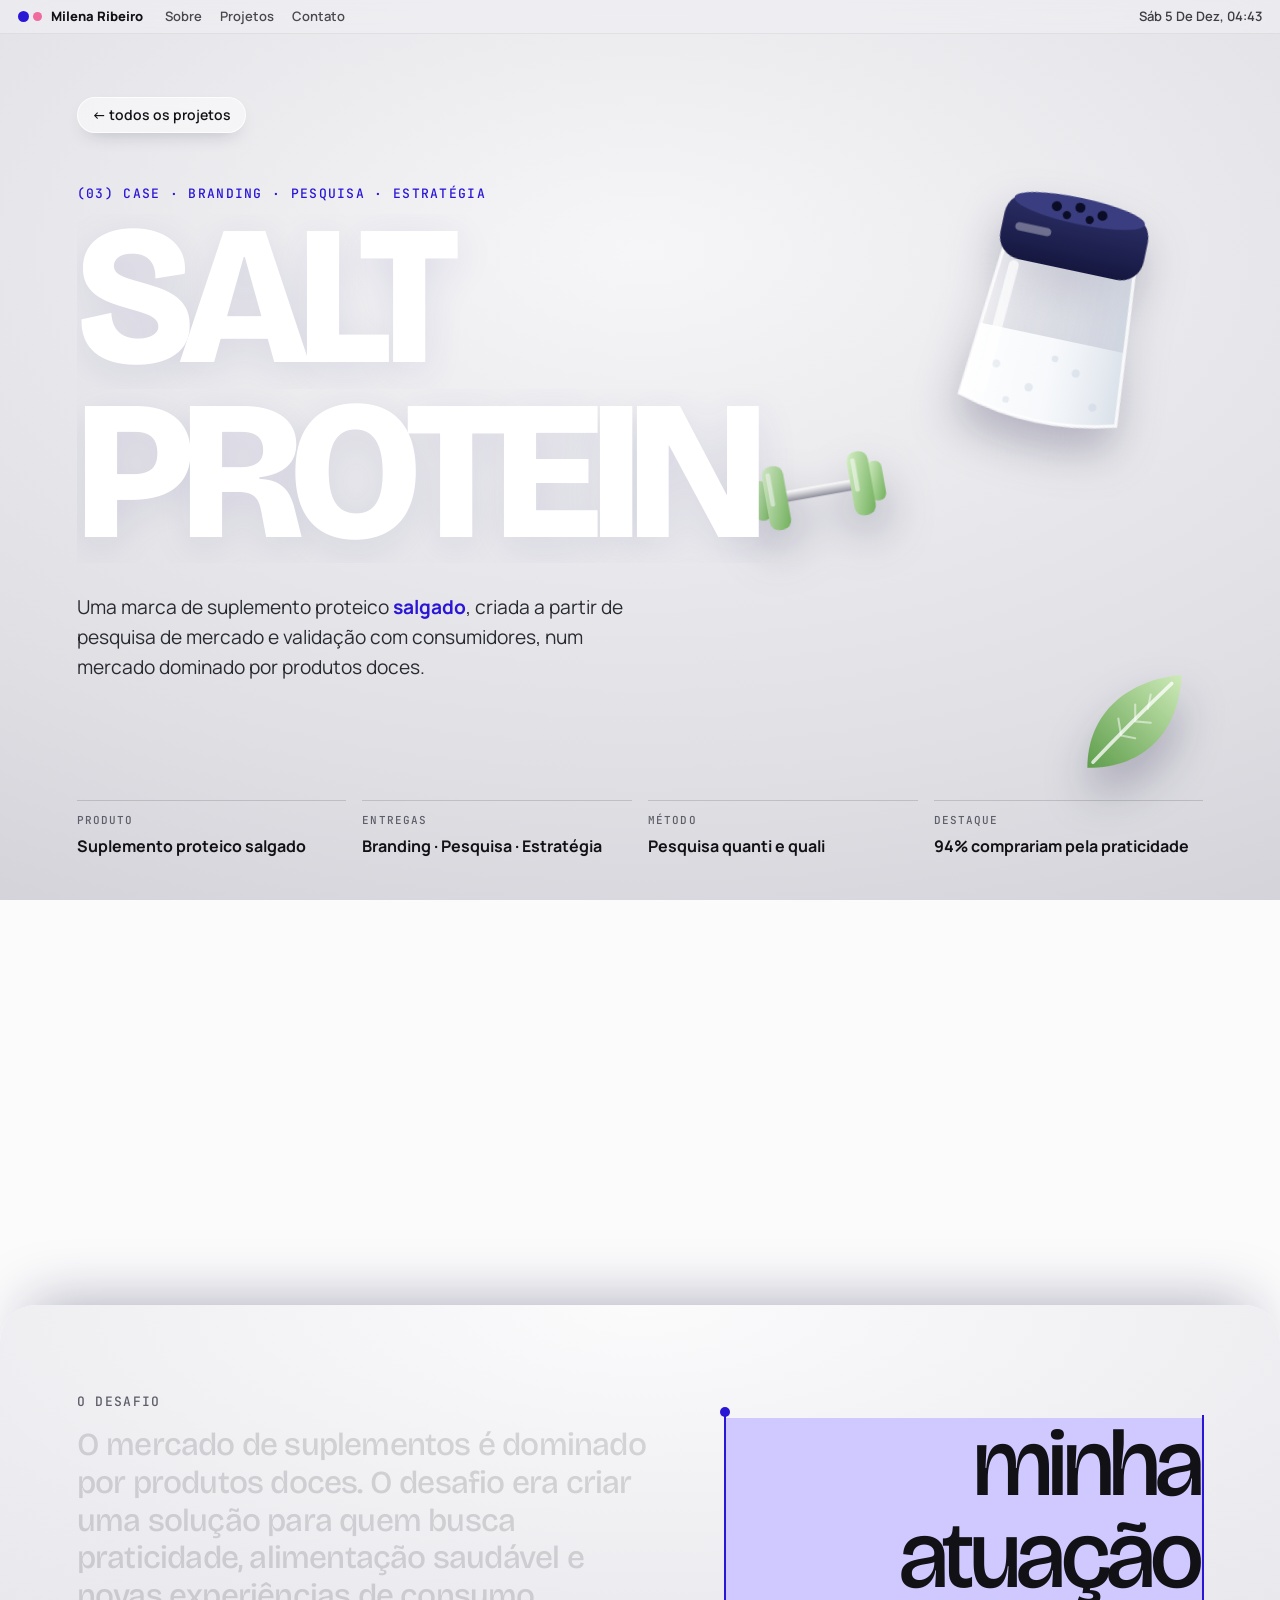
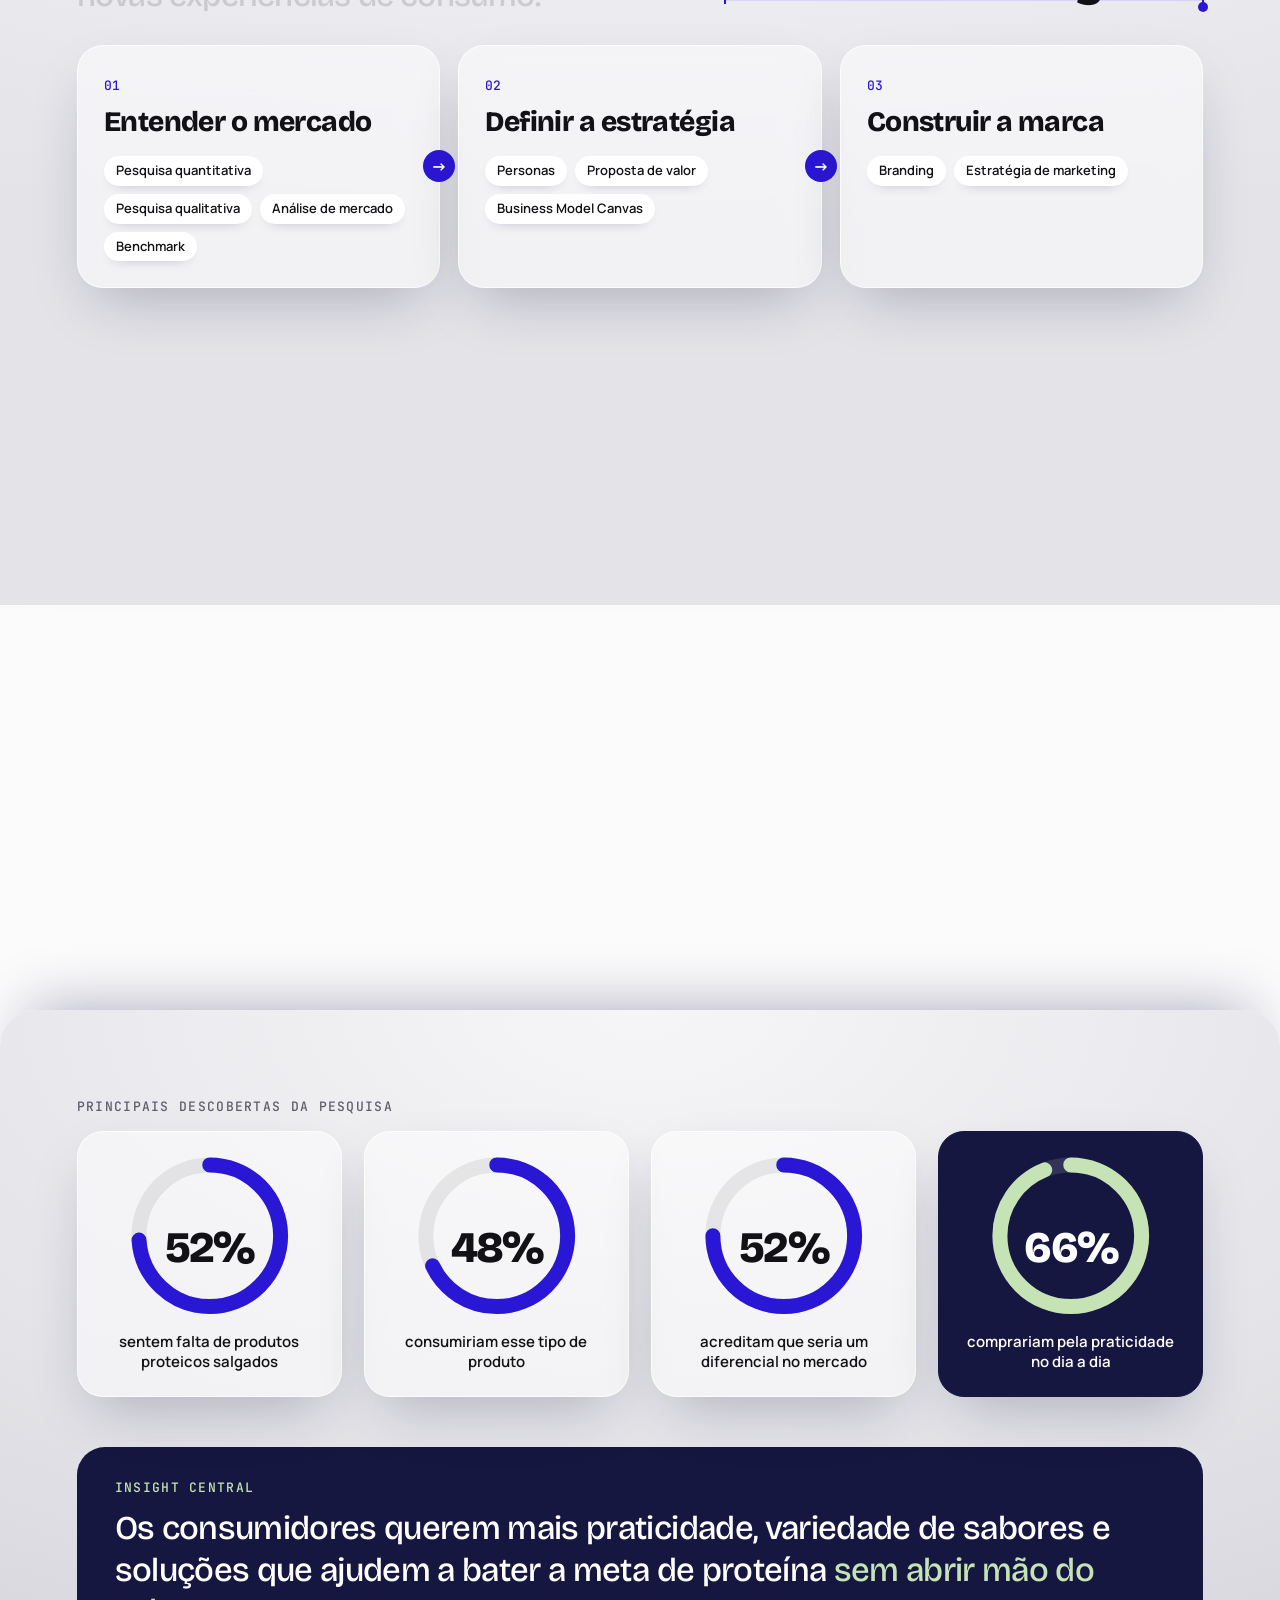
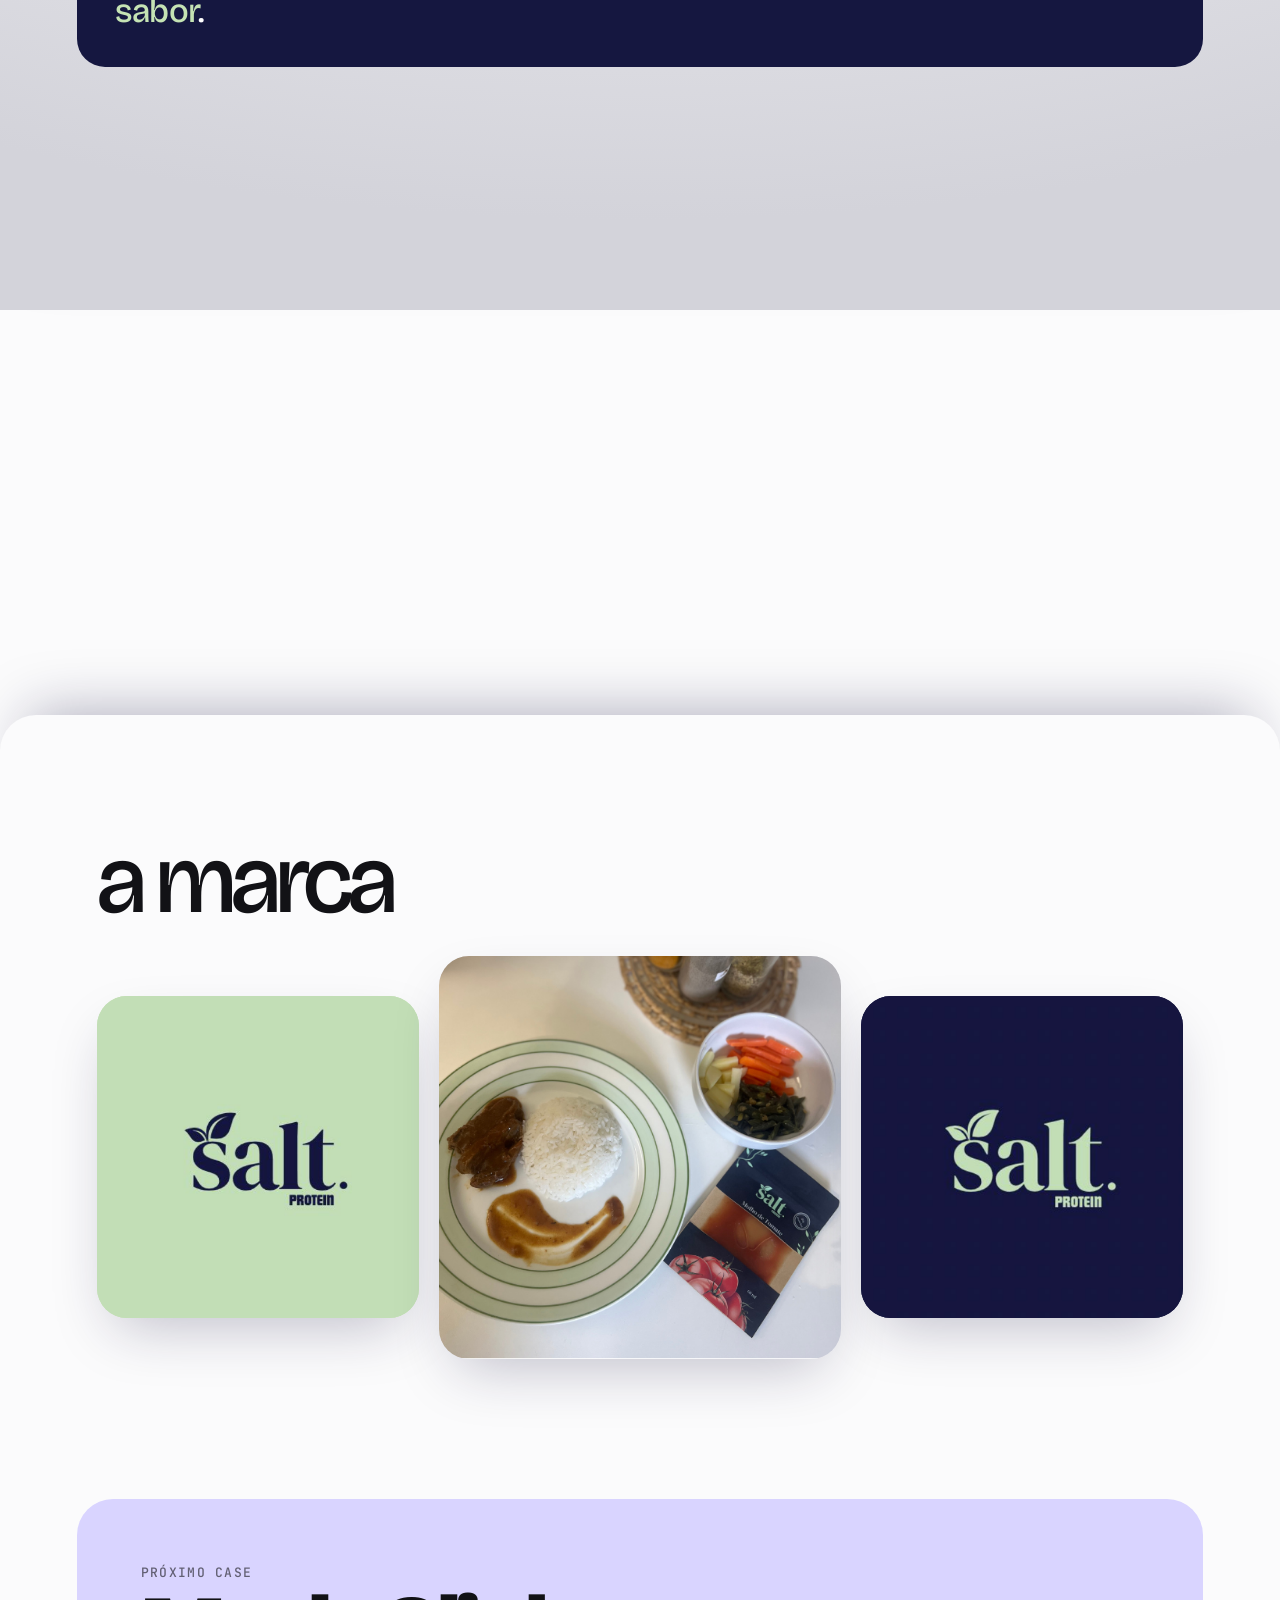
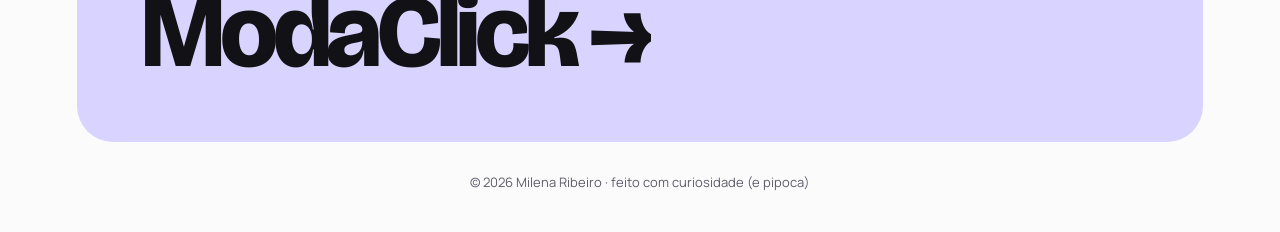
<file: salt-protein.html>
<!doctype html>
<html lang="pt-BR">
<head>
<meta charset="utf-8">
<meta name="viewport" content="width=device-width, initial-scale=1">
<title>Salt Protein · Milena Ribeiro</title>
<meta name="description" content="Case Salt Protein: marca de suplemento proteico salgado criada a partir de pesquisa de mercado e validação com consumidores.">
<meta property="og:title" content="Salt Protein · Milena Ribeiro">
<meta property="og:description" content="Case Salt Protein: marca de suplemento proteico salgado criada a partir de pesquisa de mercado e validação com consumidores.">
<meta property="og:type" content="website">
<meta name="theme-color" content="#e6e6ea">
<link rel="icon" href="data:image/svg+xml,%3Csvg xmlns='http://www.w3.org/2000/svg' viewBox='0 0 32 32'%3E%3Ccircle cx='11' cy='16' r='9' fill='%232a17d6'/%3E%3Ccircle cx='24' cy='16' r='6' fill='%23f06aa0'/%3E%3C/svg%3E">
<link rel="preconnect" href="https://fonts.googleapis.com">
<link rel="preconnect" href="https://fonts.gstatic.com" crossorigin>
<link href="https://fonts.googleapis.com/css2?family=Bricolage+Grotesque:opsz,wght@12..96,300;12..96,500;12..96,800&family=JetBrains+Mono:wght@400;500&family=Manrope:wght@400;500;600;700;800&display=swap" rel="stylesheet">
<link rel="stylesheet" href="styles.css">
<link rel="stylesheet" href="case.css">
</head>
<body class="case">

<svg width="0" height="0" style="position:absolute" aria-hidden="true">
  <defs>
    <linearGradient id="g-db-plate" x1="0" y1="0" x2="1" y2="1"><stop offset="0" stop-color="#d8f0c8"/><stop offset="1" stop-color="#6fae5a"/></linearGradient>
    <linearGradient id="g-db-bar" x1="0" y1="0" x2="0" y2="1"><stop offset="0" stop-color="#ffffff"/><stop offset="1" stop-color="#8f8f9c"/></linearGradient>
    <linearGradient id="g-glass" x1="0" y1="0" x2="1" y2="0"><stop offset="0" stop-color="#ffffff" stop-opacity=".55"/><stop offset=".5" stop-color="#e9eef5" stop-opacity=".35"/><stop offset="1" stop-color="#c9d3df" stop-opacity=".7"/></linearGradient>
    <linearGradient id="g-cap" x1="0" y1="0" x2="0" y2="1"><stop offset="0" stop-color="#2c2f66"/><stop offset="1" stop-color="#151740"/></linearGradient>
    <linearGradient id="g-leaf" x1="0" y1="1" x2="1" y2="0"><stop offset="0" stop-color="#5f9e4c"/><stop offset="1" stop-color="#cdeab8"/></linearGradient>

    <symbol id="i-dumbbell" viewBox="0 0 200 200">
      <rect x="50" y="93" width="100" height="14" rx="7" fill="url(#g-db-bar)"/>
      <rect x="14" y="74" width="20" height="52" rx="9" fill="url(#g-db-plate)"/>
      <rect x="166" y="74" width="20" height="52" rx="9" fill="url(#g-db-plate)"/>
      <rect x="30" y="58" width="28" height="84" rx="12" fill="url(#g-db-plate)"/>
      <rect x="142" y="58" width="28" height="84" rx="12" fill="url(#g-db-plate)"/>
      <rect x="35" y="66" width="6" height="44" rx="3" fill="#fff" opacity=".5"/>
      <rect x="147" y="66" width="6" height="44" rx="3" fill="#fff" opacity=".5"/>
    </symbol>

    <symbol id="i-salt" viewBox="0 0 200 200">
      <path d="M56 128 H144 L148 172 Q100 186 52 172 Z" fill="#ffffff"/>
      <g fill="#dfe4ec"><circle cx="70" cy="150" r="2.5"/><circle cx="92" cy="160" r="2.5"/><circle cx="118" cy="146" r="2.5"/><circle cx="132" cy="164" r="2.5"/><circle cx="104" cy="140" r="2"/><circle cx="80" cy="170" r="2"/></g>
      <path d="M60 80 H140 L148 172 Q100 186 52 172 Z" fill="url(#g-glass)" stroke="#ffffff" stroke-opacity=".8" stroke-width="2"/>
      <path d="M68 90 L64 166" stroke="#fff" stroke-width="6" stroke-linecap="round" opacity=".7"/>
      <rect x="56" y="46" width="88" height="40" rx="14" fill="url(#g-cap)"/>
      <ellipse cx="100" cy="50" rx="40" ry="8" fill="#3a3e80"/>
      <g fill="#0b0c26"><circle cx="86" cy="50" r="3"/><circle cx="100" cy="48" r="3"/><circle cx="114" cy="50" r="3"/><circle cx="93" cy="54" r="2.5"/><circle cx="107" cy="54" r="2.5"/></g>
      <rect x="64" y="64" width="22" height="5" rx="2.5" fill="#fff" opacity=".35"/>
    </symbol>

    <symbol id="i-leaf" viewBox="0 0 200 200">
      <path d="M36 166 C36 86 96 40 170 34 C166 112 120 166 36 166 Z" fill="url(#g-leaf)"/>
      <path d="M44 158 C80 120 112 88 156 46" stroke="#fff" stroke-width="5" stroke-linecap="round" fill="none" opacity=".75"/>
      <path d="M84 120 L80 96 M104 100 L104 76 M122 82 L126 62 M84 120 L104 124 M104 100 L126 102" stroke="#fff" stroke-width="3" stroke-linecap="round" opacity=".5"/>
    </symbol>
  </defs>
</svg>

<header class="menubar">
  <a class="brand" href="index.html"><span class="brand-dot"></span>Milena Ribeiro</a>
  <nav>
    <a href="index.html#sobre">Sobre</a>
    <a href="index.html#projetos">Projetos</a>
    <a href="index.html#contato">Contato</a>
  </nav>
  <time id="clock" aria-hidden="true"></time>
</header>

<main>

<!-- ============ ABERTURA ============ -->
<section class="c-hero stack">
  <a class="back" href="index.html#projetos">← todos os projetos</a>
  <p class="c-kicker">(03) CASE · BRANDING · PESQUISA · ESTRATÉGIA</p>
  <h1 class="c-title"><span class="line"><span>SALT</span></span> <span class="line"><span>PROTEIN</span></span></h1>
  <p class="c-lead">Uma marca de suplemento proteico <strong>salgado</strong>, criada a partir de pesquisa de mercado e validação com consumidores, num mercado dominado por produtos doces.</p>

  <div class="c-obj o1" data-speed=".35"><div class="float"><svg viewBox="0 0 200 200"><use href="#i-salt"/></svg></div></div>
  <div class="c-obj o2" data-speed=".6"><div class="float" style="--d:-2s"><svg viewBox="0 0 200 200"><use href="#i-dumbbell"/></svg></div></div>
  <div class="c-obj o3" data-speed=".2"><div class="float" style="--d:-3.5s"><svg viewBox="0 0 200 200"><use href="#i-leaf"/></svg></div></div>

  <dl class="c-meta">
    <div><dt>Produto</dt><dd>Suplemento proteico salgado</dd></div>
    <div><dt>Entregas</dt><dd>Branding · Pesquisa · Estratégia</dd></div>
    <div><dt>Método</dt><dd>Pesquisa quanti e quali</dd></div>
    <div><dt>Destaque</dt><dd>94% comprariam pela praticidade</dd></div>
  </dl>
</section>

<!-- ============ DESAFIO + ATUAÇÃO ============ -->
<section class="process stack panel salt-process">
  <div class="process-head">
    <div>
      <p class="label">O DESAFIO</p>
      <p class="words" data-keys="doces.|praticidade,|saudável|experiências">O mercado de suplementos é dominado por produtos doces. O desafio era criar uma solução para quem busca praticidade, alimentação saudável e novas experiências de consumo.</p>
    </div>
    <h2 class="sec-title reveal"><span class="sel">minha atuação<i class="h h1"></i><i class="h h2"></i></span></h2>
  </div>

  <ol class="flow3">
    <li class="flow-step reveal">
      <span class="flow-n">01</span>
      <h3>Entender o mercado</h3>
      <div class="chips"><span>Pesquisa quantitativa</span><span>Pesquisa qualitativa</span><span>Análise de mercado</span><span>Benchmark</span></div>
    </li>
    <li class="flow-step reveal">
      <span class="flow-n">02</span>
      <h3>Definir a estratégia</h3>
      <div class="chips"><span>Personas</span><span>Proposta de valor</span><span>Business Model Canvas</span></div>
    </li>
    <li class="flow-step reveal">
      <span class="flow-n">03</span>
      <h3>Construir a marca</h3>
      <div class="chips"><span>Branding</span><span>Estratégia de marketing</span></div>
    </li>
  </ol>
</section>

<!-- ============ DESCOBERTAS ============ -->
<section class="results stack panel">
  <p class="label">PRINCIPAIS DESCOBERTAS DA PESQUISA</p>
  <div class="rings">
    <figure class="ring reveal" style="--p:74">
      <svg viewBox="0 0 120 120" aria-hidden="true"><circle class="trk" cx="60" cy="60" r="52"/><circle class="val" cx="60" cy="60" r="52" pathLength="100"/></svg>
      <b><span class="count" data-to="74">0</span>%</b>
      <figcaption>sentem falta de produtos proteicos salgados</figcaption>
    </figure>
    <figure class="ring reveal" style="--p:68">
      <svg viewBox="0 0 120 120" aria-hidden="true"><circle class="trk" cx="60" cy="60" r="52"/><circle class="val" cx="60" cy="60" r="52" pathLength="100"/></svg>
      <b><span class="count" data-to="68">0</span>%</b>
      <figcaption>consumiriam esse tipo de produto</figcaption>
    </figure>
    <figure class="ring reveal" style="--p:75">
      <svg viewBox="0 0 120 120" aria-hidden="true"><circle class="trk" cx="60" cy="60" r="52"/><circle class="val" cx="60" cy="60" r="52" pathLength="100"/></svg>
      <b><span class="count" data-to="75">0</span>%</b>
      <figcaption>acreditam que seria um diferencial no mercado</figcaption>
    </figure>
    <figure class="ring hot reveal" style="--p:94">
      <svg viewBox="0 0 120 120" aria-hidden="true"><circle class="trk" cx="60" cy="60" r="52"/><circle class="val" cx="60" cy="60" r="52" pathLength="100"/></svg>
      <b><span class="count" data-to="94">0</span>%</b>
      <figcaption>comprariam pela praticidade no dia a dia</figcaption>
    </figure>
  </div>
  <blockquote class="insight-quote reveal">
    <span class="label">INSIGHT CENTRAL</span>
    Os consumidores querem mais praticidade, variedade de sabores e soluções que ajudem a bater a meta de proteína <em>sem abrir mão do sabor</em>.
  </blockquote>
</section>

<div class="rest panel">
<!-- ============ A MARCA ============ -->
<section class="brand-sec">
  <h2 class="sec-title reveal">a marca</h2>
  <div class="brand-grid">
    <figure class="slot brand-tile light reveal" data-file="img/salt/logo-verde.png"><img src="img/salt/logo-verde.png" alt="Logo Salt Protein sobre fundo verde-claro"></figure>
    <figure class="slot brand-tile photo reveal" data-file="img/salt/produto.png"><img src="img/salt/produto.png" alt="Embalagem da Salt Protein ao lado de um prato de comida"></figure>
    <figure class="slot brand-tile dark reveal" data-file="img/salt/logo-azul.png"><img src="img/salt/logo-azul.png" alt="Logo Salt Protein sobre fundo azul-marinho"></figure>
  </div>
</section>

<a class="next" href="modaclick.html" style="background:#d9d4ff">
  <span class="label">PRÓXIMO CASE</span>
  <span class="next-title">ModaClick <i>→</i></span>
</a>
<footer class="foot">© 2026 Milena Ribeiro · feito com curiosidade (e pipoca)</footer>
</div>

</main>

<script src="case.js"></script>
<script src="flow.js"></script>
</body>
</html>
</file>
<file: styles.css>
/* ==========================================================
   Milena Ribeiro · Portfólio
   ========================================================== */
:root {
  --bg: #e6e6ea;
  --paper: #fbfbfc;
  --ink: #121216;
  --muted: #5e5e6a;
  --blue: #2a17d6;
  --blue-d: #1a0dab;
  --sel: #cfc9ff;
  --pink: #f06aa0;
  --yellow: #ffd23f;
  --glass: rgba(255, 255, 255, .52);
  --glass-line: rgba(255, 255, 255, .75);
  --shadow: 0 24px 60px -18px rgba(24, 20, 60, .28);
  --display: "Bricolage Grotesque", "Manrope", sans-serif;
  --body: "Manrope", system-ui, sans-serif;
  --mono: "JetBrains Mono", ui-monospace, monospace;
  color-scheme: light;
}

* { box-sizing: border-box; }
html { scroll-behavior: smooth; }
body {
  margin: 0;
  background: var(--paper);
  color: var(--ink);
  font: 400 16px/1.6 var(--body);
  -webkit-font-smoothing: antialiased;
  overflow-x: hidden;
}
img, svg { display: block; }
a { color: inherit; }
button { font: inherit; }

.glass {
  background: var(--glass);
  -webkit-backdrop-filter: blur(18px) saturate(1.5);
  backdrop-filter: blur(18px) saturate(1.5);
  border: 1px solid var(--glass-line);
  box-shadow: var(--shadow);
}

/* ---------- barra de menu (estilo Mac) ---------- */
.menubar {
  position: fixed; inset: 0 0 auto 0; z-index: 50;
  height: 34px; padding: 0 18px;
  display: flex; align-items: center; gap: 22px;
  font: 600 13px/1 var(--body);
  background: rgba(240, 240, 244, .6);
  -webkit-backdrop-filter: blur(20px) saturate(1.6);
  backdrop-filter: blur(20px) saturate(1.6);
  border-bottom: 1px solid rgba(0,0,0,.06);
}
.menubar a { text-decoration: none; }
.brand { display: flex; align-items: center; gap: 8px; font-weight: 800; }
.brand-dot { width: 11px; height: 11px; border-radius: 50%; background: var(--blue); box-shadow: 14px 0 0 -1px var(--pink); margin-right: 14px; }
.menubar nav { display: flex; gap: 18px; }
.menubar nav a { opacity: .75; transition: opacity .2s; }
.menubar nav a:hover { opacity: 1; }
#clock { margin-left: auto; font-weight: 600; opacity: .8; text-transform: capitalize; }

/* ---------- HERO ---------- */
/* ---------- fluxo contínuo: seções empilhadas ---------- */
.stack { position: sticky; top: 0; min-height: 100svh; }
/* pausa de leitura: a próxima camada só começa a subir depois de um tempo */
.stack + .panel { margin-top: 45vh; }
@media (max-width: 860px) { .stack + .panel { margin-top: 30vh; } }
.panel { border-radius: 36px 36px 0 0; box-shadow: 0 -30px 60px -30px rgba(20, 16, 60, .35); }
.stack::after, .folio-stage::after {
  content: ""; position: absolute; inset: 0; z-index: 200;
  background: #0e0d1a; opacity: var(--dim, 0);
  pointer-events: none; border-radius: inherit;
}

.hero {
  position: sticky;
  height: 100svh; min-height: 700px;
  overflow: hidden;
  background: radial-gradient(120% 95% at 50% 28%, #f6f6f8 0%, #dfdfe4 62%, #cdcdd4 100%);
}
.hero-stage { position: absolute; inset: 0; }

.hero-head { position: absolute; left: 0; right: 0; top: calc(34px + 4vh); z-index: 1; will-change: transform; }
.hero-title {
  margin: 0; text-align: center;
  font: 800 clamp(86px, 19.4vw, 380px)/.82 var(--display);
  letter-spacing: -.045em;
  color: #fff;
  text-shadow: 0 10px 40px rgba(40, 30, 120, .08);
}
.hero-sub {
  display: flex; justify-content: space-between;
  padding: 0 7.5vw; margin-top: .6vw;
  font: 300 clamp(16px, 2.3vw, 42px)/1 var(--body);
  letter-spacing: .02em;
}
.hero-sub span:first-child { color: var(--blue); font-weight: 500; }
.hero-sub span:last-child { color: #fff; text-shadow: 0 2px 14px rgba(40, 30, 120, .18); }

.hero-photo { margin: 0; position: absolute; left: 0; right: 0; bottom: 0; z-index: 2; display: flex; justify-content: center; pointer-events: none; }
.hero-photo img { height: min(86svh, 1000px); width: auto; filter: drop-shadow(0 30px 40px rgba(20, 16, 50, .22)); will-change: transform; transform-origin: 50% 100%; }

/* objetos */
.objects { position: absolute; inset: 0; z-index: 3; pointer-events: none; }
.obj {
  position: absolute; left: var(--x); top: var(--y);
  width: var(--s); height: var(--s);
  pointer-events: auto; cursor: grab;
  will-change: transform;
  touch-action: none;
}
.obj svg { width: 100%; height: 100%; overflow: visible; transform: rotate(var(--r, 0deg)); filter: drop-shadow(0 18px 18px rgba(20, 16, 60, .22)); transition: transform .35s cubic-bezier(.2,.9,.3,1.3); }
.obj:hover svg { transform: rotate(calc(var(--r, 0deg) * -1)) scale(1.12); }
.obj.dragging { cursor: grabbing; z-index: 10; }
.obj.dragging svg { transform: rotate(0deg) scale(1.2); filter: drop-shadow(0 30px 26px rgba(20, 16, 60, .3)); }
.float { width: 100%; height: 100%; animation: bob 6s ease-in-out infinite; animation-delay: var(--d, 0s); }
@keyframes bob {
  0%, 100% { transform: translate3d(0, 0, 0) rotate(0deg); }
  33% { transform: translate3d(4px, -12px, 0) rotate(3deg); }
  66% { transform: translate3d(-5px, 6px, 0) rotate(-2deg); }
}
.obj::after {
  content: attr(data-label);
  position: absolute; left: 50%; top: 100%;
  transform: translate(-50%, 4px) scale(.9);
  white-space: nowrap;
  font: 700 12px/1 var(--body);
  padding: 7px 11px; border-radius: 999px;
  background: rgba(255,255,255,.85); color: var(--ink);
  box-shadow: 0 6px 18px rgba(0,0,0,.12);
  opacity: 0; pointer-events: none;
  transition: opacity .2s, transform .2s;
}
.obj:hover::after { opacity: 1; transform: translate(-50%, 4px) scale(1); }
.obj.dragging::after { opacity: 0; }

/* UI do hero */
.hero-ui { position: absolute; inset: 0; z-index: 4; pointer-events: none; }
.hero-ui > * { pointer-events: auto; }

.card-profile {
  position: absolute; left: 5vw; top: 46%;
  width: min(340px, 30vw);
  padding: 22px 22px 16px; border-radius: 24px;
  font-size: 14px; line-height: 1.55;
  will-change: transform;
}
.card-profile p { margin: 0 0 14px; }
.sel-title { text-align: center; font-weight: 800; font-size: 15px; }

.sel {
  position: relative; display: inline-block;
  padding: 0 4px;
  background: linear-gradient(var(--sel), var(--sel)) no-repeat left / 100% 100%;
}
.h { position: absolute; top: -3px; bottom: -3px; width: 2px; background: var(--blue); }
.h1 { left: -1px; }
.h2 { right: -1px; }
.h1::before, .h2::after { content: ""; position: absolute; left: -4px; width: 10px; height: 10px; border-radius: 50%; background: var(--blue); }
.h1::before { top: -8px; }
.h2::after { bottom: -8px; }

.btn-soft {
  display: block; text-align: center; text-decoration: none;
  padding: 12px 14px; border-radius: 14px;
  background: rgba(0,0,0,.06); color: var(--blue);
  font-weight: 700; font-size: 14px;
  transition: background .2s, color .2s, transform .2s;
}
.btn-soft:hover { background: var(--blue); color: #fff; transform: translateY(-1px); }

.card-skills {
  position: absolute; right: 5vw; top: 40%;
  width: min(260px, 24vw);
  padding: 18px 14px 14px; border-radius: 24px;
  will-change: transform;
}
.card-skills h2 { margin: 0 0 12px; text-align: center; font: 800 15px/1 var(--body); }
.card-skills ul { list-style: none; margin: 0; padding: 0; display: grid; gap: 8px; }
.card-skills li {
  text-align: center; padding: 9px 10px; border-radius: 13px;
  background: rgba(0,0,0,.055);
  font: 600 13.5px/1.2 var(--body);
  transition: background .2s, color .2s, transform .2s;
  cursor: default;
}
.card-skills li::before { content: "★ "; }
.card-skills li.hot { color: #e2265c; }
.card-skills li:hover { background: var(--blue); color: #fff; transform: scale(1.03); }

/* player */
.music {
  position: absolute; left: 5vw; bottom: 5vh;
  width: 330px; padding: 12px 12px 12px 12px; border-radius: 22px;
  display: flex; align-items: center; gap: 12px;
  will-change: transform;
}
.disc { width: 60px; height: 60px; flex: none; animation: spin 5s linear infinite; }
.music.paused .disc { animation-play-state: paused; }
@keyframes spin { to { transform: rotate(360deg); } }
.music-info { flex: 1; min-width: 0; display: grid; gap: 3px; }
.music-info small { font: 500 10px/1 var(--mono); letter-spacing: .08em; color: var(--muted); }
.music-info strong { font: 800 16px/1.15 var(--body); white-space: nowrap; overflow: hidden; text-overflow: ellipsis; transition: opacity .25s; }
.music-bar { height: 4px; border-radius: 4px; background: rgba(0,0,0,.1); overflow: hidden; margin-top: 4px; }
.music-bar i { display: block; height: 100%; width: 0; background: var(--lbl, var(--blue)); border-radius: inherit; }
.music-ctrl { display: flex; gap: 2px; }
.music-ctrl button { width: 30px; height: 30px; border: 0; border-radius: 50%; background: transparent; display: grid; place-items: center; cursor: pointer; transition: background .2s; }
.music-ctrl button:hover { background: rgba(0,0,0,.08); }
.music-ctrl svg { width: 16px; height: 16px; fill: var(--ink); }
.music .i-play { display: none; }
.music.paused .i-play { display: block; }
.music.paused .i-pause { display: none; }

/* dock */
.dock {
  position: absolute; left: 50%; bottom: 3.2vh; transform: translateX(-50%);
  display: flex; align-items: flex-end; gap: 10px;
  padding: 10px 12px; border-radius: 24px;
}
.app {
  position: relative;
  width: 52px; height: 52px; border-radius: 14px;
  display: grid; place-items: center;
  background: var(--bg); color: var(--fg, #fff);
  font: 800 21px/1 var(--body);
  box-shadow: inset 0 0 0 1px rgba(255,255,255,.12), 0 6px 14px rgba(0,0,0,.18);
  transition: transform .22s cubic-bezier(.2,.9,.3,1.2);
  transform-origin: 50% 100%;
}
.app em { font: italic 800 26px/1 var(--display); }
.app::after {
  content: attr(data-name);
  position: absolute; bottom: calc(100% + 10px); left: 50%; transform: translateX(-50%);
  font: 600 11px/1 var(--body); color: var(--ink);
  padding: 5px 8px; border-radius: 8px; background: rgba(255,255,255,.9);
  white-space: nowrap; opacity: 0; transition: opacity .15s; pointer-events: none;
}
.app:hover { transform: scale(1.32) translateY(-6px); }
.app:hover::after { opacity: 1; }
.app:has(+ .app:hover), .app:hover + .app { transform: scale(1.14) translateY(-3px); }

.scroll-hint { position: absolute; right: 5vw; bottom: 5vh; z-index: 4; width: 26px; height: 42px; border: 2px solid rgba(18,18,22,.35); border-radius: 14px; }
.scroll-hint span { position: absolute; left: 50%; top: 8px; width: 4px; height: 8px; margin-left: -2px; border-radius: 2px; background: var(--ink); opacity: .5; animation: wheel 1.8s ease-in-out infinite; }
@keyframes wheel { 0% { transform: translateY(0); opacity: .6; } 80%, 100% { transform: translateY(14px); opacity: 0; } }

/* ---------- revelar no scroll ---------- */
.reveal { opacity: 0; transform: translateY(34px); transition: opacity .8s ease, transform .9s cubic-bezier(.2,.8,.2,1); }
.reveal.in { opacity: 1; transform: none; }
.reveal .sel, .reveal.sel { background-size: 0% 100%; transition: background-size .9s .25s cubic-bezier(.6,0,.2,1); }
.reveal.in .sel { background-size: 100% 100%; }
.reveal .h { opacity: 0; transition: opacity .3s 1s; }
.reveal.in .h { opacity: 1; }

/* ---------- SOBRE ---------- */
.about {
  display: grid; grid-template-columns: minmax(0, 1fr) minmax(0, 1.15fr);
  gap: 5vw; align-items: center;
  min-height: 100svh; margin-top: -100vh;
  padding: 100px max(6vw, calc((100vw - 1240px) / 2)) 80px;
  background: radial-gradient(110% 90% at 30% 40%, #fbfbfc 0%, #f0f0f3 60%, #e6e6ea 100%);
}
.about-objs { position: absolute; inset: 0; pointer-events: none; overflow: hidden; border-radius: inherit; }
.ao { position: absolute; filter: drop-shadow(0 18px 18px rgba(20, 16, 60, .2)); animation: bob 7s ease-in-out infinite; }
.ao1 { width: clamp(90px, 9vw, 150px); left: 38%; top: 8%; transform: rotate(-8deg); }
.ao2 { width: clamp(80px, 8vw, 130px); right: 3%; bottom: 8%; animation-delay: -2s; }
.ao3 { width: clamp(70px, 6.5vw, 110px); left: 3%; bottom: 6%; animation-delay: -4s; }
.about-photo, .about-text { position: relative; z-index: 1; }
.about-photo { position: relative; }
.about-cols { display: grid; grid-template-columns: minmax(0, 1fr) minmax(0, 1fr); gap: 0 28px; }
.reveal.from-left { transform: translateX(-80px) rotate(-5deg); }
.reveal.from-left.in { transform: none; }
.bubbles.pop .bubble { transform: scale(.4) translateY(10px); opacity: 0; transition: transform .5s cubic-bezier(.2,.9,.3,1.5), opacity .3s; }
.bubbles.pop.in .bubble { transform: none; opacity: 1; }
.bubbles.pop.in .bubble:nth-child(2) { transition-delay: .15s; }
.bubbles.pop.in .bubble:nth-child(3) { transition-delay: .3s; }
.about-photo img {
  width: 100%; height: auto; max-height: 720px; object-fit: contain;
  -webkit-mask-image: linear-gradient(#000 82%, transparent 98%);
  mask-image: linear-gradient(#000 82%, transparent 98%);
}
.sticker { position: absolute; left: 6%; bottom: 14%; padding: 10px 16px; border-radius: 999px; font-weight: 700; font-size: 14px; transform: rotate(-4deg); }
.big-sel { margin: 0 0 28px; font: 300 clamp(48px, 7vw, 104px)/1.05 var(--display); letter-spacing: -.035em; }
.about-text p { font-size: 17px; color: #2a2a33; max-width: 56ch; }
.about-text h3 { margin: 34px 0 12px; font: 800 15px/1 var(--body); }
.folder-row { display: flex; align-items: center; gap: 14px; }
.folder-ico { width: 54px; flex: none; }
.folder-row strong { display: block; font-size: 15px; }
.folder-row span { font-size: 14px; color: var(--muted); font-style: italic; }
.bubbles { display: flex; flex-wrap: wrap; gap: 10px; }
.bubble {
  position: relative;
  padding: 7px 14px; border-radius: 16px 16px 16px 4px;
  background: #0a84ff; color: #fff; font: 700 13.5px/1.3 var(--body);
}
.bubble.alt { background: var(--blue); border-radius: 16px 16px 4px 16px; }

/* ---------- SUMÁRIO ---------- */
.index { padding: 90px 6vw 110px; max-width: 1400px; margin: 0 auto; }
.index-title {
  margin: 0 0 56px; text-align: center;
  font: 500 clamp(56px, 11vw, 190px)/.9 var(--display); letter-spacing: -.055em;
}
.tiles { display: grid; grid-template-columns: repeat(4, minmax(0, 1fr)); gap: 26px; }
.tile { text-decoration: none; display: grid; justify-items: center; text-align: center; gap: 12px; }
.tile:nth-child(2) { transition-delay: .08s; }
.tile:nth-child(3) { transition-delay: .16s; }
.tile:nth-child(4) { transition-delay: .24s; }
.num { font: 400 13px/1 var(--mono); color: var(--muted); justify-self: start; padding-left: 10%; }
.tile-box {
  width: 100%; aspect-ratio: 1 / 1.08; border-radius: 30px;
  background: #ececf0;
  display: grid; place-items: center;
  transition: background .3s, transform .4s cubic-bezier(.2,.9,.3,1.2);
}
.tile-box svg { width: 68%; height: 68%; filter: drop-shadow(0 20px 18px rgba(20,16,60,.22)); transition: transform .5s cubic-bezier(.2,.9,.3,1.3); }
.tile:hover .tile-box { background: #e2e0ff; transform: translateY(-6px); }
.tile:hover .tile-box svg { transform: rotate(-8deg) scale(1.1) translateY(-6px); }
.pill { padding: 4px 12px; border-radius: 999px; background: var(--pill); font: 600 13px/1.4 var(--body); }
.tile-name { font: 800 20px/1.1 var(--display); letter-spacing: -.01em; }
.tile-desc { font-size: 14px; color: var(--muted); max-width: 30ch; line-height: 1.5; }
.more { text-align: center; margin: 56px auto 0; color: var(--muted); font-size: 15px; }

/* ---------- PASTA DE PROJETOS ---------- */
.fc-chip { align-self: flex-start; margin-bottom: 8px; padding: 4px 9px; border-radius: 999px; background: #fff; color: var(--blue); font: 800 11px/1.2 var(--body); }
.folio { position: relative; height: 260vh; background: radial-gradient(120% 70% at 50% 40%, #f4f4f6 0%, #e4e4e9 60%, #d6d6dc 100%); }
.folio-stage { position: sticky; top: 0; height: 100svh; overflow: hidden; }
.tag-pill {
  position: absolute; top: calc(34px + 26px); z-index: 40;
  padding: 6px 14px; border: 1.5px solid rgba(18,18,22,.75); border-radius: 999px;
  font: 500 14px/1.2 var(--body);
}
.tp-left { left: 6vw; }
.tp-right { right: 6vw; }

.big-folder, .bf-front { position: absolute; left: 0; top: 0; width: var(--fw, 220px); }
.big-folder { height: var(--fh, 170px); z-index: 5; }
.bf-back { position: absolute; inset: 0; border-radius: 16px; background: linear-gradient(#9d9da6, #8e8e98); }
.bf-back::before { content: ""; position: absolute; left: 0; top: -16px; width: 42%; height: 34px; border-radius: 12px 12px 0 0; background: #9d9da6; }
.bf-front {
  z-index: 30; height: calc(var(--fh, 170px) * .8);
  border-radius: 16px;
  background: linear-gradient(#d2d2d8, #c3c3ca);
  box-shadow: 0 -1px 0 rgba(255,255,255,.6) inset, 0 26px 40px -18px rgba(20,16,60,.35);
}
.bf-label { position: absolute; top: calc(100% + 18px); left: 50%; transform: translateX(-50%); white-space: nowrap; font: 500 15px/1 var(--body); }
.bf-cursor { position: absolute; right: -14px; bottom: -6px; width: 34px; height: 34px; filter: drop-shadow(0 4px 6px rgba(0,0,0,.2)); animation: nudge 2.4s ease-in-out infinite; }

.fcards { position: absolute; inset: 0; z-index: 10; }
.fcard {
  position: absolute; left: 0; top: 0;
  width: var(--cw, 190px); height: var(--ch, 250px);
  text-decoration: none; color: var(--fg, var(--ink));
  will-change: transform; transform-origin: 50% 50%;
}
.fc-in {
  position: relative; display: flex; flex-direction: column;
  width: 100%; height: 100%; padding: 14px 14px 16px; border-radius: 22px;
  background: var(--c);
  box-shadow: inset 0 0 0 1px rgba(255,255,255,.35), 0 26px 40px -20px rgba(20,16,60,.5);
  transition: transform .4s cubic-bezier(.2,.9,.3,1.3), box-shadow .4s;
}
.fcard:hover .fc-in, .fcard:focus-visible .fc-in { transform: translateY(-14px) scale(1.05); box-shadow: inset 0 0 0 1px rgba(255,255,255,.35), 0 40px 50px -20px rgba(20,16,60,.55); }
.fc-num { font: 500 11px/1 var(--mono); opacity: .7; }
.fc-in svg { width: 74%; height: auto; margin: auto; filter: drop-shadow(0 14px 14px rgba(20,16,60,.25)); }
.fc-cat { font: 500 10px/1.2 var(--mono); letter-spacing: .06em; text-transform: uppercase; opacity: .75; margin-bottom: 4px; }
.fc-in b { font: 800 clamp(15px, 1.4vw, 21px)/1.05 var(--display); letter-spacing: -.02em; }
.tag-bubble {
  position: absolute; top: -40px; left: 50%; transform: translateX(-50%) rotate(-4deg);
  padding: 7px 12px; border-radius: 16px 16px 16px 4px;
  background: var(--b); color: #fff; font: 700 13px/1 var(--body); white-space: nowrap;
  box-shadow: 0 8px 18px -6px rgba(0,0,0,.3);
}
.ghost { border-radius: 22px; background: linear-gradient(#b7b7bf, #a4a4ad); box-shadow: 0 20px 34px -20px rgba(20,16,60,.4); opacity: 0; }

.folio-text { position: absolute; left: 6vw; bottom: 5vh; z-index: 4; }
.folio-title { margin: 0; font: 800 clamp(48px, min(9.5vw, 14vh), 170px)/.86 var(--display); letter-spacing: -.055em; }
.folio-text .more { margin: 18px 0 0; text-align: left; font-size: 14px; max-width: 46ch; }

@media (max-width: 860px) {
  .tag-pill { top: calc(34px + 14px); font-size: 12px; padding: 5px 11px; }
  .tp-left { left: 16px; }
  .tp-right { right: 16px; }
  .bf-label { font-size: 13px; top: calc(100% + 12px); }
  .bf-cursor { width: 26px; height: 26px; }
  .fc-in { padding: 10px; border-radius: 16px; }
  .ghost { border-radius: 16px; }
  .fc-cat { display: none; }
  .fc-in b { font-size: 13px; }
  .tag-bubble { font-size: 11px; top: -30px; padding: 5px 9px; }
  .folio-text { left: 16px; right: 16px; bottom: 4vh; }
  .folio-title { font-size: 54px; }
  .folio-text .more { font-size: 12px; }
}

/* ---------- DESTAQUE ---------- */
.highlight { position: relative; overflow: hidden; background: var(--blue-d); color: #fff; padding: 120px 6vw; }
.hl-inner { position: relative; z-index: 1; max-width: 1200px; margin: 0 auto; }
.mono { font: 500 13px/1 var(--mono); letter-spacing: .08em; opacity: .7; margin: 0 0 18px; }
.hl-big { margin: 0; display: flex; flex-wrap: wrap; align-items: baseline; gap: 0 22px; font: 800 clamp(72px, 15vw, 240px)/.9 var(--display); letter-spacing: -.05em; }
.hl-big small { font: 300 clamp(22px, 3vw, 44px)/1 var(--body); letter-spacing: 0; opacity: .85; }
.hl-lead { max-width: 60ch; font-size: 18px; opacity: .9; margin: 28px 0 56px; }
.hl-lead strong { color: var(--yellow); }
.hl-stats { display: grid; grid-template-columns: repeat(3, minmax(0, 1fr)); gap: 18px; }
.hl-stats div { padding: 22px 24px; border-radius: 22px; background: rgba(255,255,255,.08); border: 1px solid rgba(255,255,255,.14); }
.hl-stats span { display: block; font: 500 12px/1 var(--mono); letter-spacing: .08em; text-transform: uppercase; opacity: .7; margin-bottom: 10px; }
.hl-stats b { font: 700 clamp(20px, 2.2vw, 30px)/1.2 var(--display); }
.hl-stats i { font-style: normal; color: var(--pink); padding: 0 4px; }
.hl-link { display: inline-flex; gap: 10px; align-items: center; margin-top: 40px; padding: 16px 24px; border-radius: 999px; background: #fff; color: var(--blue-d); font-weight: 800; text-decoration: none; transition: transform .25s, box-shadow .25s; }
.hl-link span { transition: transform .3s; }
.hl-link:hover { transform: translateY(-2px); box-shadow: 0 14px 30px rgba(0,0,0,.25); }
.hl-link:hover span { transform: translateX(5px); }
.hl-deco { position: absolute; right: -40px; top: 40px; width: min(38vw, 460px); height: auto; opacity: .95; transform: rotate(14deg); filter: drop-shadow(0 40px 40px rgba(0,0,0,.35)); animation: bob 8s ease-in-out infinite; }

/* ---------- CONTATO ---------- */
.contact { position: relative; padding: 110px 6vw 0; text-align: center; overflow: hidden; background: var(--paper); }
.contact .foot { padding-bottom: 30px; }
.contact-title { margin: 0; font: 800 clamp(52px, 10vw, 170px)/.9 var(--display); letter-spacing: -.05em; }
.contact-title span { color: var(--blue); }
.contact-stage { position: relative; max-width: 1000px; margin: -10px auto 0; height: min(78svh, 720px); }
.contact-photo { position: absolute; left: 50%; bottom: 0; transform: translateX(-50%); height: 100%; width: auto; }
.folder {
  position: absolute; display: grid; justify-items: center; gap: 6px;
  text-decoration: none; font: 600 14px/1 var(--body);
  transition: transform .3s cubic-bezier(.2,.9,.3,1.3);
}
.folder svg { width: 84px; filter: drop-shadow(0 10px 12px rgba(0,0,0,.12)); }
.folder:hover { transform: translateY(-6px) scale(1.06); }
.f1 { left: 6%; top: 18%; }
.f2 { right: 8%; top: 30%; }
.f3 { left: 14%; bottom: 18%; }
.ctx {
  position: absolute; left: 60%; top: 55%;
  min-width: 190px; padding: 6px; border-radius: 12px; text-align: left;
  background: rgba(255,255,255,.82);
  display: grid;
}
.ctx button, .ctx a {
  border: 0; background: none; text-align: left; text-decoration: none;
  padding: 7px 12px; border-radius: 7px; font: 500 14px/1.2 var(--body); color: var(--ink); cursor: pointer;
}
.ctx button:disabled { color: #a3a3ad; cursor: default; }
.ctx button:not(:disabled):hover, .ctx a:hover { background: var(--blue); color: #fff; }
.ctx hr { border: 0; border-top: 1px solid rgba(0,0,0,.1); margin: 4px 6px; }
.cursor { position: absolute; width: 22px; height: 22px; left: 120px; top: 44px; pointer-events: none; animation: nudge 2.4s ease-in-out infinite; }
@keyframes nudge { 0%, 100% { transform: translate(0, 0); } 50% { transform: translate(-6px, -4px); } }
.contact-line { margin: 34px auto 0; color: var(--muted); font-size: 16px; }
.contact-line a { color: var(--blue); font-weight: 700; }

.foot { text-align: center; padding: 30px 6vw 40px; font-size: 13px; color: var(--muted); }

.toast {
  position: fixed; left: 50%; bottom: 28px; z-index: 60;
  transform: translate(-50%, 20px); opacity: 0;
  padding: 12px 18px; border-radius: 14px;
  background: var(--ink); color: #fff; font-weight: 700; font-size: 14px;
  transition: opacity .25s, transform .25s; pointer-events: none;
}
.toast.show { opacity: 1; transform: translate(-50%, 0); }

/* ---------- RESPONSIVO ---------- */
@media (max-width: 1100px) {
  .card-skills { top: 30%; }
  .music { width: 270px; }
}

@media (max-width: 860px) {
  .menubar nav { display: none; }
  .hero { height: auto; min-height: 0; overflow: hidden; padding-bottom: 36px; }
  .hero-stage { position: relative; height: 82svh; min-height: 560px; overflow: hidden; }
  .hero-head { top: calc(34px + 3vh); }
  .hero-title { font-size: 21vw; }
  .hero-sub { padding: 0 5vw; font-size: 15px; margin-top: 8px; }
  .hero-photo img { height: 60svh; min-height: 420px; }
  .obj.m-hide { display: none; }
  .obj svg { filter: drop-shadow(0 10px 10px rgba(20, 16, 60, .2)); }

  .hero-ui { position: relative; inset: auto; display: grid; gap: 14px; padding: 0 16px; margin-top: -40px; }
  .hero-ui > * { position: relative !important; left: auto !important; right: auto !important; top: auto !important; bottom: auto !important; width: 100% !important; transform: none; }
  .card-skills ul { grid-template-columns: 1fr 1fr; }
  .dock { justify-content: space-between; overflow-x: auto; }
  .app { width: 44px; height: 44px; font-size: 18px; border-radius: 12px; }
  .app:hover, .app:has(+ .app:hover), .app:hover + .app { transform: none; }
  .scroll-hint { display: none; }

  .about { grid-template-columns: 1fr; padding: 70px 16px 60px; gap: 20px; }
  .panel { border-radius: 26px 26px 0 0; }
  .about-cols { grid-template-columns: 1fr; }
  .ao2, .ao3 { display: none; }
  .ao1 { left: auto; right: 4%; top: 3%; width: 84px; }
  .about-photo img { max-height: 460px; }
  .index { padding: 60px 16px 80px; }
  .tiles { grid-template-columns: repeat(2, minmax(0, 1fr)); gap: 28px 14px; }
  .tile-box { border-radius: 22px; }
  .tile-name { font-size: 17px; }
  .tile-desc { font-size: 13px; }
  .highlight { padding: 80px 16px; }
  .hl-stats { grid-template-columns: 1fr; }
  .hl-deco { width: 46vw; right: -30px; top: 20px; opacity: .5; }
  .contact { padding: 80px 16px 40px; }
  .contact-stage { height: 470px; }
  .folder svg { width: 62px; }
  .f1 { left: 0; top: 8%; }
  .f2 { right: 0; top: 18%; }
  .f3 { left: 2%; bottom: 30%; }
  .ctx { left: auto; right: 0; top: auto; bottom: 6%; min-width: 170px; }
}

@media (prefers-reduced-motion: reduce) {
  html { scroll-behavior: auto; }
  .float, .disc, .hl-deco, .cursor, .scroll-hint span { animation: none !important; }
  .reveal { opacity: 1; transform: none; transition: none; }
  .reveal .sel { background-size: 100% 100%; }
  .reveal .h { opacity: 1; }
}
</file>
<file: case.css>
/* ==========================================================
   Páginas de case — usa os tokens de styles.css
   ========================================================== */
.label { font: 500 13px/1 var(--mono); letter-spacing: .1em; color: var(--muted); margin: 0 0 18px; }
.label.light { color: rgba(255,255,255,.7); }
.sec-title { margin: 0 0 14px; font: 500 clamp(44px, 7.5vw, 120px)/.95 var(--display); letter-spacing: -.05em; }
.sec-sub { margin: 0 0 30px; color: var(--muted); }
.amp { color: var(--pink); }

/* ---------- abertura ---------- */
.c-hero {
  overflow: hidden;
  min-height: 100svh;
  padding: calc(34px + 7vh) 6vw 40px;
  background: radial-gradient(120% 95% at 50% 28%, #f6f6f8 0%, #dfdfe4 62%, #cdcdd4 100%);
  color: var(--ink);
  display: flex; flex-direction: column;
}

.back {
  position: relative; z-index: 3; align-self: flex-start; text-decoration: none;
  font: 600 14px/1 var(--body); padding: 10px 14px; border-radius: 999px;
  background: var(--glass); border: 1px solid var(--glass-line);
  -webkit-backdrop-filter: blur(14px); backdrop-filter: blur(14px);
  box-shadow: 0 8px 20px -10px rgba(24,20,60,.3);
  transition: background .2s, color .2s;
}
.back:hover { background: var(--blue); color: #fff; }
.c-kicker { position: relative; z-index: 3; margin: 6vh 0 14px; font: 500 13px/1 var(--mono); letter-spacing: .1em; color: var(--blue); }
.c-title { position: relative; z-index: 2; margin: 0; font: 800 clamp(72px, 15.5vw, 290px)/.84 var(--display); letter-spacing: -.055em; color: #fff; text-shadow: 0 10px 40px rgba(40, 30, 120, .1); }
.c-title .line { display: block; overflow: hidden; padding-bottom: .04em; }
.c-title .line span { display: inline-block; transform: translateY(105%); transition: transform 1.1s cubic-bezier(.2,.8,.2,1); }
.c-title .line:nth-child(2) span { transition-delay: .12s; }
.opened .c-title .line span { transform: none; transition-delay: .1s; }
.opened .c-title .line:nth-child(2) span { transition-delay: .22s; }
.c-lead { position: relative; z-index: 3; max-width: 46ch; margin: 30px 0 0; font-size: clamp(17px, 1.5vw, 21px); line-height: 1.55; color: #2a2a33; opacity: 0; transform: translateY(20px); transition: opacity .8s .5s, transform .8s .5s; }
.opened .c-lead { opacity: 1; transform: none; }
.c-lead strong { color: var(--blue); }

.c-obj { position: absolute; z-index: 1; will-change: transform; }
.c-obj svg { width: 100%; height: 100%; overflow: visible; filter: drop-shadow(0 24px 22px rgba(20, 16, 60, .25)); }
.o1 { width: clamp(180px, 26vw, 420px); right: 4vw; top: 14vh; }
.o1 svg { transform: rotate(12deg); }
.o2 svg { transform: rotate(-10deg); }
.o2 { width: clamp(110px, 12vw, 200px); right: 30vw; top: 46vh; }
.o3 { width: clamp(100px, 11vw, 180px); right: 6vw; bottom: 12vh; }

.c-meta { position: relative; z-index: 3; margin: auto 0 0; padding-top: 8vh; display: grid; grid-template-columns: repeat(4, minmax(0, 1fr)); gap: 16px; }
.c-meta div { border-top: 1px solid rgba(18,18,22,.15); padding-top: 14px; }
.c-meta dt { font: 500 11px/1 var(--mono); letter-spacing: .1em; text-transform: uppercase; color: var(--muted); margin-bottom: 8px; }
.c-meta dd { margin: 0; font-weight: 700; font-size: 16px; }

/* ---------- desafio ---------- */
.challenge { max-width: 1200px; margin: 0 auto; padding: 18vh 6vw; }
.words { margin: 0; font: 500 clamp(28px, 4.2vw, 62px)/1.18 var(--display); letter-spacing: -.025em; }
.words .w { opacity: .14; transition: opacity .35s, color .35s; }
.words .w.on { opacity: 1; }
.words .w.key.on { color: var(--blue); }

/* ---------- processo ---------- */
.process { background: radial-gradient(110% 60% at 50% 0%, #fbfbfc 0%, #ececf0 55%, #e3e3e8 100%); padding: 90px 6vw 60px; }
.process-head { max-width: 1240px; margin: 0 auto 30px; display: grid; grid-template-columns: minmax(0, 1.25fr) minmax(0, 1fr); gap: 4vw; align-items: end; }
.process-head .words { font-size: clamp(22px, 2.5vw, 36px); }
.process-head .sec-title { text-align: right; }
.rest { position: relative; background: var(--paper); }
.process-grid { max-width: 1240px; margin: 0 auto; display: grid; grid-template-columns: minmax(0, .9fr) minmax(0, 1.1fr); gap: 6vw; }
.phone-wrap { position: relative; }
.phone {
  position: sticky; top: calc(34px + 10vh);
  width: min(320px, 100%); aspect-ratio: 9 / 18.5; margin: 0 auto;
  border-radius: 46px; padding: 14px;
  background: #121216;
  box-shadow: 0 0 0 2px #2a2a33 inset, 0 40px 80px -20px rgba(20,16,60,.45);
}
.phone::before { content: ""; position: absolute; inset: 14px; border-radius: 34px; background: #fff; }
.phone > * { position: relative; }
.phone-notch { position: absolute; top: 24px; left: 50%; transform: translateX(-50%); width: 92px; height: 26px; border-radius: 20px; background: #121216; z-index: 2; }
.phone-top { display: flex; align-items: center; gap: 10px; padding: 52px 16px 14px; }
.ph-avatar { width: 40px; height: 40px; border-radius: 50%; flex: none; background: conic-gradient(#ff8a1f, #e0457f, #2a17d6, #ff8a1f); box-shadow: inset 0 0 0 3px #fff; }
.phone-top b { display: block; font-size: 14px; }
.phone-top small { font-size: 12px; color: var(--muted); transition: opacity .3s; }
.ph-grid { display: grid; grid-template-columns: repeat(3, 1fr); gap: 2px; padding: 0 2px; }
.ph-grid i { aspect-ratio: 4 / 5; display: block; position: relative; overflow: hidden; transition: background .6s ease, transform .6s cubic-bezier(.2,.9,.3,1.3); }
.ph-grid i::after { content: ""; position: absolute; left: 12%; right: 30%; bottom: 14%; height: 9%; border-radius: 3px; background: var(--acc, transparent); transition: background .6s; }
.ph-grid i.flip { transform: scale(.92); }
.ph-badge {
  position: absolute !important; left: 50%; bottom: 26px; transform: translateX(-50%);
  padding: 8px 14px; border-radius: 999px; font: 800 12px/1 var(--mono); letter-spacing: .12em;
  background: #ffe27a; color: #121216; transition: background .4s, color .4s;
  white-space: nowrap;
}
.phone[data-stage="1"] .ph-badge { background: var(--blue); color: #fff; }

.phone:has(.ph-feed) { display: flex; flex-direction: column; }
.ph-feed { position: relative; flex: 1; min-height: 0; margin: 0 2px 2px; overflow: hidden; border-radius: 0 0 32px 32px; background: #0e0d1a; }
.pf {
  position: absolute !important; inset: 0;
  background-repeat: no-repeat; background-size: auto 100%;
  animation: feedpan 16s ease-in-out infinite alternate;
}
.pf-antes { background-image: url("img/radio/feed-antes.webp"); }
.pf-depois {
  background-image: url("img/radio/feed-depois.webp");
  clip-path: inset(calc((1 - var(--k, 0)) * 100%) 0 0 0);
  transition: clip-path 1s cubic-bezier(.2,.8,.2,1);
}
@keyframes feedpan { from { background-position: 0% 0; } to { background-position: 100% 0; } }
.steps { list-style: none; margin: 0; padding: 0; }
.step { min-height: 34vh; display: flex; flex-direction: column; justify-content: center; opacity: .28; transition: opacity .5s; padding: 20px 0; }
.step.active { opacity: 1; }
.step-n { font: 500 14px/1 var(--mono); color: var(--blue); margin-bottom: 14px; }
.step h3 { margin: 0 0 12px; font: 800 clamp(28px, 3.2vw, 46px)/1.05 var(--display); letter-spacing: -.03em; }
.step p { margin: 0; max-width: 42ch; font-size: 18px; color: #2a2a33; }

/* ---------- resultados ---------- */
.results { background: radial-gradient(120% 90% at 50% 0%, #f6f6f8 0%, #e2e2e7 60%, #d3d3da 100%); color: var(--ink); padding: 90px 6vw; }
.results > * { max-width: 1240px; margin-left: auto; margin-right: auto; }
.r-big { margin: 0 auto 60px; display: flex; flex-wrap: wrap; align-items: baseline; gap: 0 22px; font: 800 clamp(70px, 14vw, 230px)/.9 var(--display); letter-spacing: -.05em; }
.r-big { color: var(--blue); }
.r-big small { font: 300 clamp(18px, 2.2vw, 32px)/1.2 var(--body); letter-spacing: 0; color: var(--ink); opacity: .75; max-width: 16ch; }
.metrics { display: grid; grid-template-columns: repeat(3, minmax(0, 1fr)); gap: 18px; }
.metric {
  padding: 24px; border-radius: 24px;
  background: var(--glass); border: 1px solid var(--glass-line);
  -webkit-backdrop-filter: blur(18px) saturate(1.5); backdrop-filter: blur(18px) saturate(1.5);
  box-shadow: var(--shadow);
}
.metric:nth-child(2) { transition-delay: .1s; }
.metric:nth-child(3) { transition-delay: .2s; }
.metric header { display: flex; justify-content: space-between; align-items: center; margin-bottom: 22px; }
.metric h3 { margin: 0; font: 700 18px/1 var(--body); }
.x { font: 800 26px/1 var(--display); letter-spacing: -.03em; color: var(--blue); background: var(--sel); padding: 6px 10px; border-radius: 12px; }
.bars { display: grid; gap: 16px; }
.bar { display: grid; grid-template-columns: 1fr auto; gap: 6px 12px; align-items: center; }
.bar span { grid-column: 1 / -1; font: 500 11px/1 var(--mono); letter-spacing: .06em; opacity: .6; }
.bar i { display: block; height: 10px; border-radius: 10px; background: rgba(18,18,22,.16); width: 0; min-width: 6px; transition: width 1.4s cubic-bezier(.2,.8,.2,1) .3s; }
.bar.hot i { background: linear-gradient(90deg, var(--blue), #7266ff); }
.bar b { font: 700 16px/1 var(--display); white-space: nowrap; }
.r-note { margin-top: 30px; opacity: .65; font-size: 15px; }

/* ---------- espaços de imagem ---------- */
.slot { position: relative; margin: 0; overflow: hidden; background: #ececf0; }
.slot img { width: 100%; height: 100%; object-fit: cover; }
.slot.empty img { display: none; }
.slot.empty::before {
  content: "🖼  " attr(data-file);
  position: absolute; inset: 14px; border-radius: 14px;
  border: 2px dashed rgba(0,0,0,.18);
  display: grid; place-items: center; text-align: center; padding: 10px;
  font: 500 13px/1.4 var(--mono); color: var(--muted);
}

/* ---------- antes × depois ---------- */
.compare-sec, .posts-sec, .insights { max-width: 1240px; margin: 0 auto; padding: 120px 6vw 0; }
.compare { position: relative; aspect-ratio: 16 / 9; border-radius: 28px; overflow: hidden; box-shadow: var(--shadow); user-select: none; }
.compare .slot { position: absolute; inset: 0; }
.cmp-before { clip-path: inset(0 calc(100% - var(--pos)) 0 0); }
.cmp-after.empty { background: linear-gradient(135deg, #1a1830, #0b0a14); }
.cmp-after.empty::before { color: rgba(255,255,255,.6); border-color: rgba(255,255,255,.2); }
.cmp-before.empty { background: linear-gradient(135deg, #ffe7a8, #f7c46c); }
.cmp-before.empty::before { right: calc(50% + 14px); }
.cmp-after.empty::before { left: calc(50% + 14px); }
.compare figcaption { position: absolute; top: 16px; padding: 7px 12px; border-radius: 999px; font: 800 11px/1 var(--mono); letter-spacing: .12em; background: rgba(255,255,255,.85); color: var(--ink); }
.cmp-before figcaption { left: 16px; }
.cmp-after figcaption { right: 16px; }
.cmp-handle { position: absolute; top: 0; bottom: 0; left: var(--pos); width: 3px; margin-left: -1.5px; background: #fff; pointer-events: none; }
.cmp-handle span { position: absolute; top: 50%; left: 50%; transform: translate(-50%, -50%); width: 46px; height: 46px; border-radius: 50%; background: #fff; display: grid; place-items: center; font: 800 16px/1 var(--body); color: var(--blue); box-shadow: 0 8px 24px rgba(0,0,0,.25); }
.compare input { position: absolute; inset: 0; width: 100%; height: 100%; opacity: 0; cursor: ew-resize; margin: 0; }

/* ---------- posts ---------- */
.posts { display: grid; grid-template-columns: repeat(3, minmax(0, 1fr)); gap: 24px; margin-top: 30px; }
.post { aspect-ratio: 3 / 5; border-radius: 26px; box-shadow: var(--shadow); }
.post img { object-position: 50% 30%; }
.post.reveal.in:nth-child(1) { transform: rotate(-3deg); }
.post.reveal.in:nth-child(2) { transform: translateY(24px) rotate(2deg); }
.post.reveal.in:nth-child(3) { transform: rotate(-1.5deg); }
.post.reveal.in:hover { transform: rotate(0) scale(1.03); transition: transform .4s cubic-bezier(.2,.9,.3,1.3); }

/* ---------- insights ---------- */
.insight-grid { display: grid; grid-template-columns: repeat(3, minmax(0, 1fr)); gap: 18px; margin-top: 30px; }
.insight { padding: 26px; border-radius: 24px; background: #fff; }
.insight svg { width: 30px; height: 30px; color: var(--blue); margin-bottom: 16px; }
.insight p { margin: 0; font-size: 17px; font-weight: 600; line-height: 1.45; }
.insight:nth-child(2) { transition-delay: .1s; }
.insight:nth-child(3) { transition-delay: .2s; }

/* ---------- próximo ---------- */
.next {
  display: block; margin: 140px 6vw 0; padding: 60px 5vw; border-radius: 36px;
  background: #ffc2da; text-decoration: none; color: var(--ink);
  transition: background .3s;
}
.next:hover { background: #ffb0cf; }
.next .label { color: rgba(0,0,0,.55); }
.next-title { display: block; font: 800 clamp(44px, 8vw, 130px)/.95 var(--display); letter-spacing: -.05em; }
.next-title i { font-style: normal; display: inline-block; transition: transform .4s cubic-bezier(.2,.9,.3,1.3); }
.next:hover .next-title i { transform: translateX(18px); }

/* ---------- Let's Talk About: leque de posts ---------- */
.spin-slow svg { animation: spin 14s linear infinite; }
.lta-head-right { text-align: right; }
.lta-tags { display: flex; flex-wrap: wrap; gap: 8px; justify-content: flex-end; margin: 0; }
.lta-tags span { padding: 6px 14px; border-radius: 999px; border: 1.5px solid rgba(18,18,22,.7); font: 600 14px/1.2 var(--body); }
.lta-tags span:nth-child(2) { background: #ffc2da; border-color: #ffc2da; }
.fan { position: relative; max-width: 1240px; height: clamp(380px, 38vw, 560px); margin: 20px auto 0; --gap: min(10.5vw, 150px); }
.fan-card {
  position: absolute; left: 50%; top: 50%;
  width: clamp(150px, 16vw, 250px); aspect-ratio: 4 / 5; border-radius: 22px;
  transform: translate(-50%, -50%) rotate(calc(var(--i) * 2deg));
  transition: transform 1s cubic-bezier(.2, .8, .2, 1), box-shadow .3s;
  transition-delay: calc((var(--i) + 3) * 60ms);
  cursor: default;
}
.fan.reveal { opacity: 1; transform: none; }
.fan.in .fan-card {
  transform: translate(calc(-50% + var(--i) * var(--gap)), calc(-50% + var(--i) * var(--i) * 6px)) rotate(calc(var(--i) * 5deg));
}
.fan.in .fan-card:hover {
  z-index: 10; transition-delay: 0s;
  transform: translate(calc(-50% + var(--i) * var(--gap)), calc(-50% - 26px)) rotate(0deg) scale(1.12);
  box-shadow: 0 40px 60px -24px rgba(20, 16, 60, .55);
}
.fan-card::after {
  content: attr(data-cat); position: absolute; left: 12px; bottom: 12px;
  padding: 5px 10px; border-radius: 999px; background: rgba(255,255,255,.92); color: var(--ink);
  font: 700 11px/1 var(--body); opacity: 0; transform: translateY(6px); transition: opacity .25s, transform .25s;
}
.fan-card:hover::after { opacity: 1; transform: none; }
.fan-note { text-align: center; color: var(--muted); font-size: 14px; margin: 10px 0 0; }

/* ---------- Let's Talk About: virais ---------- */
.viral-grid { max-width: 1240px; margin: 0 auto; display: grid; grid-template-columns: minmax(0, 1fr) minmax(0, 1fr); gap: 5vw; align-items: center; }
.viral .r-big { margin-bottom: 24px; }
.viral-lead { font-size: 18px; color: #2a2a33; max-width: 48ch; margin: 0 0 28px; }
.comments { display: grid; gap: 10px; justify-items: start; }
.cmt { margin: 0; padding: 10px 16px; border-radius: 18px 18px 18px 4px; background: #fff; box-shadow: 0 10px 24px -14px rgba(20,16,60,.4); font-weight: 600; }
.cmt.alt { margin-left: 40px; background: var(--blue); color: #fff; border-radius: 18px 18px 4px 18px; transition-delay: .2s; }
.phones { position: relative; display: flex; justify-content: center; gap: 4%; }
.tphone { margin: 0; width: 44%; max-width: 230px; transform: rotate(-6deg); }
.tphone.t2 { transform: translateY(40px) rotate(5deg); transition-delay: .15s; }
.tphone.reveal { opacity: 0; }
.tphone.reveal.in { opacity: 1; transform: rotate(-6deg); }
.tphone.t2.reveal.in { transform: translateY(40px) rotate(5deg); }
.tscreen {
  aspect-ratio: 9 / 19; border-radius: 34px;
  border: 8px solid #121216; background: #0e0d1a;
  box-shadow: 0 40px 70px -24px rgba(20,16,60,.5), 0 0 0 2px #2a2a33;
}
.tscreen video { width: 100%; height: 100%; object-fit: cover; display: block; }
.tscreen.photo { background: #000; display: grid; place-items: center; }
.tscreen.photo img { height: auto; object-fit: contain; }
.tscreen.empty { background: linear-gradient(160deg, #2a2550, #0e0c22); }
.tscreen.empty::before { color: rgba(255,255,255,.6); border-color: rgba(255,255,255,.2); inset: 10px; font-size: 11px; }
.tphone figcaption { margin-top: 14px; font-size: 13px; line-height: 1.4; color: #2a2a33; }
.tphone figcaption span { display: inline-block; margin-bottom: 6px; padding: 5px 10px; border-radius: 999px; background: var(--ink); color: #fff; font: 800 13px/1 var(--body); }
.insight-grid.four { grid-template-columns: repeat(4, minmax(0, 1fr)); }
.learn-n { display: block; font: 800 34px/1 var(--display); color: var(--blue); margin-bottom: 14px; letter-spacing: -.03em; }

/* ---------- Salt Protein: atuação em 3 etapas ---------- */
.flow3 { list-style: none; margin: 30px auto 0; padding: 0; max-width: 1240px; display: grid; grid-template-columns: repeat(3, minmax(0, 1fr)); gap: 18px; counter-reset: f; }
.flow-step {
  position: relative; padding: 26px; border-radius: 26px;
  background: var(--glass); border: 1px solid var(--glass-line);
  -webkit-backdrop-filter: blur(18px) saturate(1.5); backdrop-filter: blur(18px) saturate(1.5);
  box-shadow: var(--shadow);
}
.flow-step:nth-child(2) { transition-delay: .12s; }
.flow-step:nth-child(3) { transition-delay: .24s; }
.flow-step:not(:last-child)::after {
  content: "→"; position: absolute; right: -16px; top: 50%; z-index: 2;
  width: 32px; height: 32px; margin-top: -16px; border-radius: 50%;
  display: grid; place-items: center; background: var(--blue); color: #fff; font-weight: 800;
}
.flow-n { font: 500 13px/1 var(--mono); color: var(--blue); }
.flow-step h3 { margin: 10px 0 18px; font: 800 clamp(22px, 2.2vw, 30px)/1.1 var(--display); letter-spacing: -.02em; }
.chips { display: flex; flex-wrap: wrap; gap: 8px; }
.chips span { padding: 7px 12px; border-radius: 999px; background: #fff; font: 600 13px/1.2 var(--body); box-shadow: 0 6px 14px -10px rgba(20,16,60,.4); }

/* ---------- Salt Protein: descobertas ---------- */
.rings { display: grid; grid-template-columns: repeat(4, minmax(0, 1fr)); gap: 22px; margin-bottom: 50px; }
.ring { margin: 0; position: relative; text-align: center; padding: 22px 18px 24px; border-radius: 26px; background: var(--glass); border: 1px solid var(--glass-line); box-shadow: var(--shadow); }
.ring:nth-child(2) { transition-delay: .1s; }
.ring:nth-child(3) { transition-delay: .2s; }
.ring:nth-child(4) { transition-delay: .3s; }
.ring svg { width: 72%; margin: 0 auto; transform: rotate(-90deg); }
.ring circle { fill: none; stroke-width: 11; }
.ring .trk { stroke: rgba(18,18,22,.08); }
.ring .val { stroke: var(--blue); stroke-linecap: round; stroke-dasharray: 100; stroke-dashoffset: 100; transition: stroke-dashoffset 1.6s cubic-bezier(.2,.8,.2,1) .3s; }
.ring.in .val { stroke-dashoffset: calc(100 - var(--p)); }
.ring.hot { background: #151740; color: #fff; border-color: #151740; }
.ring.hot .trk { stroke: rgba(255,255,255,.12); }
.ring.hot .val { stroke: #c5e3b4; }
.ring b { position: absolute; left: 0; right: 0; top: calc(22px + 36%); transform: translateY(-50%); font: 800 clamp(30px, 3.4vw, 48px)/1 var(--display); letter-spacing: -.04em; }
.ring figcaption { margin-top: 14px; font-size: 15px; font-weight: 600; line-height: 1.35; }
.insight-quote { margin: 0; padding: 34px 38px; border-radius: 28px; background: #151740; color: #fff; font: 500 clamp(22px, 2.6vw, 38px)/1.25 var(--display); letter-spacing: -.02em; }
.insight-quote .label { display: block; color: #c5e3b4; margin-bottom: 14px; }
.insight-quote em { font-style: normal; color: #c5e3b4; }

/* ---------- Salt Protein: a marca ---------- */
.brand-sec { max-width: 1240px; margin: 0 auto; padding: 120px 6vw 0; }
.brand-grid { display: grid; grid-template-columns: 1fr 1.25fr 1fr; gap: 20px; margin-top: 30px; align-items: center; }
.brand-tile { aspect-ratio: 1; border-radius: 30px; box-shadow: var(--shadow); }
.brand-tile.light { background: #c5e3b4; }
.brand-tile.dark { background: #151740; }
.brand-tile.photo { aspect-ratio: 1; }
.brand-tile.light img, .brand-tile.dark img { object-fit: cover; transform: scale(1.04); }
.brand-tile:nth-child(2) { transition-delay: .1s; }
.brand-tile:nth-child(3) { transition-delay: .2s; }
.brand-tile.dark.empty::before { color: rgba(255,255,255,.65); border-color: rgba(255,255,255,.25); }

/* ---------- ModaClick: desafio + KPIs ---------- */
.alerts { display: grid; gap: 10px; }
.alert {
  margin: 0; display: flex; align-items: center; gap: 12px;
  padding: 14px 18px; border-radius: 16px; background: #fff;
  font: 700 clamp(16px, 1.5vw, 20px)/1.25 var(--body);
  box-shadow: 0 10px 24px -16px rgba(20,16,60,.4);
}
.alert svg { width: 22px; height: 22px; flex: none; color: #e2265c; }
.alert:nth-child(2) { transition-delay: .08s; }
.alert:nth-child(3) { transition-delay: .16s; }
.alert:nth-child(4) { transition-delay: .24s; }
.kpis { max-width: 1240px; margin: 30px auto 0; display: grid; grid-template-columns: repeat(7, minmax(0, 1fr)); gap: 12px; }
.kpi {
  padding: 18px 14px; border-radius: 20px; min-height: 140px;
  background: var(--glass); border: 1px solid var(--glass-line); box-shadow: var(--shadow);
  display: flex; flex-direction: column; justify-content: space-between; gap: 10px;
}
.kpi b { font: 800 clamp(18px, 1.7vw, 24px)/1.05 var(--display); letter-spacing: -.02em; color: var(--blue); }
.kpi span { font-size: 13px; line-height: 1.35; color: #2a2a33; }
.kpi:nth-child(2) { transition-delay: .05s; } .kpi:nth-child(3) { transition-delay: .1s; } .kpi:nth-child(4) { transition-delay: .15s; }
.kpi:nth-child(5) { transition-delay: .2s; } .kpi:nth-child(6) { transition-delay: .25s; } .kpi:nth-child(7) { transition-delay: .3s; }

/* ---------- ModaClick: funil ---------- */
.funnel-grid { max-width: 1240px; margin: 0 auto; display: grid; grid-template-columns: minmax(0, 1.1fr) minmax(0, 1fr); gap: 5vw; align-items: start; }
.moda-funnel .sec-title { font-size: clamp(40px, 5.5vw, 88px); }
.funnel-lead { font-size: 17px; color: #2a2a33; max-width: 46ch; margin: 0 0 26px; }
.funnel { list-style: none; margin: 0; padding: 0; display: grid; gap: 8px; justify-items: center; }
.funnel li {
  position: relative; width: 0; min-width: 0; height: 54px; border-radius: 14px;
  background: linear-gradient(90deg, #7266ff, var(--blue)); color: #fff;
  display: flex; align-items: center; justify-content: center; gap: 10px;
  transition: width 1.2s cubic-bezier(.2,.8,.2,1);
  overflow: hidden; white-space: nowrap;
}
.funnel.in li { width: calc(var(--w) * 1%); min-width: 170px; }
.funnel li:nth-child(2) { transition-delay: .1s; } .funnel li:nth-child(3) { transition-delay: .2s; }
.funnel li:nth-child(4) { transition-delay: .3s; } .funnel li:nth-child(5) { transition-delay: .4s; }
.funnel li span { font: 700 15px/1 var(--body); }
.funnel li.leak { background: linear-gradient(90deg, #ff7aa8, #e2265c); }
.funnel li em { font: 800 10px/1 var(--mono); letter-spacing: .08em; text-transform: uppercase; font-style: normal; padding: 4px 8px; border-radius: 999px; background: rgba(255,255,255,.25); }
.funnel-note { margin: 14px 0 0; text-align: center; font-size: 12px; color: var(--muted); }
.fronts { display: grid; gap: 14px; }
.front { padding: 22px 24px; border-radius: 22px; background: var(--glass); border: 1px solid var(--glass-line); box-shadow: var(--shadow); }
.front:nth-child(2) { transition-delay: .1s; } .front:nth-child(3) { transition-delay: .2s; }
.front-n { font: 500 12px/1 var(--mono); color: var(--blue); }
.front h3 { margin: 8px 0 8px; font: 800 22px/1.1 var(--display); letter-spacing: -.02em; }
.front p { margin: 0 0 4px; font-size: 15px; color: #2a2a33; }
.front .chips { margin-top: 12px; }

/* ---------- ModaClick: próximo passo ---------- */
.future { max-width: 1240px; margin: 0 auto; padding: 120px 6vw 0; }
.future-title { margin: 0 0 40px; max-width: 18ch; font: 800 clamp(38px, 5.6vw, 92px)/1 var(--display); letter-spacing: -.045em; }
.future-title span { color: #fff; background: #e2265c; padding: 0 .15em; border-radius: .12em; }
.future-grid { display: grid; grid-template-columns: minmax(0, 1fr) minmax(0, 1.2fr); gap: 5vw; align-items: center; }
.future-sub { font-size: 17px; margin: 0 0 14px; }
.chips.big span { font-size: 16px; padding: 10px 16px; }
.future-quote { margin: 30px 0 0; font: 500 clamp(20px, 2vw, 28px)/1.3 var(--display); color: var(--blue); }
.future-slide { aspect-ratio: 690 / 395; border-radius: 26px; box-shadow: var(--shadow); background: #f1efe9; }
.future-slide img { object-fit: cover; }

/* ---------- responsivo ---------- */
@media (max-width: 860px) {
  .c-hero { padding: calc(34px + 3vh) 16px 30px; }
  .c-kicker { margin-top: 30vh; }
  .o1 { width: 200px; right: -10px; top: 13vh; }
  .o2 { width: 100px; right: auto; left: 16px; top: 16vh; }
  .o3 { display: none; }
  .c-meta { grid-template-columns: 1fr 1fr; padding-top: 40px; }
  .challenge { padding: 100px 16px; }
  .process { padding: 60px 16px 40px; }
  .process-grid { grid-template-columns: 1fr; gap: 0; }
  .phone-wrap { position: sticky; top: 40px; z-index: 2; height: 0; }
  .phone { position: absolute; right: 0; top: 0; width: 120px; border-radius: 22px; padding: 6px; transform-origin: top right; }
  .phone::before { inset: 6px; border-radius: 17px; }
  .phone-notch { top: 10px; width: 36px; height: 10px; }
  .phone-top { padding: 22px 8px 6px; gap: 6px; }
  .ph-avatar { width: 18px; height: 18px; box-shadow: inset 0 0 0 2px #fff; }
  .phone-top b { font-size: 8px; }
  .phone-top small { display: none; }
  .ph-badge { bottom: 10px; padding: 4px 7px; font-size: 8px; }
  .step { min-height: 30vh; padding-right: 136px; }
  .process-head { grid-template-columns: 1fr; gap: 20px; }
  .process-head .sec-title { text-align: left; }
  .step p { font-size: 16px; }
  .results { padding: 80px 16px; }
  .metrics, .insight-grid { grid-template-columns: 1fr; }
  .compare-sec, .posts-sec, .insights { padding: 80px 16px 0; }
  .compare { aspect-ratio: 4 / 5; border-radius: 20px; }
  .posts { grid-template-columns: 1fr 1fr; gap: 14px; }
  .posts .post:nth-child(3) { display: none; }
  .next { margin: 90px 16px 0; padding: 40px 24px; border-radius: 26px; }
  .fan { height: 300px; --gap: 9.5vw; }
  .lta-head-right { text-align: left; }
  .kpis { grid-template-columns: 1fr 1fr; gap: 10px; }
  .kpi { min-height: 0; }
  .funnel-grid, .future-grid { grid-template-columns: 1fr; gap: 30px; }
  .funnel.in li { min-width: 112px; }
  .funnel li { height: 46px; gap: 6px; }
  .funnel li span { font-size: 13px; }
  .funnel li em { display: none; }
  .funnel li.leak span::after { content: " ⚠"; }
  .future { padding: 80px 16px 0; }
  .flow3 { grid-template-columns: 1fr; gap: 26px; }
  .flow-step:not(:last-child)::after { content: "↓"; right: auto; left: 50%; top: auto; bottom: -24px; margin: 0 0 0 -16px; }
  .rings { grid-template-columns: 1fr 1fr; gap: 12px; }
  .ring { padding: 16px 10px 18px; }
  .ring b { top: calc(16px + 36%); font-size: 30px; }
  .ring figcaption { font-size: 13px; }
  .insight-quote { padding: 26px 22px; }
  .brand-sec { padding: 80px 16px 0; }
  .brand-grid { grid-template-columns: 1fr 1fr; gap: 12px; }
  .brand-tile.photo { grid-column: 1 / -1; grid-row: 1; aspect-ratio: 4 / 3; }
  .lta-tags { justify-content: flex-start; }
  .fan-card { width: 30vw; border-radius: 14px; }
  .fan-note { display: none; }
  .viral-grid { grid-template-columns: 1fr; gap: 40px; }
  .phones { padding-bottom: 50px; }
  .insight-grid.four { grid-template-columns: 1fr 1fr; }
  .insight-grid.four .insight { padding: 18px; }
  .insight-grid.four .insight p { font-size: 14px; }
}

@media (prefers-reduced-motion: reduce) {
  .curtain { display: none; }
  .c-title .line span, .c-lead { transform: none !important; opacity: 1 !important; transition: none; }
  .words .w { opacity: 1; }
  .bar i { transition: none; }
}
</file>
